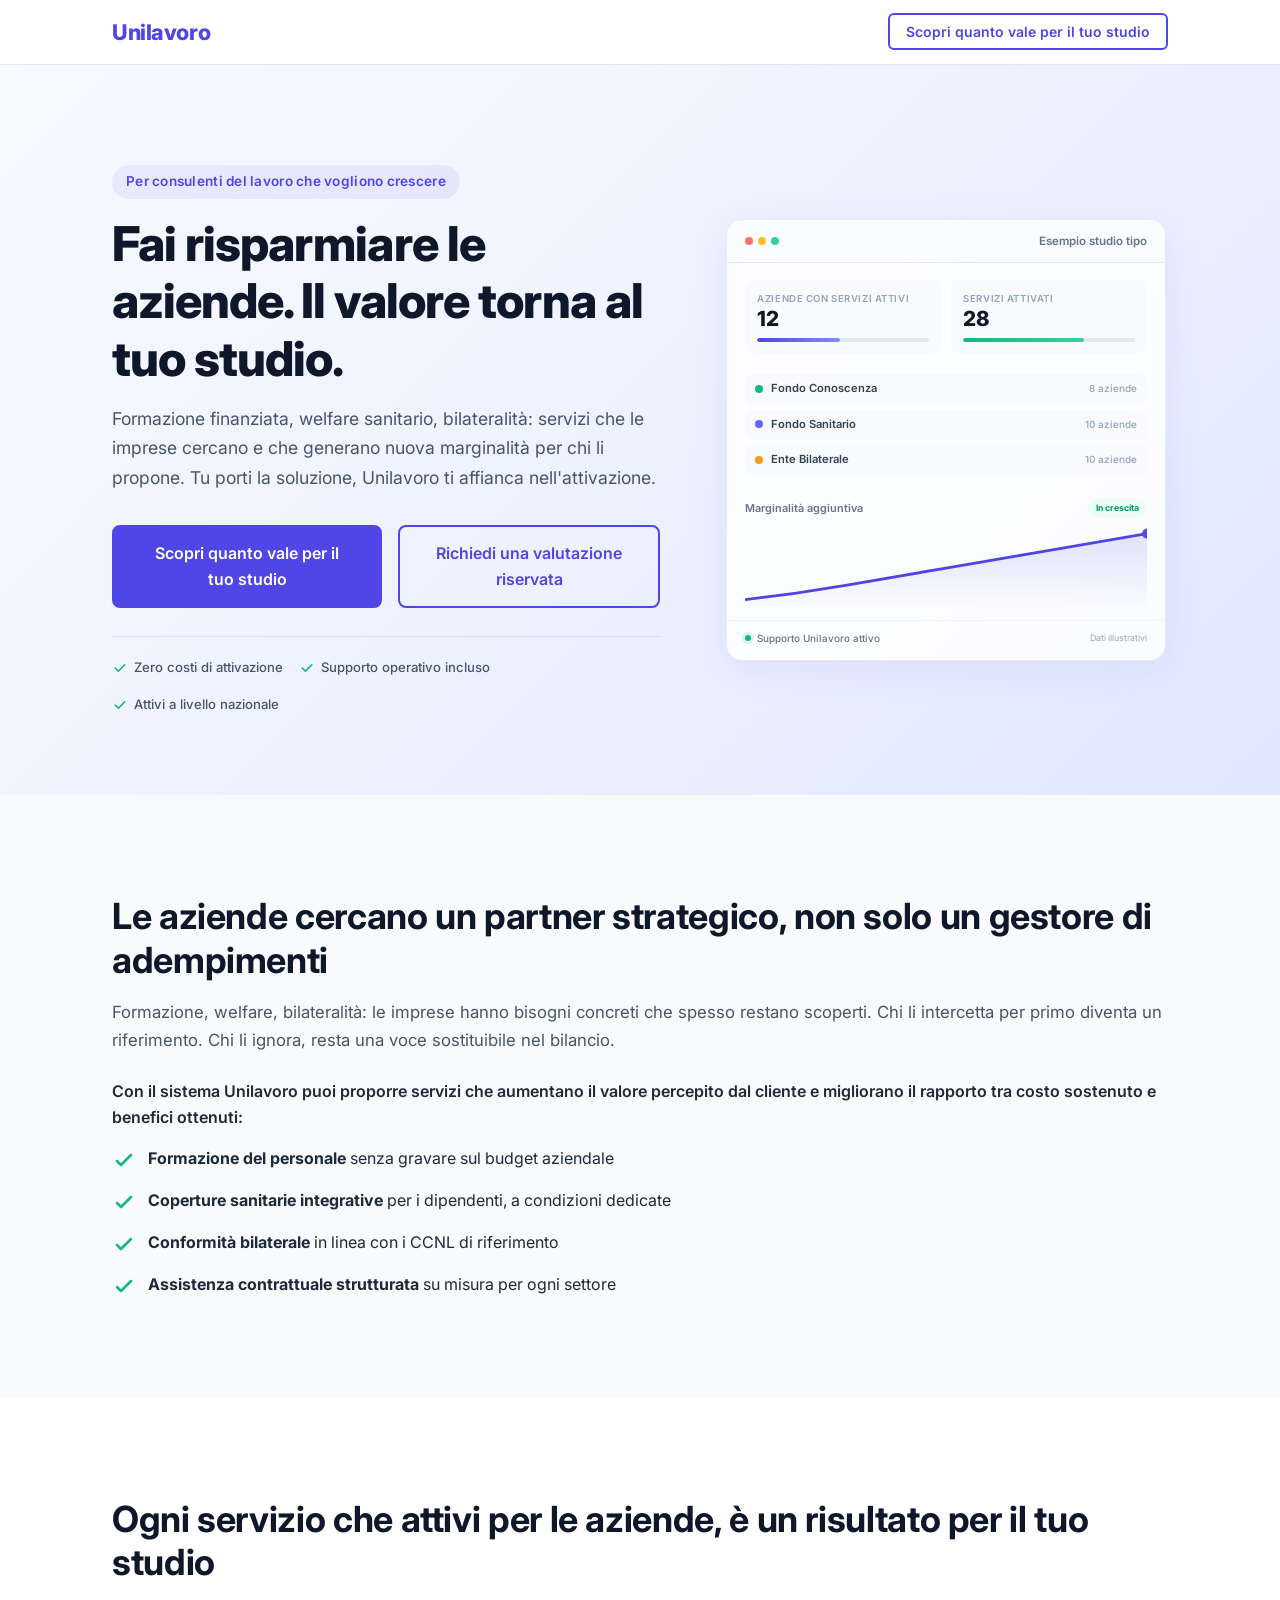
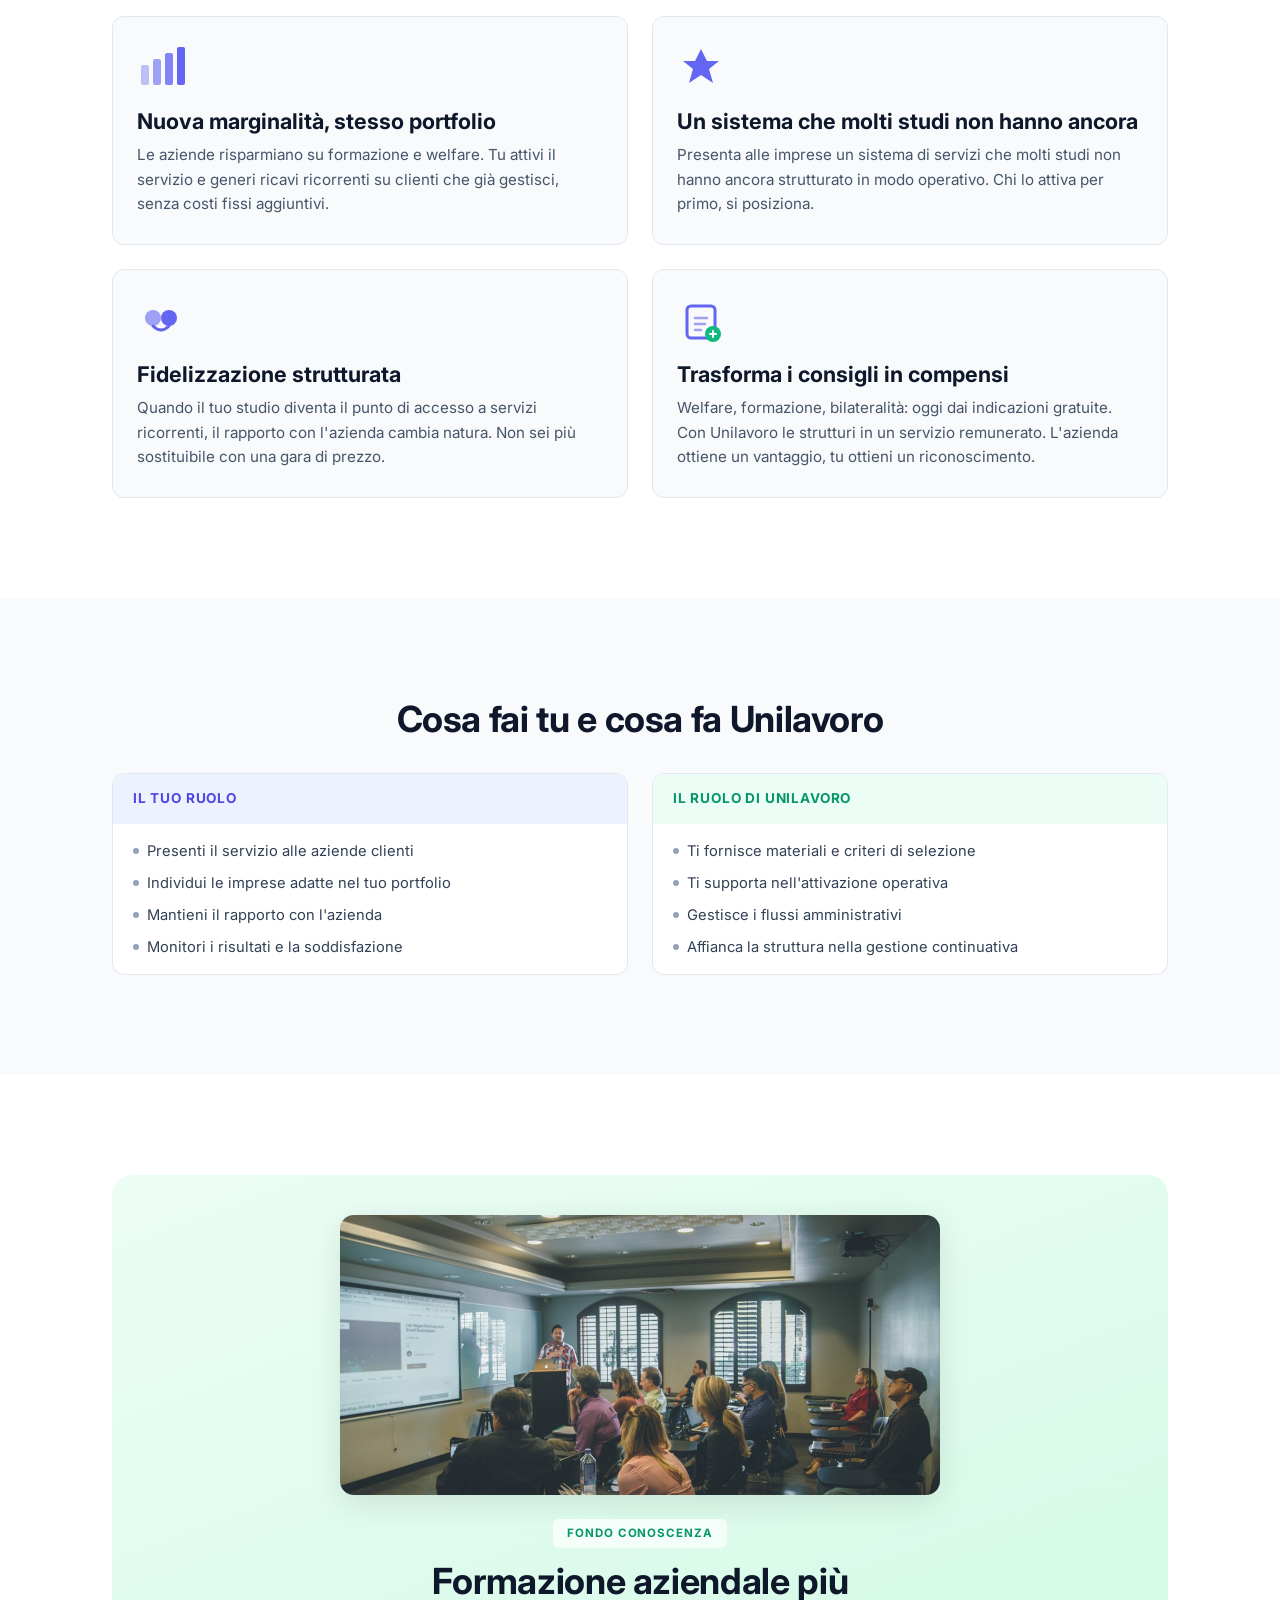
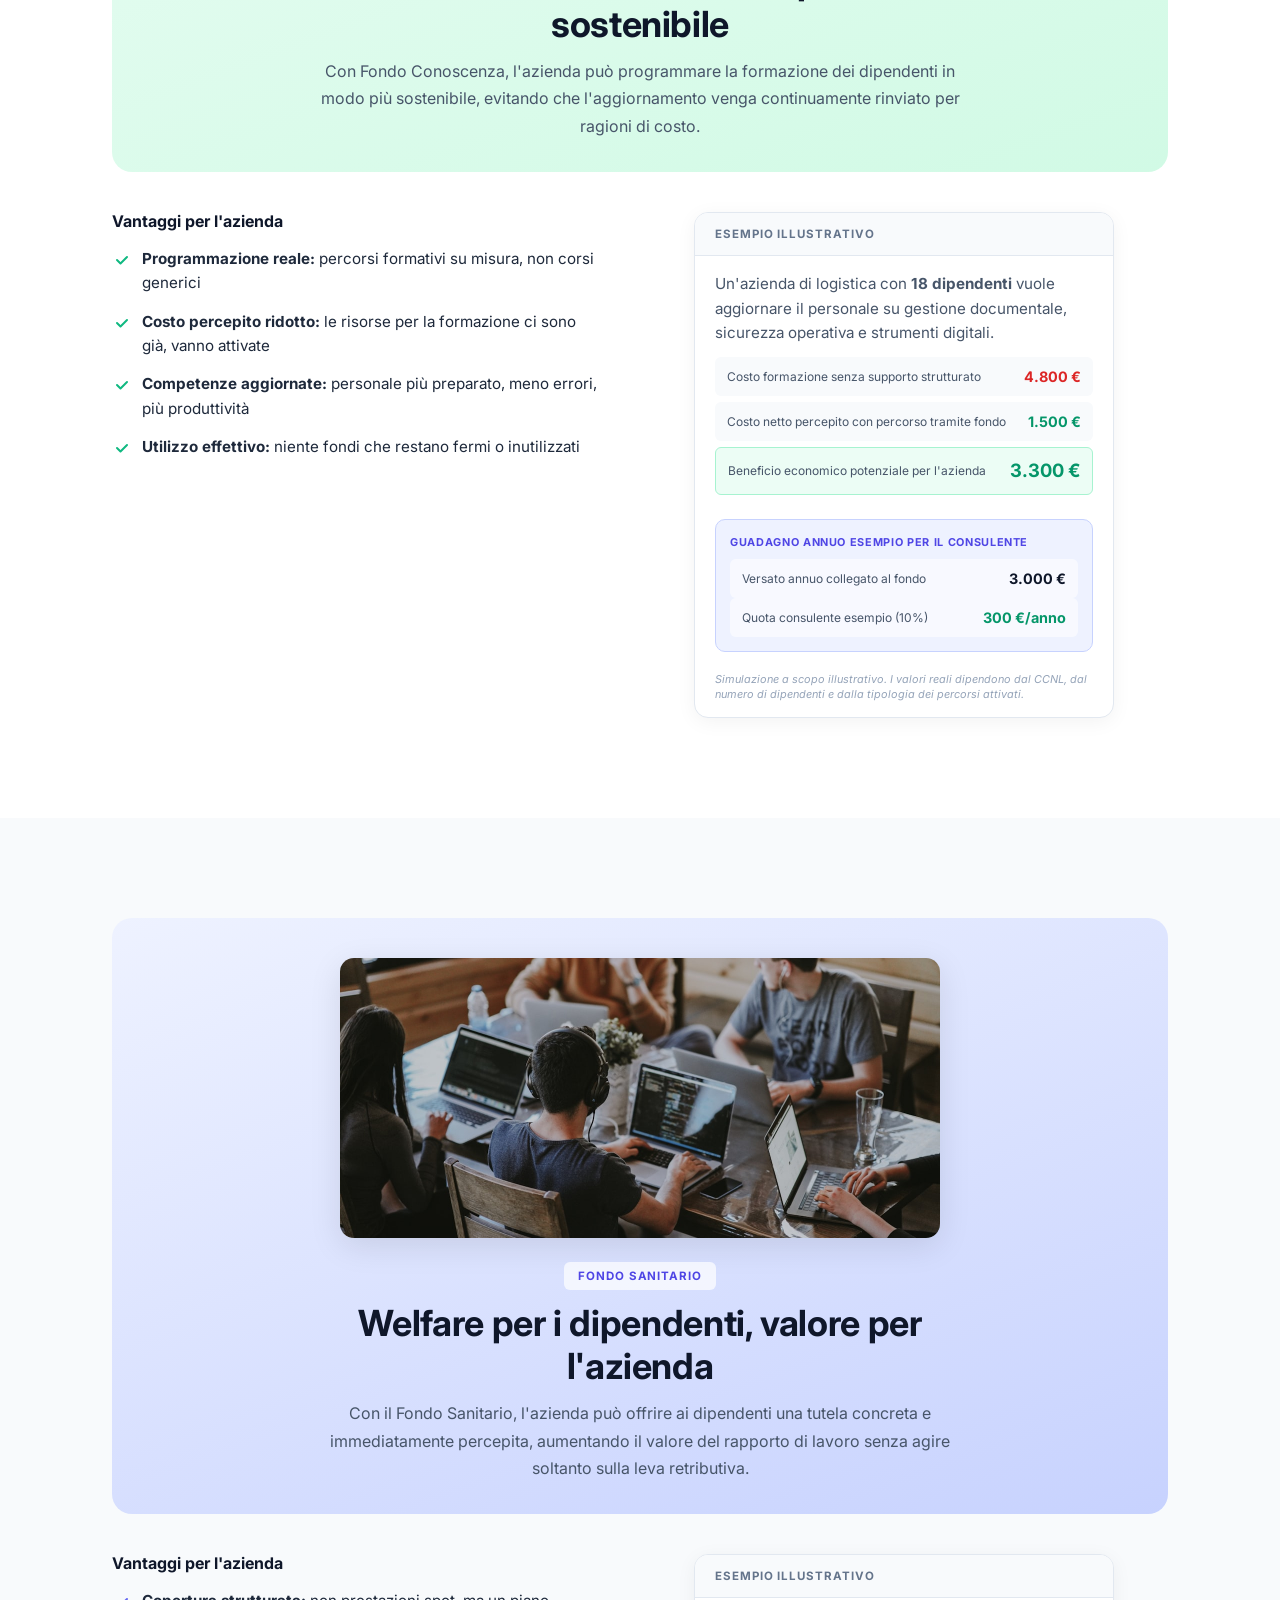
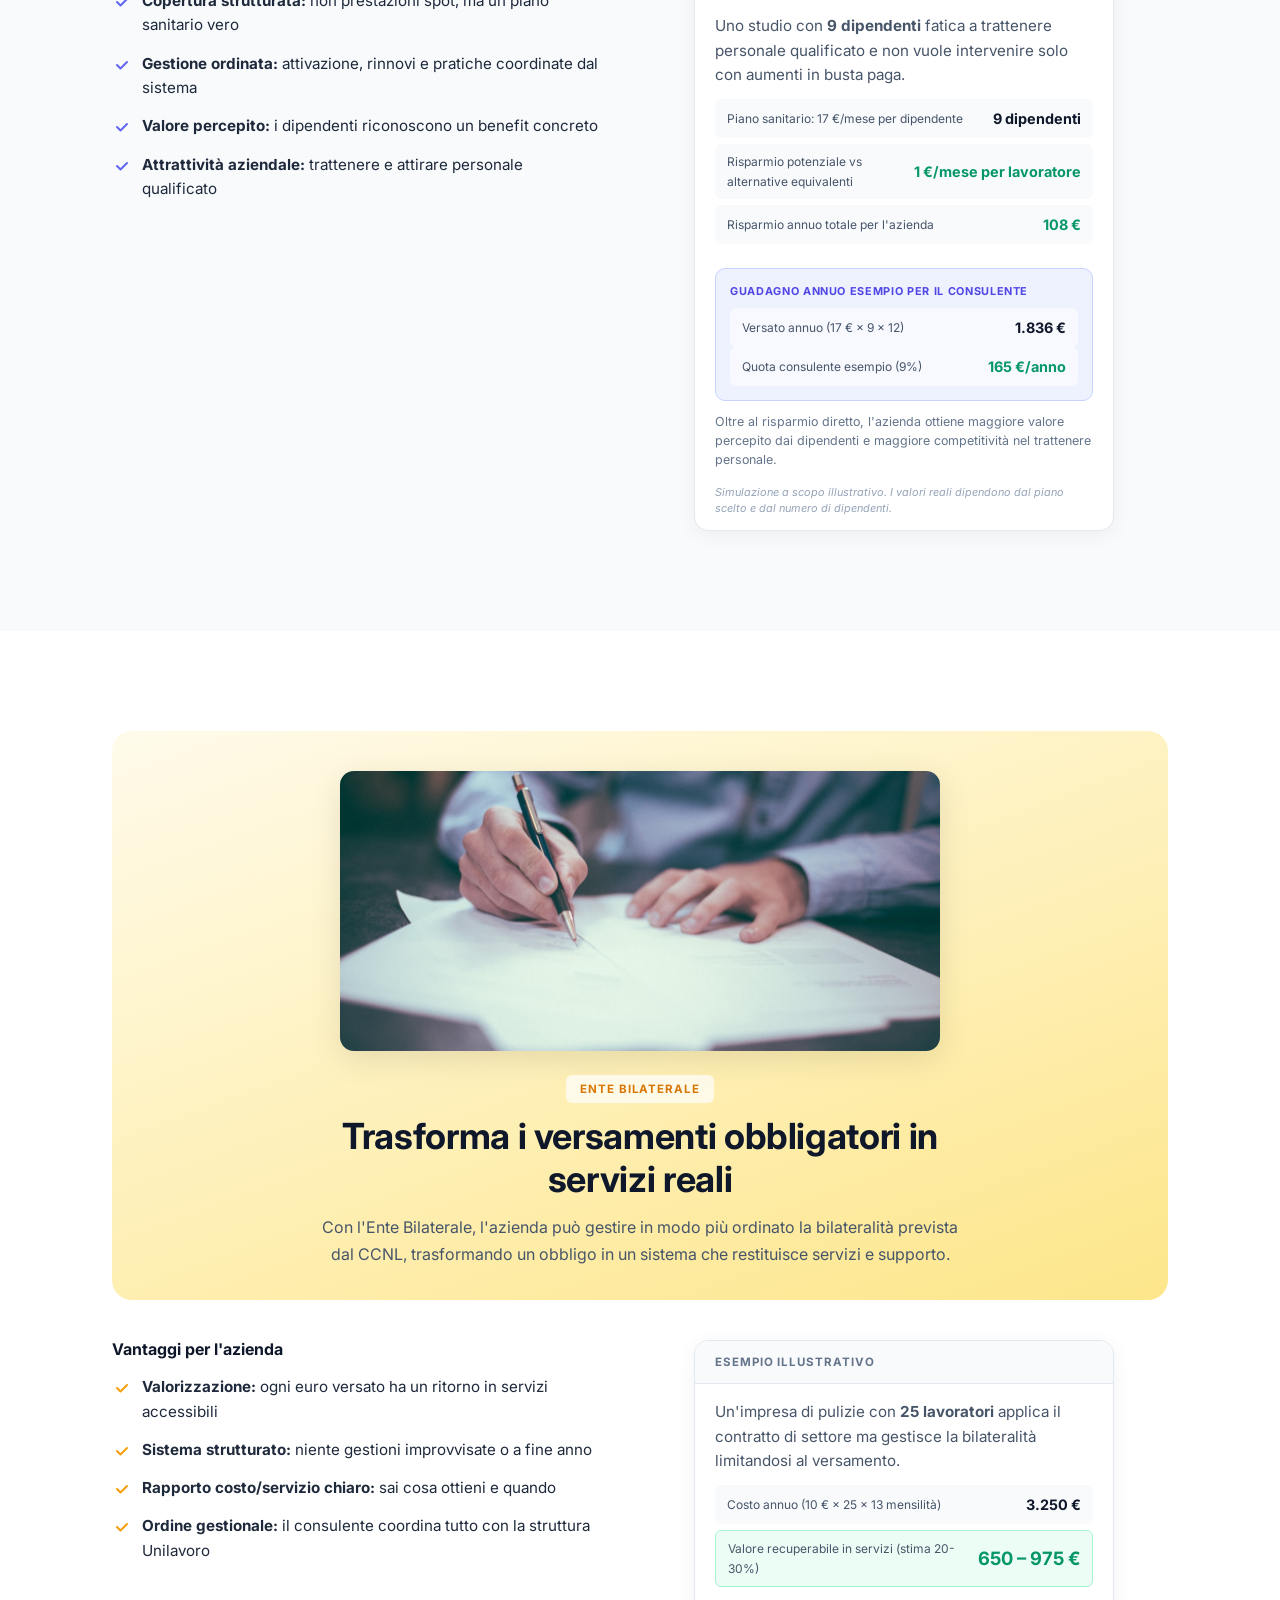
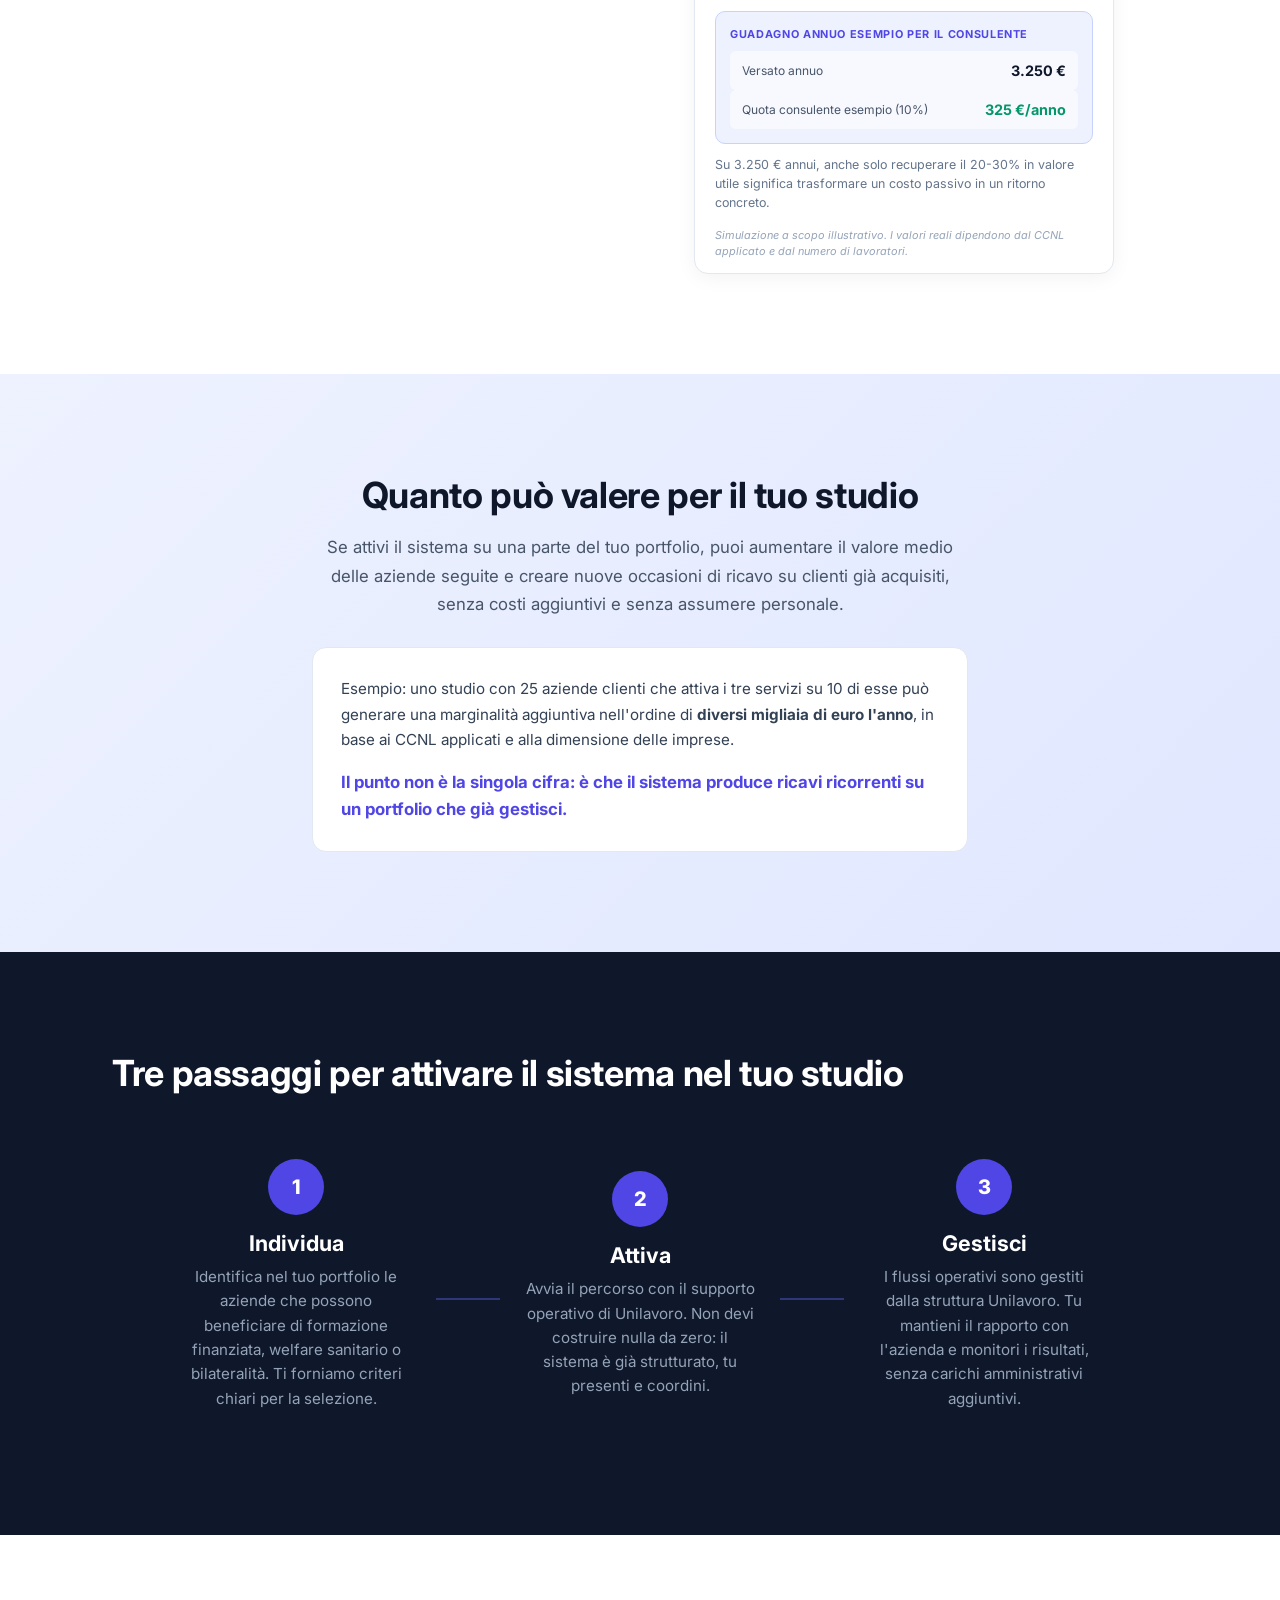
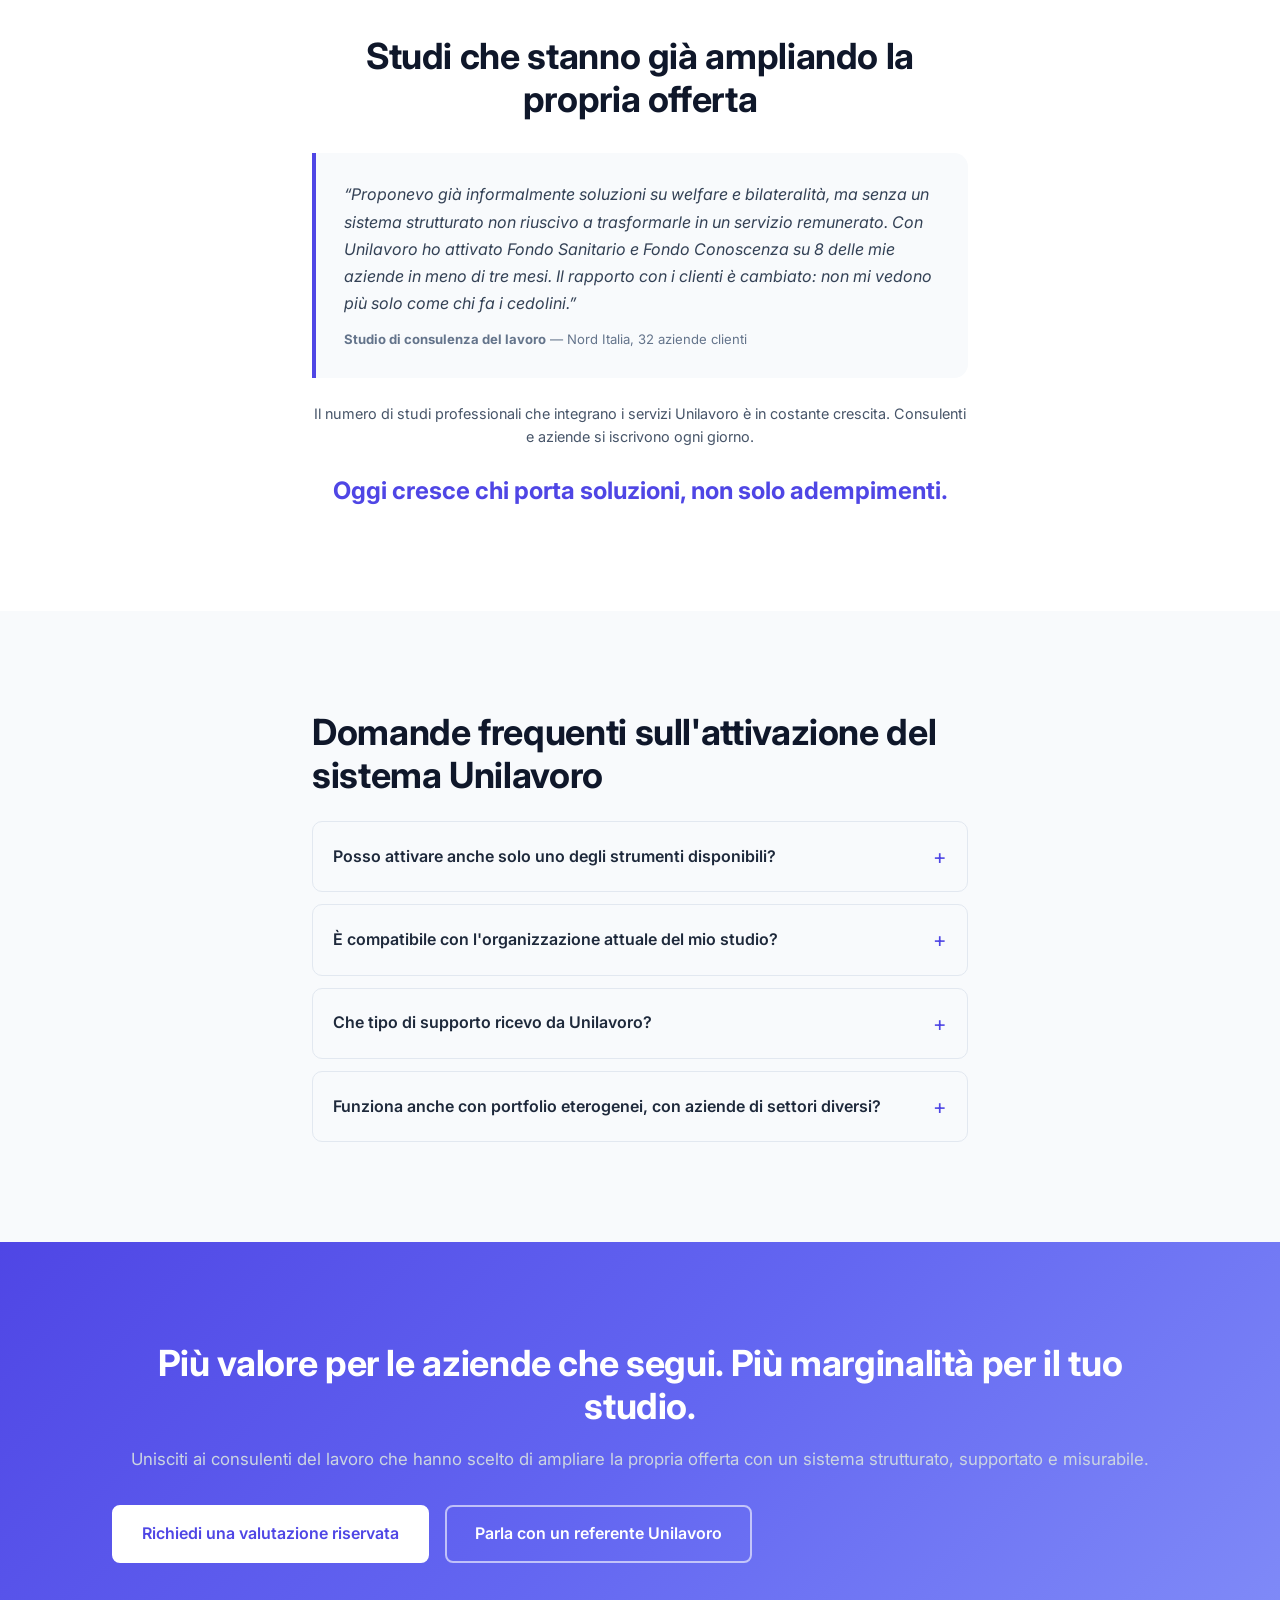
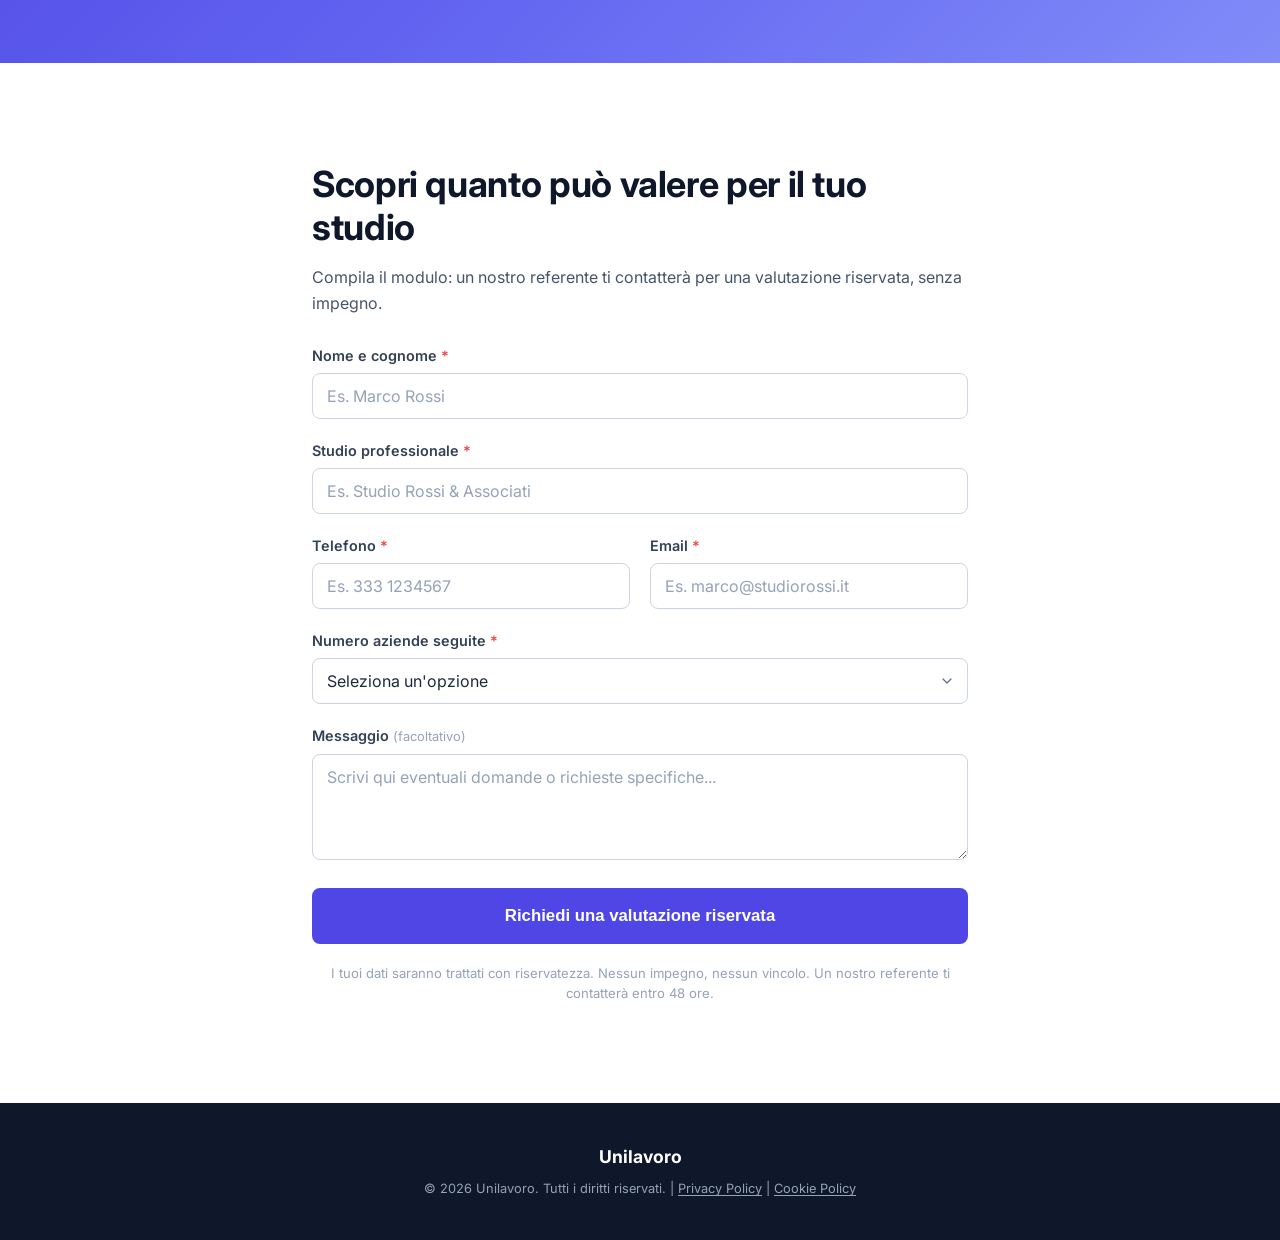
<file: index.html>
<!DOCTYPE html>
<html lang="it" dir="ltr">
<head>
  <meta charset="UTF-8">
  <meta name="viewport" content="width=device-width, initial-scale=1.0">
  <title>Unilavoro per Consulenti del Lavoro | Amplia i Servizi dello Studio</title>
  <meta name="description" content="Aumenta la marginalità del tuo studio e fidelizza le aziende clienti con Fondo Sanitario, Fondo Conoscenza ed Ente Bilaterale. Scopri il sistema Unilavoro.">
  <link rel="canonical" href="https://www.unilavoro.it/consulenti-del-lavoro">
  <link rel="alternate" hreflang="it-IT" href="https://www.unilavoro.it/consulenti-del-lavoro">

  <link rel="preconnect" href="https://fonts.googleapis.com">
  <link rel="preconnect" href="https://fonts.gstatic.com" crossorigin>
  <link href="https://fonts.googleapis.com/css2?family=Inter:wght@400;500;600;700;800&display=swap" rel="stylesheet">
  <link rel="stylesheet" href="style.css">

  <!-- Schema: ProfessionalService -->
  <script type="application/ld+json">
  {
    "@context": "https://schema.org",
    "@type": "ProfessionalService",
    "name": "Unilavoro",
    "description": "Sistema integrato di servizi per consulenti del lavoro: Fondo Conoscenza, Fondo Sanitario, Ente Bilaterale e Assistenza Contrattuale.",
    "url": "https://www.unilavoro.it",
    "areaServed": { "@type": "Country", "name": "IT" },
    "serviceType": "Servizi per consulenti del lavoro"
  }
  </script>

  <!-- Schema: FAQPage -->
  <script type="application/ld+json">
  {
    "@context": "https://schema.org",
    "@type": "FAQPage",
    "mainEntity": [
      {
        "@type": "Question",
        "name": "Posso attivare anche solo uno degli strumenti disponibili?",
        "acceptedAnswer": { "@type": "Answer", "text": "Sì. Il sistema è modulare: puoi iniziare con un singolo servizio — ad esempio il Fondo Sanitario — e integrarne altri nel tempo, in base alle esigenze delle aziende che segui." }
      },
      {
        "@type": "Question",
        "name": "È compatibile con l'organizzazione attuale del mio studio?",
        "acceptedAnswer": { "@type": "Answer", "text": "Il sistema si affianca alla tua operatività, senza modificarla. Non servono software aggiuntivi, nuove assunzioni o riorganizzazioni interne." }
      },
      {
        "@type": "Question",
        "name": "Che tipo di supporto ricevo da Unilavoro?",
        "acceptedAnswer": { "@type": "Answer", "text": "Un referente dedicato ti accompagna dalla fase iniziale di valutazione fino alla gestione operativa. Formazione, materiali e assistenza sono inclusi." }
      },
      {
        "@type": "Question",
        "name": "Funziona anche con portfolio eterogenei, con aziende di settori diversi?",
        "acceptedAnswer": { "@type": "Answer", "text": "Sì. Gli strumenti sono trasversali e adattabili a imprese di ogni dimensione e settore. La proposta viene personalizzata in base al CCNL applicato e alle esigenze specifiche." }
      }
    ]
  }
  </script>
</head>
<body>

  <!-- ========== HEADER ========== -->
  <header class="site-header">
    <div class="container header-inner">
      <a href="/" class="logo" aria-label="Unilavoro — Torna alla homepage">
        <span class="logo-text">Unilavoro</span>
      </a>
      <nav aria-label="Navigazione principale">
        <a href="#form" class="nav-cta">Scopri quanto vale per il tuo studio</a>
      </nav>
    </div>
  </header>

  <!-- ========== 1. HERO ========== -->
  <section id="hero" class="hero" aria-labelledby="hero-heading">
    <div class="container hero-inner">
      <div class="hero-content fade-in">
        <p class="hero-eyebrow">Per consulenti del lavoro che vogliono crescere</p>
        <h1 id="hero-heading">Fai risparmiare le aziende. Il valore torna al tuo studio.</h1>
        <p class="hero-sub">Formazione finanziata, welfare sanitario, bilateralità: servizi che le imprese cercano e che generano nuova marginalità per chi li propone. Tu porti la soluzione, Unilavoro ti affianca nell'attivazione.</p>
        <div class="hero-ctas">
          <a href="#form" class="btn btn-primary" data-cta-id="hero-scopri">Scopri quanto vale per il tuo studio</a>
          <a href="#form" class="btn btn-secondary" data-cta-id="hero-confronto">Richiedi una valutazione riservata</a>
        </div>
        <div class="hero-trust">
          <span class="trust-item">
            <svg viewBox="0 0 20 20" fill="none" aria-hidden="true"><path d="M16.707 5.293a1 1 0 010 1.414l-8 8a1 1 0 01-1.414 0l-4-4a1 1 0 011.414-1.414L8 12.586l7.293-7.293a1 1 0 011.414 0z" fill="#10B981"/></svg>
            Zero costi di attivazione
          </span>
          <span class="trust-item">
            <svg viewBox="0 0 20 20" fill="none" aria-hidden="true"><path d="M16.707 5.293a1 1 0 010 1.414l-8 8a1 1 0 01-1.414 0l-4-4a1 1 0 011.414-1.414L8 12.586l7.293-7.293a1 1 0 011.414 0z" fill="#10B981"/></svg>
            Supporto operativo incluso
          </span>
          <span class="trust-item">
            <svg viewBox="0 0 20 20" fill="none" aria-hidden="true"><path d="M16.707 5.293a1 1 0 010 1.414l-8 8a1 1 0 01-1.414 0l-4-4a1 1 0 011.414-1.414L8 12.586l7.293-7.293a1 1 0 011.414 0z" fill="#10B981"/></svg>
            Attivi a livello nazionale
          </span>
        </div>
      </div>
      <div class="hero-visual fade-in fade-in--delay">
        <div class="hero-dashboard" role="img" aria-label="Esempio illustrativo: dashboard di uno studio con servizi attivati">
          <div class="dash-panel">
            <div class="dash-header">
              <div class="dash-dots"><span></span><span></span><span></span></div>
              <span class="dash-title">Esempio studio tipo</span>
            </div>
            <div class="dash-metrics">
              <div class="dash-metric">
                <span class="dash-metric-label">Aziende con servizi attivi</span>
                <span class="dash-metric-value">12</span>
                <div class="dash-metric-bar"><div class="dash-metric-fill dash-metric-fill--indigo" style="width:48%"></div></div>
              </div>
              <div class="dash-metric">
                <span class="dash-metric-label">Servizi attivati</span>
                <span class="dash-metric-value">28</span>
                <div class="dash-metric-bar"><div class="dash-metric-fill dash-metric-fill--green" style="width:70%"></div></div>
              </div>
            </div>
            <div class="dash-services">
              <div class="dash-service-row">
                <span class="dash-service-dot" style="background:#10b981"></span>
                <span class="dash-service-name">Fondo Conoscenza</span>
                <span class="dash-service-count">8 aziende</span>
              </div>
              <div class="dash-service-row">
                <span class="dash-service-dot" style="background:#6366f1"></span>
                <span class="dash-service-name">Fondo Sanitario</span>
                <span class="dash-service-count">10 aziende</span>
              </div>
              <div class="dash-service-row">
                <span class="dash-service-dot" style="background:#f59e0b"></span>
                <span class="dash-service-name">Ente Bilaterale</span>
                <span class="dash-service-count">10 aziende</span>
              </div>
            </div>
            <div class="dash-chart">
              <div class="dash-chart-header">
                <span class="dash-chart-title">Marginalità aggiuntiva</span>
                <span class="dash-chart-badge">In crescita</span>
              </div>
              <svg class="dash-chart-svg" viewBox="0 0 280 60" fill="none" aria-hidden="true">
                <defs><linearGradient id="chartGradC" x1="0" y1="0" x2="0" y2="1"><stop offset="0%" stop-color="#4f46e5" stop-opacity="0.15"/><stop offset="100%" stop-color="#4f46e5" stop-opacity="0"/></linearGradient></defs>
                <path d="M0 52 Q35 48 70 42 T140 30 T210 18 T280 6" stroke="#4f46e5" stroke-width="2" fill="none" stroke-linecap="round" class="dash-chart-line"/>
                <path d="M0 52 Q35 48 70 42 T140 30 T210 18 T280 6 V60 H0 Z" fill="url(#chartGradC)" class="dash-chart-area"/>
                <circle cx="280" cy="6" r="3.5" fill="#4f46e5" class="dash-chart-dot"/>
              </svg>
            </div>
            <div class="dash-bottom">
              <div class="dash-status"><span class="dash-status-dot dash-status-dot--active"></span><span>Supporto Unilavoro attivo</span></div>
              <span class="dash-disclaimer">Dati illustrativi</span>
            </div>
          </div>
        </div>
      </div>
    </div>
  </section>

  <!-- ========== 2. PROBLEMA / OPPORTUNITÀ ========== -->
  <section id="problema" class="section section--light reveal" aria-labelledby="problema-heading">
    <div class="container">
      <h2 id="problema-heading">Le aziende cercano un partner strategico, non solo un gestore di adempimenti</h2>
      <p class="section-intro">Formazione, welfare, bilateralità: le imprese hanno bisogni concreti che spesso restano scoperti. Chi li intercetta per primo diventa un riferimento. Chi li ignora, resta una voce sostituibile nel bilancio.</p>
      <p class="section-lead">Con il sistema Unilavoro puoi proporre servizi che aumentano il valore percepito dal cliente e migliorano il rapporto tra costo sostenuto e benefici ottenuti:</p>
      <ul class="check-list">
        <li>
          <svg class="check-icon" viewBox="0 0 24 24" fill="none" aria-hidden="true"><path d="M5 13l4 4L19 7" stroke="#10B981" stroke-width="2.5" stroke-linecap="round" stroke-linejoin="round"/></svg>
          <span><strong>Formazione del personale</strong> senza gravare sul budget aziendale</span>
        </li>
        <li>
          <svg class="check-icon" viewBox="0 0 24 24" fill="none" aria-hidden="true"><path d="M5 13l4 4L19 7" stroke="#10B981" stroke-width="2.5" stroke-linecap="round" stroke-linejoin="round"/></svg>
          <span><strong>Coperture sanitarie integrative</strong> per i dipendenti, a condizioni dedicate</span>
        </li>
        <li>
          <svg class="check-icon" viewBox="0 0 24 24" fill="none" aria-hidden="true"><path d="M5 13l4 4L19 7" stroke="#10B981" stroke-width="2.5" stroke-linecap="round" stroke-linejoin="round"/></svg>
          <span><strong>Conformità bilaterale</strong> in linea con i CCNL di riferimento</span>
        </li>
        <li>
          <svg class="check-icon" viewBox="0 0 24 24" fill="none" aria-hidden="true"><path d="M5 13l4 4L19 7" stroke="#10B981" stroke-width="2.5" stroke-linecap="round" stroke-linejoin="round"/></svg>
          <span><strong>Assistenza contrattuale strutturata</strong> su misura per ogni settore</span>
        </li>
      </ul>
    </div>
  </section>

  <!-- ========== 3. VANTAGGI PER IL CONSULENTE ========== -->
  <section id="vantaggi" class="section section--white reveal" aria-labelledby="vantaggi-heading">
    <div class="container">
      <h2 id="vantaggi-heading">Ogni servizio che attivi per le aziende, è un risultato per il tuo studio</h2>
      <div class="card-grid">
        <div class="card">
          <div class="card-icon" aria-hidden="true">
            <svg viewBox="0 0 48 48" fill="none"><rect x="4" y="20" width="8" height="20" rx="2" fill="#6366F1" opacity="0.4"/><rect x="16" y="14" width="8" height="26" rx="2" fill="#6366F1" opacity="0.6"/><rect x="28" y="8" width="8" height="32" rx="2" fill="#6366F1" opacity="0.8"/><rect x="40" y="2" width="8" height="38" rx="2" fill="#6366F1"/></svg>
          </div>
          <h3>Nuova marginalità, stesso portfolio</h3>
          <p>Le aziende risparmiano su formazione e welfare. Tu attivi il servizio e generi ricavi ricorrenti su clienti che già gestisci, senza costi fissi aggiuntivi.</p>
        </div>
        <div class="card">
          <div class="card-icon" aria-hidden="true">
            <svg viewBox="0 0 48 48" fill="none"><path d="M24 4L30 16H42L32 24L36 38L24 30L12 38L16 24L6 16H18L24 4Z" fill="#6366F1"/></svg>
          </div>
          <h3>Un sistema che molti studi non hanno ancora</h3>
          <p>Presenta alle imprese un sistema di servizi che molti studi non hanno ancora strutturato in modo operativo. Chi lo attiva per primo, si posiziona.</p>
        </div>
        <div class="card">
          <div class="card-icon" aria-hidden="true">
            <svg viewBox="0 0 48 48" fill="none"><path d="M16 28C16 28 20 32 24 32C28 32 32 28 32 28" stroke="#6366F1" stroke-width="3" stroke-linecap="round"/><circle cx="16" cy="20" r="8" fill="#6366F1" opacity="0.6"/><circle cx="32" cy="20" r="8" fill="#6366F1"/></svg>
          </div>
          <h3>Fidelizzazione strutturata</h3>
          <p>Quando il tuo studio diventa il punto di accesso a servizi ricorrenti, il rapporto con l'azienda cambia natura. Non sei più sostituibile con una gara di prezzo.</p>
        </div>
        <div class="card">
          <div class="card-icon" aria-hidden="true">
            <svg viewBox="0 0 48 48" fill="none"><rect x="10" y="8" width="28" height="32" rx="4" stroke="#6366F1" stroke-width="3" fill="none"/><path d="M18 20H30M18 26H28M18 32H24" stroke="#6366F1" stroke-width="2.5" stroke-linecap="round" opacity="0.6"/><circle cx="36" cy="36" r="8" fill="#10B981"/><path d="M33 36H39M36 33V39" stroke="white" stroke-width="2" stroke-linecap="round"/></svg>
          </div>
          <h3>Trasforma i consigli in compensi</h3>
          <p>Welfare, formazione, bilateralità: oggi dai indicazioni gratuite. Con Unilavoro le strutturi in un servizio remunerato. L'azienda ottiene un vantaggio, tu ottieni un riconoscimento.</p>
        </div>
      </div>
    </div>
  </section>

  <!-- ========== 4. COSA FAI TU E COSA FA UNILAVORO ========== -->
  <section id="ruoli" class="section section--light reveal" aria-labelledby="ruoli-heading">
    <div class="container">
      <h2 id="ruoli-heading" class="text-center">Cosa fai tu e cosa fa Unilavoro</h2>
      <div class="roles-grid">
        <div class="role-col">
          <div class="role-header role-header--you">Il tuo ruolo</div>
          <ul class="role-list">
            <li>Presenti il servizio alle aziende clienti</li>
            <li>Individui le imprese adatte nel tuo portfolio</li>
            <li>Mantieni il rapporto con l'azienda</li>
            <li>Monitori i risultati e la soddisfazione</li>
          </ul>
        </div>
        <div class="role-col">
          <div class="role-header role-header--uni">Il ruolo di Unilavoro</div>
          <ul class="role-list">
            <li>Ti fornisce materiali e criteri di selezione</li>
            <li>Ti supporta nell'attivazione operativa</li>
            <li>Gestisce i flussi amministrativi</li>
            <li>Affianca la struttura nella gestione continuativa</li>
          </ul>
        </div>
      </div>
    </div>
  </section>

  <!-- ========== 5. FONDO CONOSCENZA ========== -->
  <section id="fondo-conoscenza" class="section section--white reveal" aria-labelledby="fc-heading">
    <div class="container">
      <!-- Illustrazione grande centrata -->
      <div class="fund-hero fund-hero--emerald">
        <div class="fund-photo">
          <img src="img/formazione.jpg" alt="Formazione aziendale: dipendenti durante un corso di aggiornamento in azienda" loading="lazy" width="800" height="450">
        </div>
        <div class="fund-badge-label">Fondo Conoscenza</div>
        <h2 id="fc-heading" class="fund-title">Formazione aziendale più sostenibile</h2>
        <p class="fund-subtitle">Con Fondo Conoscenza, l'azienda può programmare la formazione dei dipendenti in modo più sostenibile, evitando che l'aggiornamento venga continuamente rinviato per ragioni di costo.</p>
      </div>
      <!-- Contenuto + Case card -->
      <div class="fund-body">
        <div class="fund-features">
          <h3 class="fund-features-title">Vantaggi per l'azienda</h3>
          <ul class="tool-list">
            <li><svg class="tool-check" viewBox="0 0 20 20" fill="none" aria-hidden="true"><path d="M5 10l3.5 3.5L15 7" stroke="#10B981" stroke-width="2" stroke-linecap="round" stroke-linejoin="round"/></svg><span><strong>Programmazione reale:</strong> percorsi formativi su misura, non corsi generici</span></li>
            <li><svg class="tool-check" viewBox="0 0 20 20" fill="none" aria-hidden="true"><path d="M5 10l3.5 3.5L15 7" stroke="#10B981" stroke-width="2" stroke-linecap="round" stroke-linejoin="round"/></svg><span><strong>Costo percepito ridotto:</strong> le risorse per la formazione ci sono già, vanno attivate</span></li>
            <li><svg class="tool-check" viewBox="0 0 20 20" fill="none" aria-hidden="true"><path d="M5 10l3.5 3.5L15 7" stroke="#10B981" stroke-width="2" stroke-linecap="round" stroke-linejoin="round"/></svg><span><strong>Competenze aggiornate:</strong> personale più preparato, meno errori, più produttività</span></li>
            <li><svg class="tool-check" viewBox="0 0 20 20" fill="none" aria-hidden="true"><path d="M5 10l3.5 3.5L15 7" stroke="#10B981" stroke-width="2" stroke-linecap="round" stroke-linejoin="round"/></svg><span><strong>Utilizzo effettivo:</strong> niente fondi che restano fermi o inutilizzati</span></li>
          </ul>
        </div>
        <div class="fund-case">
          <div class="case-card case-card--large">
            <div class="case-header">Esempio illustrativo</div>
            <p class="case-scenario">Un'azienda di logistica con <strong>18 dipendenti</strong> vuole aggiornare il personale su gestione documentale, sicurezza operativa e strumenti digitali.</p>
            <div class="case-numbers">
              <div class="case-row"><span class="case-label">Costo formazione senza supporto strutturato</span><span class="case-val case-val--red">4.800 &euro;</span></div>
              <div class="case-row"><span class="case-label">Costo netto percepito con percorso tramite fondo</span><span class="case-val case-val--green">1.500 &euro;</span></div>
              <div class="case-row case-row--highlight"><span class="case-label">Beneficio economico potenziale per l'azienda</span><span class="case-val case-val--big">3.300 &euro;</span></div>
            </div>
            <div class="case-consulente">
              <span class="case-consulente-label">Guadagno annuo esempio per il consulente</span>
              <div class="case-row"><span class="case-label">Versato annuo collegato al fondo</span><span class="case-val">3.000 &euro;</span></div>
              <div class="case-row"><span class="case-label">Quota consulente esempio (10%)</span><span class="case-val case-val--green">300 &euro;/anno</span></div>
            </div>
            <p class="case-disclaimer">Simulazione a scopo illustrativo. I valori reali dipendono dal CCNL, dal numero di dipendenti e dalla tipologia dei percorsi attivati.</p>
          </div>
        </div>
      </div>
    </div>
  </section>

  <!-- ========== 6. FONDO SANITARIO ========== -->
  <section id="fondo-sanitario" class="section section--light reveal" aria-labelledby="fs-heading">
    <div class="container">
      <div class="fund-hero fund-hero--indigo">
        <div class="fund-photo">
          <img src="img/welfare.jpg" alt="Team aziendale: stretta di mano tra colleghi in ambiente di lavoro protetto" loading="lazy" width="800" height="450">
        </div>
        <div class="fund-badge-label fund-badge-label--indigo">Fondo Sanitario</div>
        <h2 id="fs-heading" class="fund-title">Welfare per i dipendenti, valore per l'azienda</h2>
        <p class="fund-subtitle">Con il Fondo Sanitario, l'azienda può offrire ai dipendenti una tutela concreta e immediatamente percepita, aumentando il valore del rapporto di lavoro senza agire soltanto sulla leva retributiva.</p>
      </div>
      <div class="fund-body">
        <div class="fund-features">
          <h3 class="fund-features-title">Vantaggi per l'azienda</h3>
          <ul class="tool-list">
            <li><svg class="tool-check" viewBox="0 0 20 20" fill="none" aria-hidden="true"><path d="M5 10l3.5 3.5L15 7" stroke="#6366F1" stroke-width="2" stroke-linecap="round" stroke-linejoin="round"/></svg><span><strong>Copertura strutturata:</strong> non prestazioni spot, ma un piano sanitario vero</span></li>
            <li><svg class="tool-check" viewBox="0 0 20 20" fill="none" aria-hidden="true"><path d="M5 10l3.5 3.5L15 7" stroke="#6366F1" stroke-width="2" stroke-linecap="round" stroke-linejoin="round"/></svg><span><strong>Gestione ordinata:</strong> attivazione, rinnovi e pratiche coordinate dal sistema</span></li>
            <li><svg class="tool-check" viewBox="0 0 20 20" fill="none" aria-hidden="true"><path d="M5 10l3.5 3.5L15 7" stroke="#6366F1" stroke-width="2" stroke-linecap="round" stroke-linejoin="round"/></svg><span><strong>Valore percepito:</strong> i dipendenti riconoscono un benefit concreto</span></li>
            <li><svg class="tool-check" viewBox="0 0 20 20" fill="none" aria-hidden="true"><path d="M5 10l3.5 3.5L15 7" stroke="#6366F1" stroke-width="2" stroke-linecap="round" stroke-linejoin="round"/></svg><span><strong>Attrattività aziendale:</strong> trattenere e attirare personale qualificato</span></li>
          </ul>
        </div>
        <div class="fund-case">
          <div class="case-card case-card--large">
            <div class="case-header">Esempio illustrativo</div>
            <p class="case-scenario">Uno studio con <strong>9 dipendenti</strong> fatica a trattenere personale qualificato e non vuole intervenire solo con aumenti in busta paga.</p>
            <div class="case-numbers">
              <div class="case-row"><span class="case-label">Piano sanitario: 17 &euro;/mese per dipendente</span><span class="case-val">9 dipendenti</span></div>
              <div class="case-row"><span class="case-label">Risparmio potenziale vs alternative equivalenti</span><span class="case-val case-val--green">1 &euro;/mese per lavoratore</span></div>
              <div class="case-row"><span class="case-label">Risparmio annuo totale per l'azienda</span><span class="case-val case-val--green">108 &euro;</span></div>
            </div>
            <div class="case-consulente">
              <span class="case-consulente-label">Guadagno annuo esempio per il consulente</span>
              <div class="case-row"><span class="case-label">Versato annuo (17 &euro; &times; 9 &times; 12)</span><span class="case-val">1.836 &euro;</span></div>
              <div class="case-row"><span class="case-label">Quota consulente esempio (9%)</span><span class="case-val case-val--green">165 &euro;/anno</span></div>
            </div>
            <p class="case-extra">Oltre al risparmio diretto, l'azienda ottiene maggiore valore percepito dai dipendenti e maggiore competitività nel trattenere personale.</p>
            <p class="case-disclaimer">Simulazione a scopo illustrativo. I valori reali dipendono dal piano scelto e dal numero di dipendenti.</p>
          </div>
        </div>
      </div>
    </div>
  </section>

  <!-- ========== 7. ENTE BILATERALE ========== -->
  <section id="ente-bilaterale" class="section section--white reveal" aria-labelledby="eb-heading">
    <div class="container">
      <div class="fund-hero fund-hero--amber">
        <div class="fund-photo">
          <img src="img/bilateralita.jpg" alt="Sicurezza e conformità sul lavoro: casco protettivo e guanti in cantiere" loading="lazy" width="800" height="450">
        </div>
        <div class="fund-badge-label fund-badge-label--amber">Ente Bilaterale</div>
        <h2 id="eb-heading" class="fund-title">Trasforma i versamenti obbligatori in servizi reali</h2>
        <p class="fund-subtitle">Con l'Ente Bilaterale, l'azienda può gestire in modo più ordinato la bilateralità prevista dal CCNL, trasformando un obbligo in un sistema che restituisce servizi e supporto.</p>
      </div>
      <div class="fund-body">
        <div class="fund-features">
          <h3 class="fund-features-title">Vantaggi per l'azienda</h3>
          <ul class="tool-list">
            <li><svg class="tool-check" viewBox="0 0 20 20" fill="none" aria-hidden="true"><path d="M5 10l3.5 3.5L15 7" stroke="#F59E0B" stroke-width="2" stroke-linecap="round" stroke-linejoin="round"/></svg><span><strong>Valorizzazione:</strong> ogni euro versato ha un ritorno in servizi accessibili</span></li>
            <li><svg class="tool-check" viewBox="0 0 20 20" fill="none" aria-hidden="true"><path d="M5 10l3.5 3.5L15 7" stroke="#F59E0B" stroke-width="2" stroke-linecap="round" stroke-linejoin="round"/></svg><span><strong>Sistema strutturato:</strong> niente gestioni improvvisate o a fine anno</span></li>
            <li><svg class="tool-check" viewBox="0 0 20 20" fill="none" aria-hidden="true"><path d="M5 10l3.5 3.5L15 7" stroke="#F59E0B" stroke-width="2" stroke-linecap="round" stroke-linejoin="round"/></svg><span><strong>Rapporto costo/servizio chiaro:</strong> sai cosa ottieni e quando</span></li>
            <li><svg class="tool-check" viewBox="0 0 20 20" fill="none" aria-hidden="true"><path d="M5 10l3.5 3.5L15 7" stroke="#F59E0B" stroke-width="2" stroke-linecap="round" stroke-linejoin="round"/></svg><span><strong>Ordine gestionale:</strong> il consulente coordina tutto con la struttura Unilavoro</span></li>
          </ul>
        </div>
        <div class="fund-case">
          <div class="case-card case-card--large">
            <div class="case-header">Esempio illustrativo</div>
            <p class="case-scenario">Un'impresa di pulizie con <strong>25 lavoratori</strong> applica il contratto di settore ma gestisce la bilateralità limitandosi al versamento.</p>
            <div class="case-numbers">
              <div class="case-row"><span class="case-label">Costo annuo (10 &euro; &times; 25 &times; 13 mensilità)</span><span class="case-val">3.250 &euro;</span></div>
              <div class="case-row case-row--highlight"><span class="case-label">Valore recuperabile in servizi (stima 20-30%)</span><span class="case-val case-val--big">650 – 975 &euro;</span></div>
            </div>
            <div class="case-consulente">
              <span class="case-consulente-label">Guadagno annuo esempio per il consulente</span>
              <div class="case-row"><span class="case-label">Versato annuo</span><span class="case-val">3.250 &euro;</span></div>
              <div class="case-row"><span class="case-label">Quota consulente esempio (10%)</span><span class="case-val case-val--green">325 &euro;/anno</span></div>
            </div>
            <p class="case-extra">Su 3.250 &euro; annui, anche solo recuperare il 20-30% in valore utile significa trasformare un costo passivo in un ritorno concreto.</p>
            <p class="case-disclaimer">Simulazione a scopo illustrativo. I valori reali dipendono dal CCNL applicato e dal numero di lavoratori.</p>
          </div>
        </div>
      </div>
    </div>
  </section>

  <!-- ========== 8. QUANTO PUÒ VALERE PER IL TUO STUDIO ========== -->
  <section id="valore-studio" class="section section--accent reveal" aria-labelledby="valore-heading">
    <div class="container container--narrow text-center">
      <h2 id="valore-heading">Quanto può valere per il tuo studio</h2>
      <p class="section-intro">Se attivi il sistema su una parte del tuo portfolio, puoi aumentare il valore medio delle aziende seguite e creare nuove occasioni di ricavo su clienti già acquisiti, senza costi aggiuntivi e senza assumere personale.</p>
      <div class="valore-example">
        <p class="valore-scenario">Esempio: uno studio con 25 aziende clienti che attiva i tre servizi su 10 di esse può generare una marginalità aggiuntiva nell'ordine di <strong>diversi migliaia di euro l'anno</strong>, in base ai CCNL applicati e alla dimensione delle imprese.</p>
        <p class="valore-key"><strong>Il punto non è la singola cifra: è che il sistema produce ricavi ricorrenti su un portfolio che già gestisci.</strong></p>
      </div>
    </div>
  </section>

  <!-- ========== 9. COME FUNZIONA (3 step) — TENUTA ========== -->
  <section id="come-funziona" class="section section--dark reveal" aria-labelledby="steps-heading">
    <div class="container">
      <h2 id="steps-heading">Tre passaggi per attivare il sistema nel tuo studio</h2>
      <div class="steps" role="list" aria-label="Processo di attivazione sistema Unilavoro in tre fasi">
        <div class="step" role="listitem">
          <div class="step-number">1</div>
          <h3>Individua</h3>
          <p>Identifica nel tuo portfolio le aziende che possono beneficiare di formazione finanziata, welfare sanitario o bilateralità. Ti forniamo criteri chiari per la selezione.</p>
        </div>
        <div class="step-connector" aria-hidden="true"></div>
        <div class="step" role="listitem">
          <div class="step-number">2</div>
          <h3>Attiva</h3>
          <p>Avvia il percorso con il supporto operativo di Unilavoro. Non devi costruire nulla da zero: il sistema è già strutturato, tu presenti e coordini.</p>
        </div>
        <div class="step-connector" aria-hidden="true"></div>
        <div class="step" role="listitem">
          <div class="step-number">3</div>
          <h3>Gestisci</h3>
          <p>I flussi operativi sono gestiti dalla struttura Unilavoro. Tu mantieni il rapporto con l'azienda e monitori i risultati, senza carichi amministrativi aggiuntivi.</p>
        </div>
      </div>
    </div>
  </section>

  <!-- ========== 10. SOCIAL PROOF / CASO STUDIO ========== -->
  <section id="social-proof" class="section section--white reveal" aria-labelledby="proof-heading">
    <div class="container container--narrow">
      <h2 id="proof-heading" class="text-center">Studi che stanno già ampliando la propria offerta</h2>
      <div class="testimonial">
        <blockquote class="testimonial-quote">
          <p>&ldquo;Proponevo già informalmente soluzioni su welfare e bilateralità, ma senza un sistema strutturato non riuscivo a trasformarle in un servizio remunerato. Con Unilavoro ho attivato Fondo Sanitario e Fondo Conoscenza su 8 delle mie aziende in meno di tre mesi. Il rapporto con i clienti è cambiato: non mi vedono più solo come chi fa i cedolini.&rdquo;</p>
          <footer class="testimonial-author">
            <strong>Studio di consulenza del lavoro</strong> &mdash; Nord Italia, 32 aziende clienti
          </footer>
        </blockquote>
      </div>
      <p class="proof-note text-center">Il numero di studi professionali che integrano i servizi Unilavoro è in costante crescita. Consulenti e aziende si iscrivono ogni giorno.</p>
      <p class="highlight-quote text-center"><strong>Oggi cresce chi porta soluzioni, non solo adempimenti.</strong></p>
    </div>
  </section>

  <!-- ========== 11. FAQ ========== -->
  <section id="faq" class="section section--light reveal" aria-labelledby="faq-heading">
    <div class="container container--narrow">
      <h2 id="faq-heading">Domande frequenti sull'attivazione del sistema Unilavoro</h2>
      <div class="faq-list">
        <details class="faq-item">
          <summary class="faq-question">Posso attivare anche solo uno degli strumenti disponibili?</summary>
          <div class="faq-answer"><p>Sì. Il sistema è modulare: puoi iniziare con un singolo servizio — ad esempio il Fondo Sanitario — e integrarne altri nel tempo, in base alle esigenze delle aziende che segui.</p></div>
        </details>
        <details class="faq-item">
          <summary class="faq-question">È compatibile con l'organizzazione attuale del mio studio?</summary>
          <div class="faq-answer"><p>Il sistema si affianca alla tua operatività, senza modificarla. Non servono software aggiuntivi, nuove assunzioni o riorganizzazioni interne.</p></div>
        </details>
        <details class="faq-item">
          <summary class="faq-question">Che tipo di supporto ricevo da Unilavoro?</summary>
          <div class="faq-answer"><p>Un referente dedicato ti accompagna dalla fase iniziale di valutazione fino alla gestione operativa. Formazione, materiali e assistenza sono inclusi.</p></div>
        </details>
        <details class="faq-item">
          <summary class="faq-question">Funziona anche con portfolio eterogenei, con aziende di settori diversi?</summary>
          <div class="faq-answer"><p>Sì. Gli strumenti sono trasversali e adattabili a imprese di ogni dimensione e settore. La proposta viene personalizzata in base al CCNL applicato e alle esigenze specifiche.</p></div>
        </details>
      </div>
    </div>
  </section>

  <!-- ========== 12. CHIUSURA ========== -->
  <section id="chiusura" class="section section--gradient reveal" aria-labelledby="chiusura-heading">
    <div class="container text-center">
      <h2 id="chiusura-heading">Più valore per le aziende che segui. Più marginalità per il tuo studio.</h2>
      <p class="section-intro">Unisciti ai consulenti del lavoro che hanno scelto di ampliare la propria offerta con un sistema strutturato, supportato e misurabile.</p>
      <div class="hero-ctas">
        <a href="#form" class="btn btn-primary btn-primary--white" data-cta-id="chiusura-confronto">Richiedi una valutazione riservata</a>
        <a href="#form" class="btn btn-secondary btn-secondary--white" data-cta-id="chiusura-scopri">Parla con un referente Unilavoro</a>
      </div>
    </div>
  </section>

  <!-- ========== 13. FORM DI CONTATTO ========== -->
  <section id="form" class="section section--white reveal" aria-labelledby="form-heading">
    <div class="container container--narrow">
      <h2 id="form-heading">Scopri quanto può valere per il tuo studio</h2>
      <p class="form-intro">Compila il modulo: un nostro referente ti contatterà per una valutazione riservata, senza impegno.</p>

      <form class="lead-form" action="#" method="POST" novalidate>
        <div class="hp-field" aria-hidden="true">
          <label for="website">Website</label>
          <input type="text" id="website" name="website" tabindex="-1" autocomplete="off">
        </div>
        <div class="form-group">
          <label for="nome">Nome e cognome <span class="required">*</span></label>
          <input type="text" id="nome" name="nome" required autocomplete="name" placeholder="Es. Marco Rossi">
        </div>
        <div class="form-group">
          <label for="studio">Studio professionale <span class="required">*</span></label>
          <input type="text" id="studio" name="studio" required placeholder="Es. Studio Rossi & Associati">
        </div>
        <div class="form-row">
          <div class="form-group">
            <label for="telefono">Telefono <span class="required">*</span></label>
            <input type="tel" id="telefono" name="telefono" required autocomplete="tel" placeholder="Es. 333 1234567">
          </div>
          <div class="form-group">
            <label for="email">Email <span class="required">*</span></label>
            <input type="email" id="email" name="email" required autocomplete="email" placeholder="Es. marco@studiorossi.it">
          </div>
        </div>
        <div class="form-group">
          <label for="aziende">Numero aziende seguite <span class="required">*</span></label>
          <select id="aziende" name="aziende" required>
            <option value="" disabled selected>Seleziona un'opzione</option>
            <option value="1-10">1 – 10 aziende</option>
            <option value="11-30">11 – 30 aziende</option>
            <option value="31-60">31 – 60 aziende</option>
            <option value="oltre-60">Oltre 60 aziende</option>
          </select>
        </div>
        <div class="form-group">
          <label for="messaggio">Messaggio <span class="optional">(facoltativo)</span></label>
          <textarea id="messaggio" name="messaggio" rows="4" placeholder="Scrivi qui eventuali domande o richieste specifiche..."></textarea>
        </div>
        <button type="submit" class="btn btn-primary btn-submit" data-cta-id="form-submit">Richiedi una valutazione riservata</button>
        <p class="form-disclaimer">I tuoi dati saranno trattati con riservatezza. Nessun impegno, nessun vincolo. Un nostro referente ti contatterà entro 48 ore.</p>
      </form>
    </div>
  </section>

  <!-- ========== FOOTER ========== -->
  <footer class="site-footer">
    <div class="container text-center">
      <p class="footer-brand">Unilavoro</p>
      <p class="footer-legal">&copy; 2026 Unilavoro. Tutti i diritti riservati. | <a href="/privacy">Privacy Policy</a> | <a href="/cookie">Cookie Policy</a></p>
    </div>
  </footer>

  <script defer>
    // Smooth scroll
    document.querySelectorAll('a[href^="#"]').forEach(function(anchor) {
      anchor.addEventListener('click', function(e) {
        var target = document.querySelector(this.getAttribute('href'));
        if (target) { e.preventDefault(); target.scrollIntoView({ behavior: 'smooth', block: 'start' }); }
      });
    });
    // Scroll reveal
    var revealObserver = new IntersectionObserver(function(entries) {
      entries.forEach(function(entry) {
        if (entry.isIntersecting) { entry.target.classList.add('revealed'); revealObserver.unobserve(entry.target); }
      });
    }, { threshold: 0.12, rootMargin: '0px 0px -40px 0px' });
    document.querySelectorAll('.reveal').forEach(function(el) { revealObserver.observe(el); });
    // Staggered cards
    var cardObserver = new IntersectionObserver(function(entries) {
      entries.forEach(function(entry) {
        if (entry.isIntersecting) {
          entry.target.querySelectorAll('.card, .feature, .leva, .step, .faq-item, .role-col').forEach(function(card, i) {
            card.style.transitionDelay = (i * 0.1) + 's';
            card.classList.add('card-visible');
          });
          cardObserver.unobserve(entry.target);
        }
      });
    }, { threshold: 0.1 });
    document.querySelectorAll('.card-grid, .features-list, .leve-grid, .steps, .faq-list, .roles-grid').forEach(function(el) { cardObserver.observe(el); });
    // Form
    document.querySelector('.lead-form').addEventListener('submit', function(e) {
      e.preventDefault();
      if (document.getElementById('website').value) return;
      var btn = this.querySelector('.btn-submit');
      btn.textContent = 'Richiesta inviata!';
      btn.disabled = true;
      btn.classList.add('btn-success');
    });
  </script>

</body>
</html>
</file>
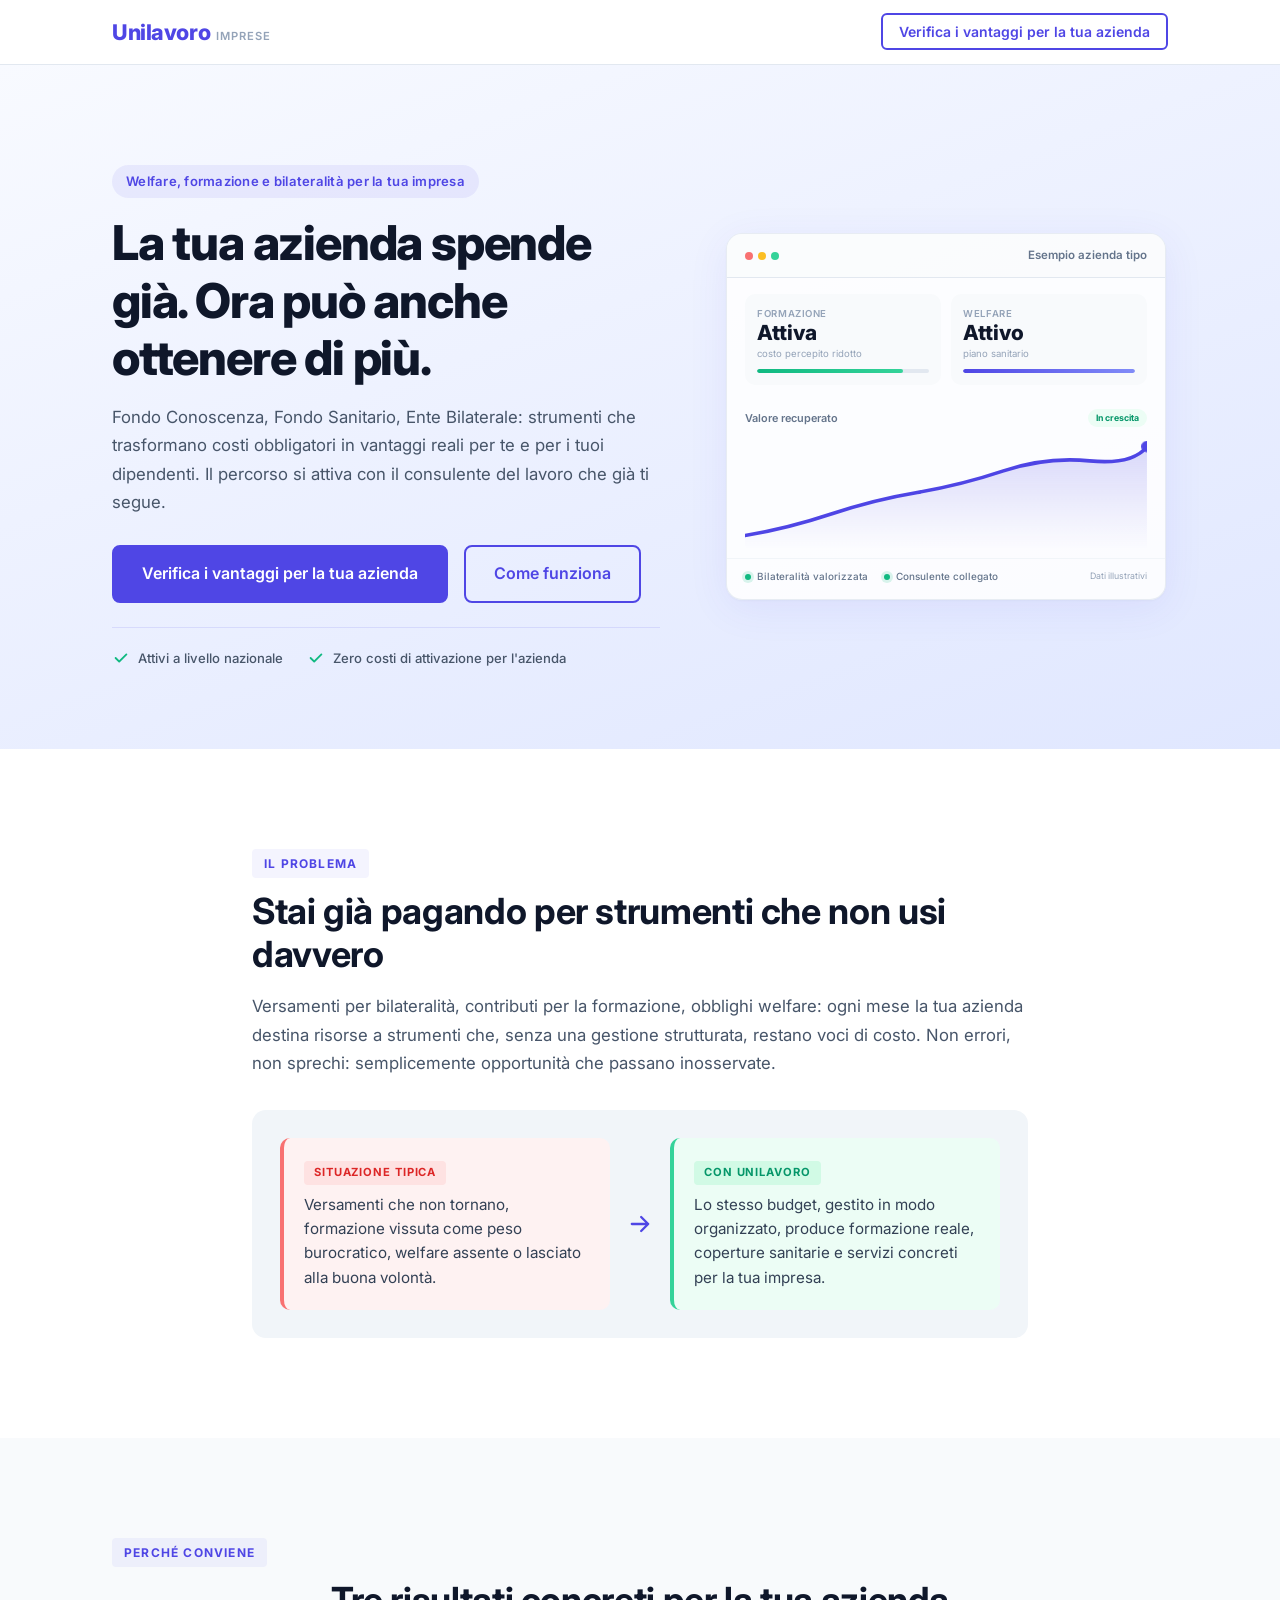
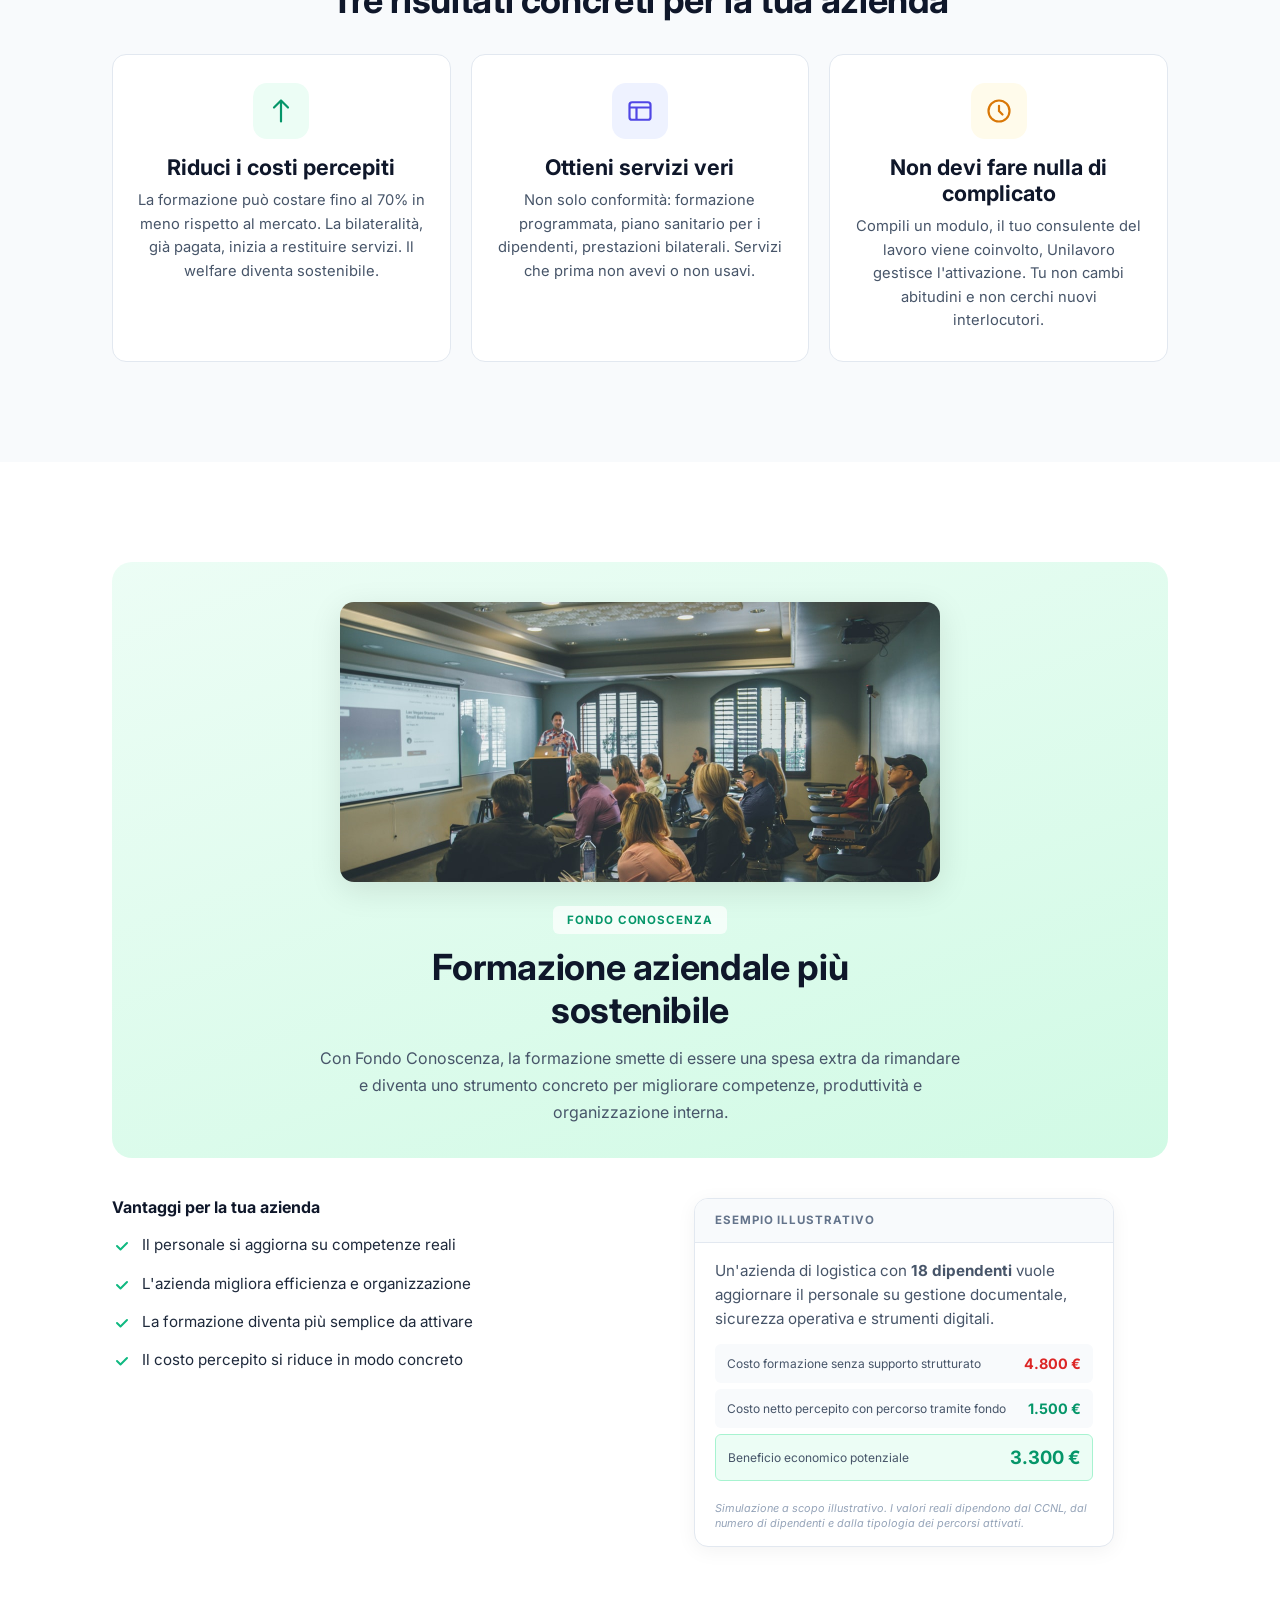
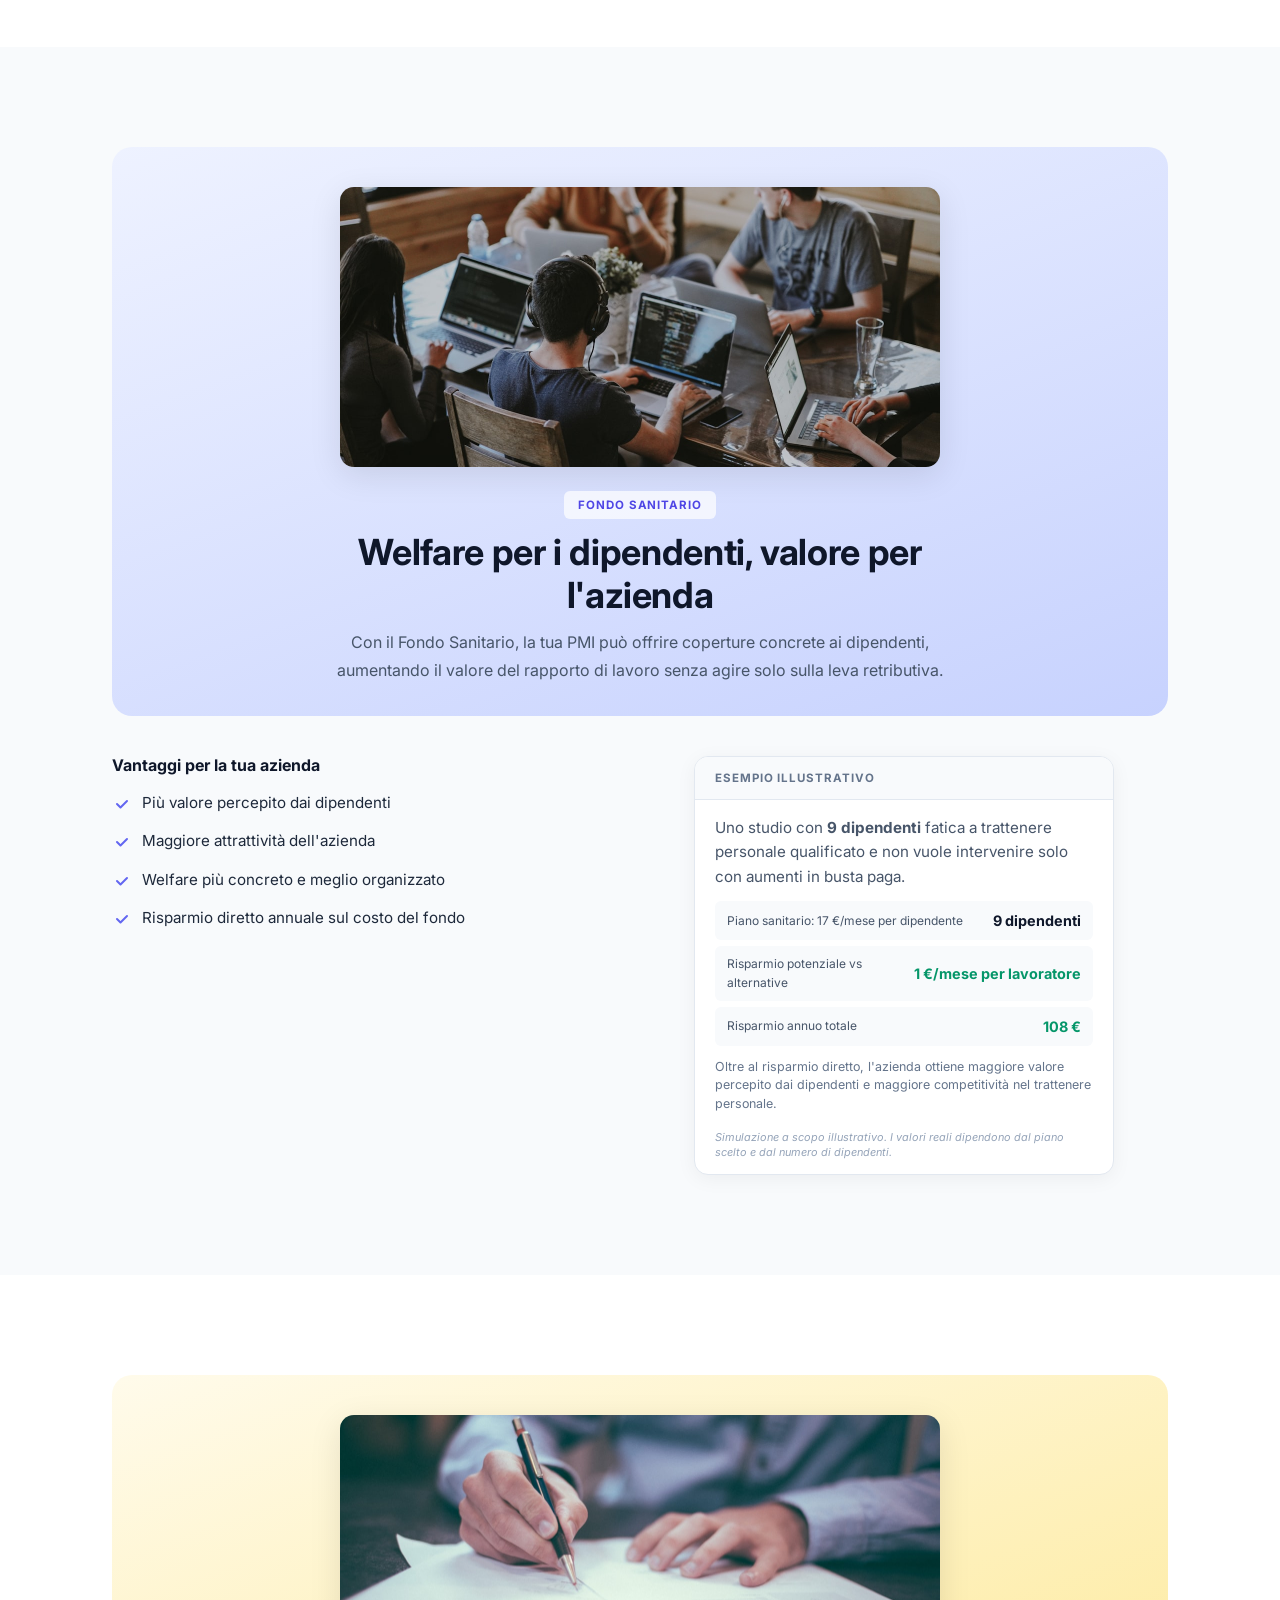
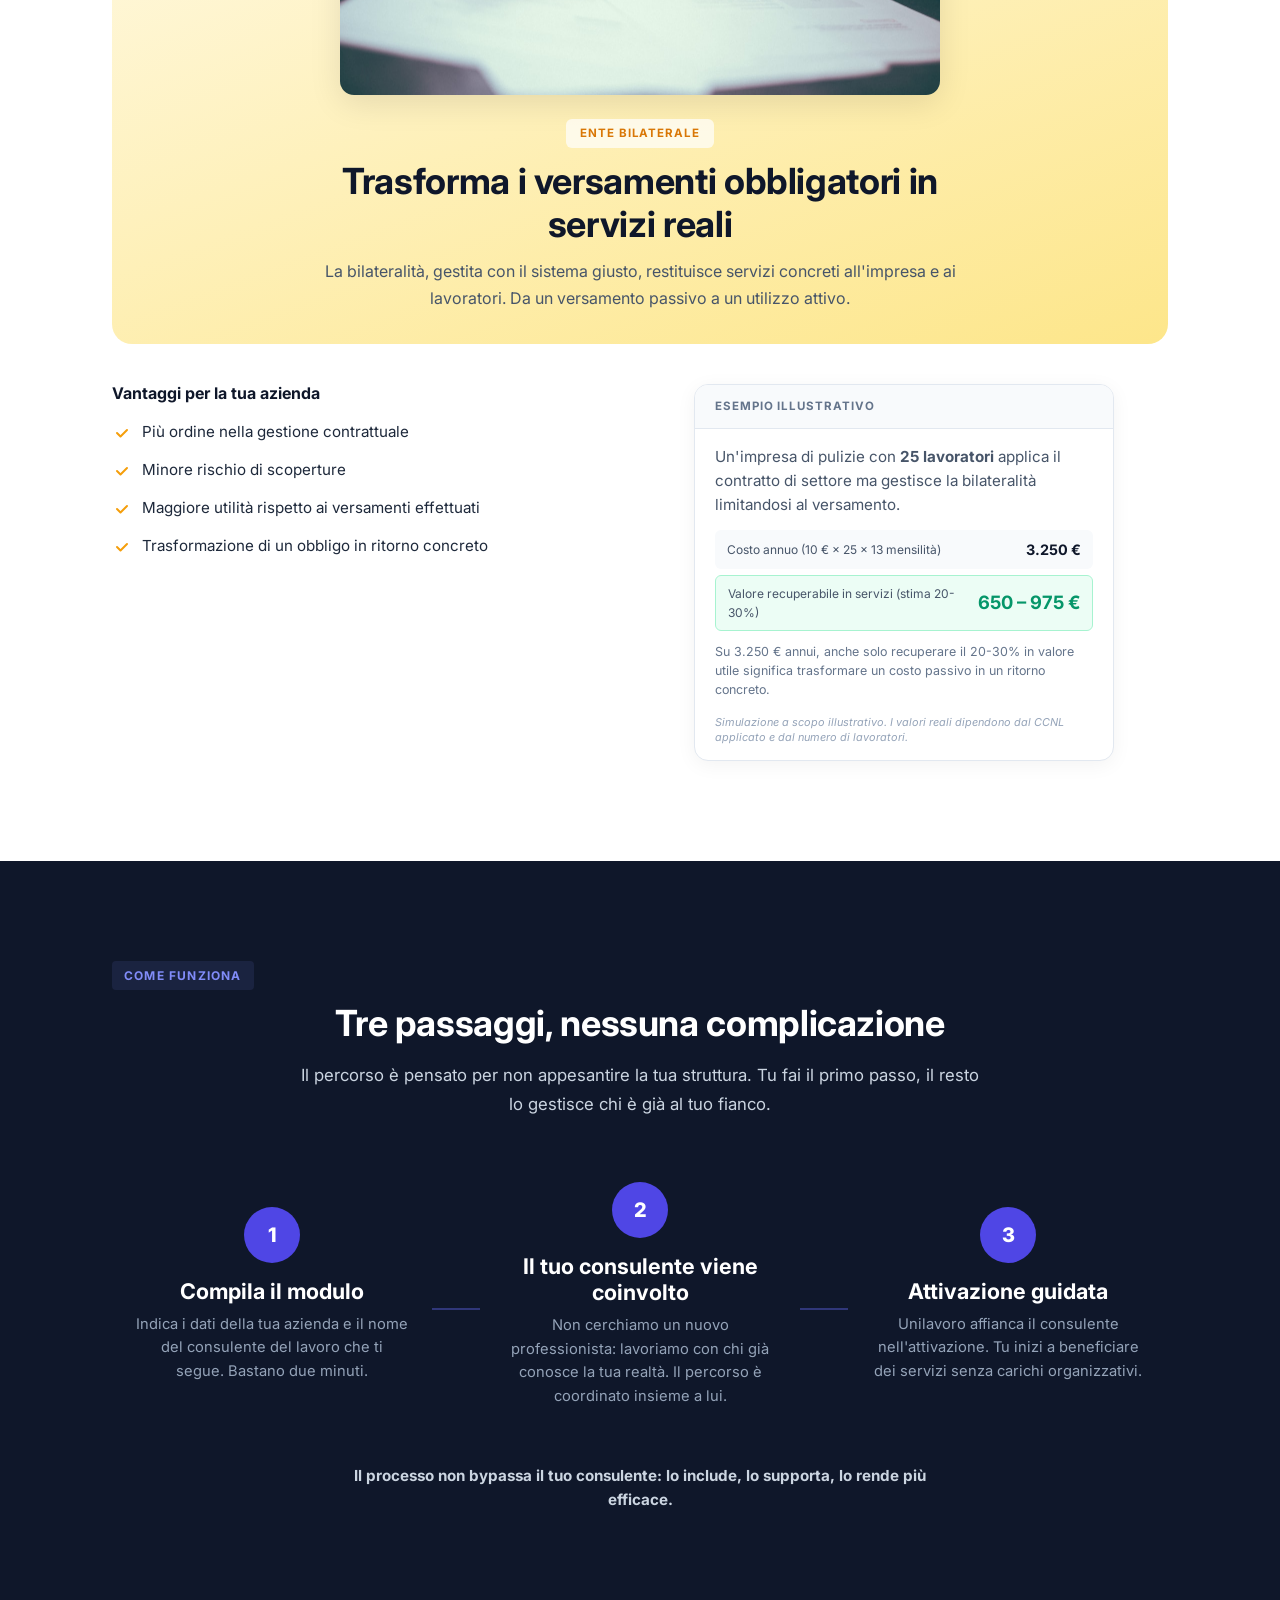
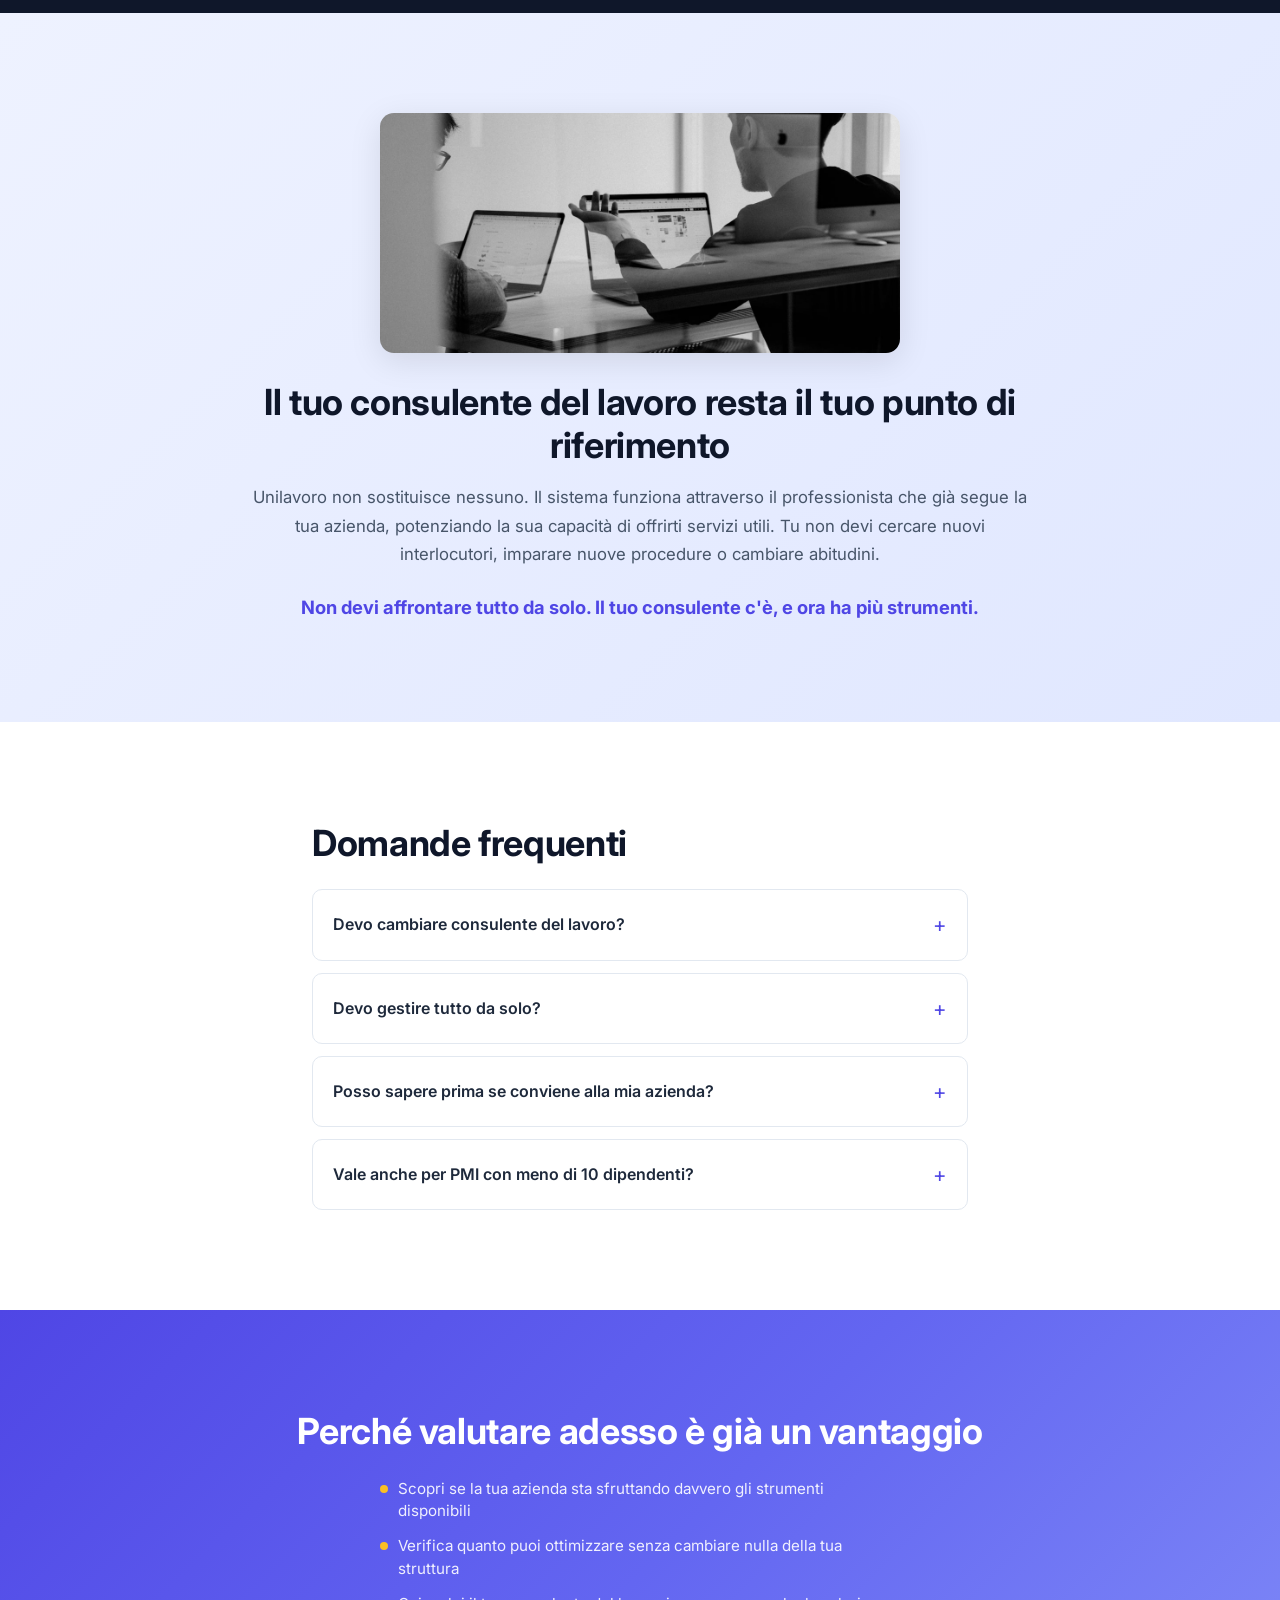
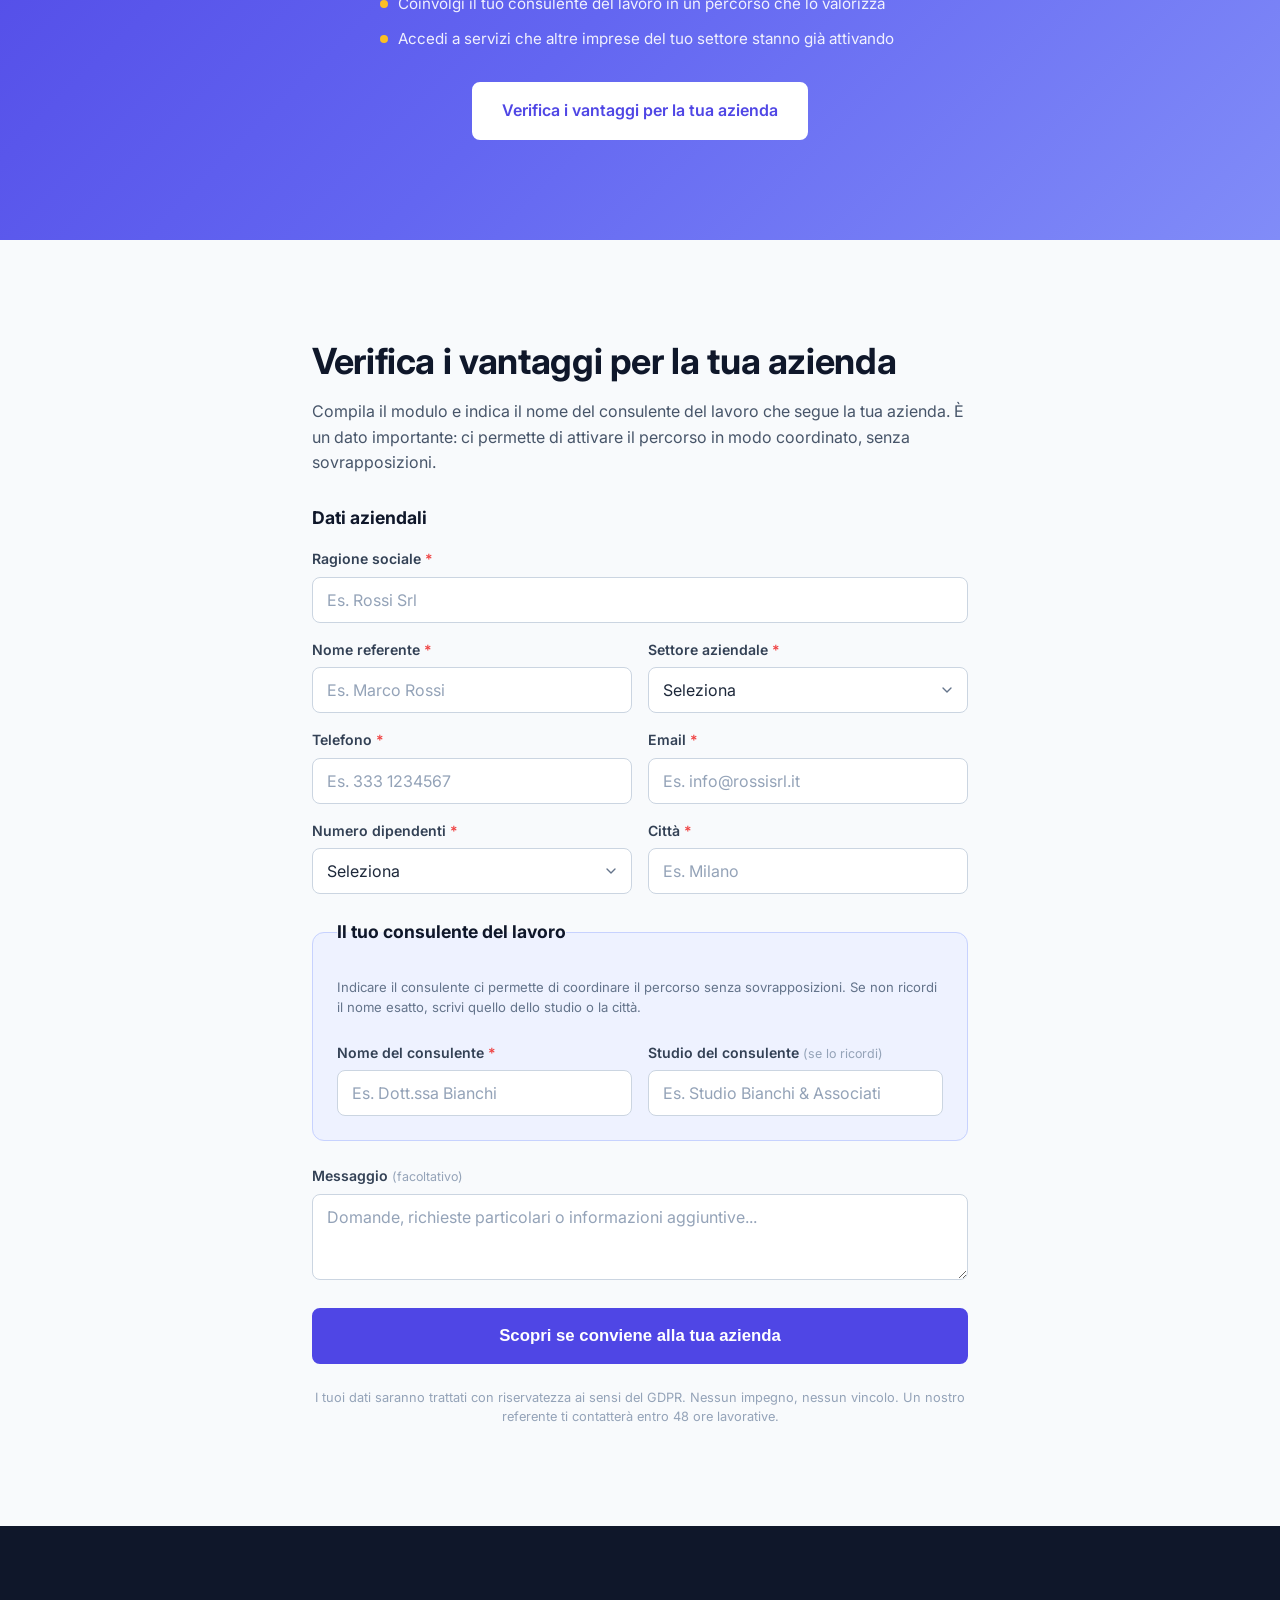
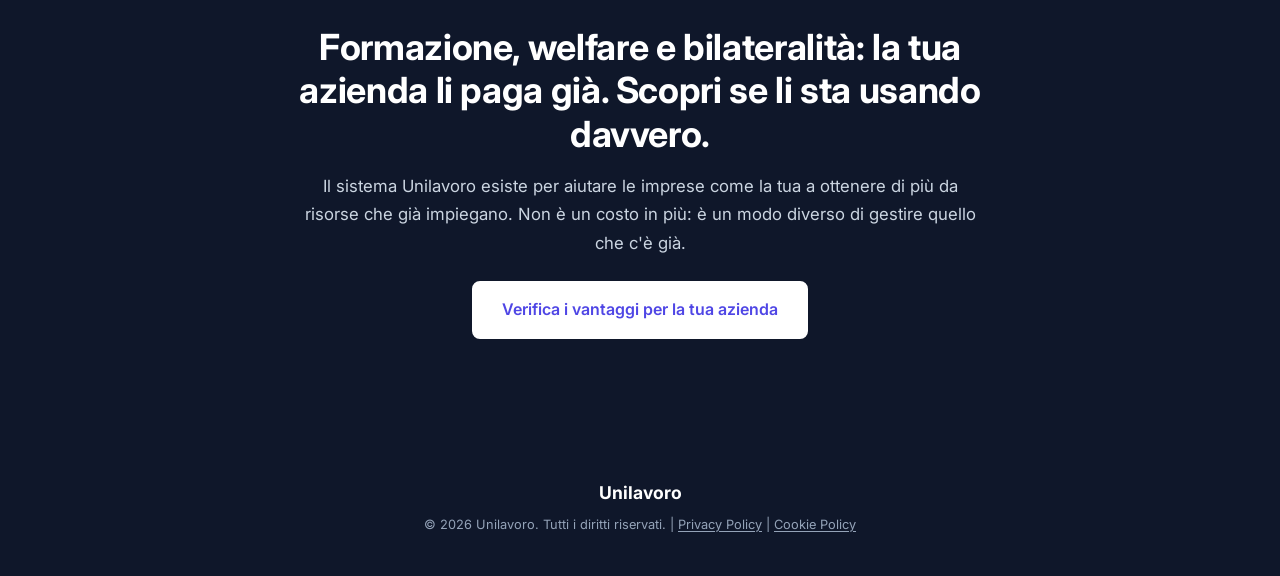
<file: imprese.html>
<!DOCTYPE html>
<html lang="it" dir="ltr">
<head>
  <meta charset="UTF-8">
  <meta name="viewport" content="width=device-width, initial-scale=1.0">
  <title>Risparmio e Welfare Aziendale per PMI | Unilavoro Imprese</title>
  <meta name="description" content="Formazione finanziata, welfare sanitario ed ente bilaterale per la tua PMI. Attiva i vantaggi con il tuo consulente del lavoro. Scopri il sistema Unilavoro.">
  <link rel="canonical" href="https://www.unilavoro.it/imprese">
  <link rel="alternate" hreflang="it-IT" href="https://www.unilavoro.it/imprese">

  <link rel="preconnect" href="https://fonts.googleapis.com">
  <link rel="preconnect" href="https://fonts.gstatic.com" crossorigin>
  <link href="https://fonts.googleapis.com/css2?family=Inter:wght@400;500;600;700;800&display=swap" rel="stylesheet">
  <link rel="stylesheet" href="imprese.css">

  <!-- Schema: ProfessionalService -->
  <script type="application/ld+json">
  {
    "@context": "https://schema.org",
    "@type": "ProfessionalService",
    "name": "Unilavoro",
    "description": "Sistema integrato di welfare aziendale, formazione finanziata ed ente bilaterale per PMI italiane.",
    "url": "https://www.unilavoro.it",
    "areaServed": { "@type": "Country", "name": "IT" },
    "serviceType": "Welfare aziendale e servizi per PMI"
  }
  </script>

  <!-- Schema: FAQPage -->
  <script type="application/ld+json">
  {
    "@context": "https://schema.org",
    "@type": "FAQPage",
    "mainEntity": [
      {
        "@type": "Question",
        "name": "Devo cambiare consulente del lavoro per accedere al sistema?",
        "acceptedAnswer": { "@type": "Answer", "text": "No. Il sistema Unilavoro funziona con il consulente del lavoro che già segue la tua azienda. Non devi cambiare nulla: il percorso viene attivato insieme al tuo professionista di riferimento." }
      },
      {
        "@type": "Question",
        "name": "Devo gestire tutto da solo?",
        "acceptedAnswer": { "@type": "Answer", "text": "No. Il tuo consulente del lavoro coordina il percorso con il supporto operativo di Unilavoro. Tu compili il modulo, il resto viene gestito da chi è già al tuo fianco." }
      },
      {
        "@type": "Question",
        "name": "Posso sapere prima se conviene alla mia azienda?",
        "acceptedAnswer": { "@type": "Answer", "text": "Sì. Dopo il primo contatto, un referente Unilavoro ti aiuterà a valutare quali strumenti sono più adatti alla tua realtà, senza impegno." }
      },
      {
        "@type": "Question",
        "name": "Vale anche per PMI con meno di 10 dipendenti?",
        "acceptedAnswer": { "@type": "Answer", "text": "Sì. Il sistema è modulare e si adatta a imprese di ogni dimensione. Anche le micro-imprese possono accedere a formazione finanziata, welfare sanitario e bilateralità." }
      }
    ]
  }
  </script>
</head>
<body>

  <!-- ========== HEADER ========== -->
  <header class="site-header">
    <div class="container header-inner">
      <a href="/" class="logo" aria-label="Unilavoro — Homepage">
        <span class="logo-text">Unilavoro</span>
        <span class="logo-tag">Imprese</span>
      </a>
      <nav aria-label="Navigazione principale">
        <a href="#form" class="nav-cta">Verifica i vantaggi per la tua azienda</a>
      </nav>
    </div>
  </header>

  <!-- ========== 1. HERO — TENUTA ========== -->
  <section id="hero" class="hero" aria-labelledby="hero-heading">
    <div class="container hero-inner">
      <div class="hero-content fade-in">
        <p class="hero-eyebrow">Welfare, formazione e bilateralità per la tua impresa</p>
        <h1 id="hero-heading">La tua azienda spende già. Ora può anche ottenere di più.</h1>
        <p class="hero-sub">Fondo Conoscenza, Fondo Sanitario, Ente Bilaterale: strumenti che trasformano costi obbligatori in vantaggi reali per te e per i tuoi dipendenti. Il percorso si attiva con il consulente del lavoro che già ti segue.</p>
        <div class="hero-ctas">
          <a href="#form" class="btn btn-primary" data-cta-id="hero-contatto">Verifica i vantaggi per la tua azienda</a>
          <a href="#vantaggi" class="btn btn-secondary" data-cta-id="hero-vantaggi">Come funziona</a>
        </div>
        <div class="hero-trust">
          <div class="trust-badge">
            <svg viewBox="0 0 20 20" fill="none" aria-hidden="true"><path d="M16.707 5.293a1 1 0 010 1.414l-8 8a1 1 0 01-1.414 0l-4-4a1 1 0 011.414-1.414L8 12.586l7.293-7.293a1 1 0 011.414 0z" fill="#10B981"/></svg>
            <span>Attivi a livello nazionale</span>
          </div>
          <div class="trust-badge">
            <svg viewBox="0 0 20 20" fill="none" aria-hidden="true"><path d="M16.707 5.293a1 1 0 010 1.414l-8 8a1 1 0 01-1.414 0l-4-4a1 1 0 011.414-1.414L8 12.586l7.293-7.293a1 1 0 011.414 0z" fill="#10B981"/></svg>
            <span>Zero costi di attivazione per l'azienda</span>
          </div>
        </div>
      </div>
      <div class="hero-visual fade-in fade-in--delay">
        <div class="hero-dashboard" role="img" aria-label="Dashboard: esempio dei vantaggi attivabili dalla tua azienda con il sistema Unilavoro">
          <div class="dash-panel">
            <div class="dash-header">
              <div class="dash-dots"><span></span><span></span><span></span></div>
              <span class="dash-title">Esempio azienda tipo</span>
            </div>
            <div class="dash-metrics">
              <div class="dash-metric">
                <span class="dash-metric-label">Formazione</span>
                <span class="dash-metric-value">Attiva</span>
                <span class="dash-metric-sub">costo percepito ridotto</span>
                <div class="dash-metric-bar"><div class="dash-metric-fill dash-metric-fill--green" style="width:85%"></div></div>
              </div>
              <div class="dash-metric">
                <span class="dash-metric-label">Welfare</span>
                <span class="dash-metric-value">Attivo</span>
                <span class="dash-metric-sub">piano sanitario</span>
                <div class="dash-metric-bar"><div class="dash-metric-fill dash-metric-fill--indigo" style="width:100%"></div></div>
              </div>
            </div>
            <div class="dash-chart">
              <div class="dash-chart-header">
                <span class="dash-chart-title">Valore recuperato</span>
                <span class="dash-chart-badge">In crescita</span>
              </div>
              <svg class="dash-chart-svg" viewBox="0 0 280 80" fill="none" aria-hidden="true">
                <defs><linearGradient id="chartGrad" x1="0" y1="0" x2="0" y2="1"><stop offset="0%" stop-color="#4f46e5" stop-opacity="0.2"/><stop offset="100%" stop-color="#4f46e5" stop-opacity="0"/></linearGradient></defs>
                <path d="M0 70 Q30 65 60 55 T120 40 T180 25 T240 18 T280 8" stroke="#4f46e5" stroke-width="2.5" fill="none" stroke-linecap="round" class="dash-chart-line"/>
                <path d="M0 70 Q30 65 60 55 T120 40 T180 25 T240 18 T280 8 V80 H0 Z" fill="url(#chartGrad)" class="dash-chart-area"/>
                <circle cx="280" cy="8" r="4" fill="#4f46e5" class="dash-chart-dot"/>
              </svg>
            </div>
            <div class="dash-bottom">
              <div class="dash-status"><span class="dash-status-dot dash-status-dot--active"></span><span>Bilateralità valorizzata</span></div>
              <div class="dash-status"><span class="dash-status-dot dash-status-dot--active"></span><span>Consulente collegato</span></div>
              <span class="dash-disclaimer">Dati illustrativi</span>
            </div>
          </div>
        </div>
      </div>
    </div>
  </section>

  <!-- ========== 2. PROBLEMA — TENUTO ========== -->
  <section id="problema" class="section section--white reveal" aria-labelledby="problema-heading">
    <div class="container container--mid">
      <div class="section-label">Il problema</div>
      <h2 id="problema-heading">Stai già pagando per strumenti che non usi davvero</h2>
      <p class="section-intro">Versamenti per bilateralità, contributi per la formazione, obblighi welfare: ogni mese la tua azienda destina risorse a strumenti che, senza una gestione strutturata, restano voci di costo. Non errori, non sprechi: semplicemente opportunità che passano inosservate.</p>
      <div class="opportunity-shift">
        <div class="shift-from">
          <span class="shift-tag shift-tag--red">Situazione tipica</span>
          <p>Versamenti che non tornano, formazione vissuta come peso burocratico, welfare assente o lasciato alla buona volontà.</p>
        </div>
        <div class="shift-arrow" aria-hidden="true">
          <svg viewBox="0 0 24 24" fill="none"><path d="M5 12h14M13 6l6 6-6 6" stroke="#4f46e5" stroke-width="2" stroke-linecap="round" stroke-linejoin="round"/></svg>
        </div>
        <div class="shift-to">
          <span class="shift-tag shift-tag--green">Con Unilavoro</span>
          <p>Lo stesso budget, gestito in modo organizzato, produce formazione reale, coperture sanitarie e servizi concreti per la tua impresa.</p>
        </div>
      </div>
    </div>
  </section>

  <!-- ========== 3. TRE VANTAGGI — RISCRITTI PIÙ CHIARI ========== -->
  <section id="vantaggi" class="section section--light reveal" aria-labelledby="vantaggi-heading">
    <div class="container">
      <div class="section-label">Perché conviene</div>
      <h2 id="vantaggi-heading" class="text-center">Tre risultati concreti per la tua azienda</h2>
      <div class="tri-grid">
        <div class="tri-card">
          <div class="tri-icon tri-icon--emerald" aria-hidden="true">
            <svg viewBox="0 0 32 32" fill="none"><path d="M16 4v24M8 12l8-8 8 8" stroke="currentColor" stroke-width="2.5" stroke-linecap="round" stroke-linejoin="round"/></svg>
          </div>
          <h3>Riduci i costi percepiti</h3>
          <p>La formazione può costare fino al 70% in meno rispetto al mercato. La bilateralità, già pagata, inizia a restituire servizi. Il welfare diventa sostenibile.</p>
        </div>
        <div class="tri-card">
          <div class="tri-icon tri-icon--indigo" aria-hidden="true">
            <svg viewBox="0 0 32 32" fill="none"><rect x="4" y="6" width="24" height="20" rx="3" stroke="currentColor" stroke-width="2.5"/><path d="M4 12h24M12 12v14" stroke="currentColor" stroke-width="2.5"/></svg>
          </div>
          <h3>Ottieni servizi veri</h3>
          <p>Non solo conformità: formazione programmata, piano sanitario per i dipendenti, prestazioni bilaterali. Servizi che prima non avevi o non usavi.</p>
        </div>
        <div class="tri-card">
          <div class="tri-icon tri-icon--amber" aria-hidden="true">
            <svg viewBox="0 0 32 32" fill="none"><circle cx="16" cy="16" r="12" stroke="currentColor" stroke-width="2.5"/><path d="M16 10v6l4 4" stroke="currentColor" stroke-width="2.5" stroke-linecap="round"/></svg>
          </div>
          <h3>Non devi fare nulla di complicato</h3>
          <p>Compili un modulo, il tuo consulente del lavoro viene coinvolto, Unilavoro gestisce l'attivazione. Tu non cambi abitudini e non cerchi nuovi interlocutori.</p>
        </div>
      </div>
    </div>
  </section>

  <!-- ========== 4. FONDO CONOSCENZA ========== -->
  <section id="formazione" class="section section--white reveal" aria-labelledby="formazione-heading">
    <div class="container">
      <div class="fund-hero fund-hero--emerald">
        <div class="fund-photo">
          <img src="img/formazione.jpg" alt="Formazione aziendale: dipendenti durante un corso di aggiornamento" loading="lazy" width="800" height="450">
        </div>
        <div class="fund-badge-label">Fondo Conoscenza</div>
        <h2 id="formazione-heading" class="fund-title">Formazione aziendale più sostenibile</h2>
        <p class="fund-subtitle">Con Fondo Conoscenza, la formazione smette di essere una spesa extra da rimandare e diventa uno strumento concreto per migliorare competenze, produttività e organizzazione interna.</p>
      </div>
      <div class="fund-body">
        <div class="fund-features">
          <h3 class="fund-features-title">Vantaggi per la tua azienda</h3>
          <ul class="tool-list">
            <li><svg class="tool-check" viewBox="0 0 20 20" fill="none" aria-hidden="true"><path d="M5 10l3.5 3.5L15 7" stroke="#10B981" stroke-width="2" stroke-linecap="round" stroke-linejoin="round"/></svg><span>Il personale si aggiorna su competenze reali</span></li>
            <li><svg class="tool-check" viewBox="0 0 20 20" fill="none" aria-hidden="true"><path d="M5 10l3.5 3.5L15 7" stroke="#10B981" stroke-width="2" stroke-linecap="round" stroke-linejoin="round"/></svg><span>L'azienda migliora efficienza e organizzazione</span></li>
            <li><svg class="tool-check" viewBox="0 0 20 20" fill="none" aria-hidden="true"><path d="M5 10l3.5 3.5L15 7" stroke="#10B981" stroke-width="2" stroke-linecap="round" stroke-linejoin="round"/></svg><span>La formazione diventa più semplice da attivare</span></li>
            <li><svg class="tool-check" viewBox="0 0 20 20" fill="none" aria-hidden="true"><path d="M5 10l3.5 3.5L15 7" stroke="#10B981" stroke-width="2" stroke-linecap="round" stroke-linejoin="round"/></svg><span>Il costo percepito si riduce in modo concreto</span></li>
          </ul>
        </div>
        <div class="fund-case">
          <div class="case-card case-card--large">
            <div class="case-header">Esempio illustrativo</div>
            <p class="case-scenario">Un'azienda di logistica con <strong>18 dipendenti</strong> vuole aggiornare il personale su gestione documentale, sicurezza operativa e strumenti digitali.</p>
            <div class="case-numbers">
              <div class="case-row"><span class="case-label">Costo formazione senza supporto strutturato</span><span class="case-val case-val--red">4.800 &euro;</span></div>
              <div class="case-row"><span class="case-label">Costo netto percepito con percorso tramite fondo</span><span class="case-val case-val--green">1.500 &euro;</span></div>
              <div class="case-row case-row--highlight"><span class="case-label">Beneficio economico potenziale</span><span class="case-val case-val--big">3.300 &euro;</span></div>
            </div>
            <p class="case-disclaimer">Simulazione a scopo illustrativo. I valori reali dipendono dal CCNL, dal numero di dipendenti e dalla tipologia dei percorsi attivati.</p>
          </div>
        </div>
      </div>
    </div>
  </section>

  <!-- ========== 5. FONDO SANITARIO ========== -->
  <section id="welfare" class="section section--light reveal" aria-labelledby="welfare-heading">
    <div class="container">
      <div class="fund-hero fund-hero--indigo">
        <div class="fund-photo">
          <img src="img/welfare.jpg" alt="Team aziendale: stretta di mano tra colleghi in ambiente di lavoro protetto" loading="lazy" width="800" height="450">
        </div>
        <div class="fund-badge-label fund-badge-label--indigo">Fondo Sanitario</div>
        <h2 id="welfare-heading" class="fund-title">Welfare per i dipendenti, valore per l'azienda</h2>
        <p class="fund-subtitle">Con il Fondo Sanitario, la tua PMI può offrire coperture concrete ai dipendenti, aumentando il valore del rapporto di lavoro senza agire solo sulla leva retributiva.</p>
      </div>
      <div class="fund-body">
        <div class="fund-features">
          <h3 class="fund-features-title">Vantaggi per la tua azienda</h3>
          <ul class="tool-list">
            <li><svg class="tool-check" viewBox="0 0 20 20" fill="none" aria-hidden="true"><path d="M5 10l3.5 3.5L15 7" stroke="#6366F1" stroke-width="2" stroke-linecap="round" stroke-linejoin="round"/></svg><span>Più valore percepito dai dipendenti</span></li>
            <li><svg class="tool-check" viewBox="0 0 20 20" fill="none" aria-hidden="true"><path d="M5 10l3.5 3.5L15 7" stroke="#6366F1" stroke-width="2" stroke-linecap="round" stroke-linejoin="round"/></svg><span>Maggiore attrattività dell'azienda</span></li>
            <li><svg class="tool-check" viewBox="0 0 20 20" fill="none" aria-hidden="true"><path d="M5 10l3.5 3.5L15 7" stroke="#6366F1" stroke-width="2" stroke-linecap="round" stroke-linejoin="round"/></svg><span>Welfare più concreto e meglio organizzato</span></li>
            <li><svg class="tool-check" viewBox="0 0 20 20" fill="none" aria-hidden="true"><path d="M5 10l3.5 3.5L15 7" stroke="#6366F1" stroke-width="2" stroke-linecap="round" stroke-linejoin="round"/></svg><span>Risparmio diretto annuale sul costo del fondo</span></li>
          </ul>
        </div>
        <div class="fund-case">
          <div class="case-card case-card--large">
            <div class="case-header">Esempio illustrativo</div>
            <p class="case-scenario">Uno studio con <strong>9 dipendenti</strong> fatica a trattenere personale qualificato e non vuole intervenire solo con aumenti in busta paga.</p>
            <div class="case-numbers">
              <div class="case-row"><span class="case-label">Piano sanitario: 17 &euro;/mese per dipendente</span><span class="case-val">9 dipendenti</span></div>
              <div class="case-row"><span class="case-label">Risparmio potenziale vs alternative</span><span class="case-val case-val--green">1 &euro;/mese per lavoratore</span></div>
              <div class="case-row"><span class="case-label">Risparmio annuo totale</span><span class="case-val case-val--green">108 &euro;</span></div>
            </div>
            <p class="case-extra">Oltre al risparmio diretto, l'azienda ottiene maggiore valore percepito dai dipendenti e maggiore competitività nel trattenere personale.</p>
            <p class="case-disclaimer">Simulazione a scopo illustrativo. I valori reali dipendono dal piano scelto e dal numero di dipendenti.</p>
          </div>
        </div>
      </div>
    </div>
  </section>

  <!-- ========== 6. ENTE BILATERALE ========== -->
  <section id="bilateralita" class="section section--white reveal" aria-labelledby="bilateralita-heading">
    <div class="container">
      <div class="fund-hero fund-hero--amber">
        <div class="fund-photo">
          <img src="img/bilateralita.jpg" alt="Sicurezza e conformità sul lavoro: casco protettivo e guanti in cantiere" loading="lazy" width="800" height="450">
        </div>
        <div class="fund-badge-label fund-badge-label--amber">Ente Bilaterale</div>
        <h2 id="bilateralita-heading" class="fund-title">Trasforma i versamenti obbligatori in servizi reali</h2>
        <p class="fund-subtitle">La bilateralità, gestita con il sistema giusto, restituisce servizi concreti all'impresa e ai lavoratori. Da un versamento passivo a un utilizzo attivo.</p>
      </div>
      <div class="fund-body">
        <div class="fund-features">
          <h3 class="fund-features-title">Vantaggi per la tua azienda</h3>
          <ul class="tool-list">
            <li><svg class="tool-check" viewBox="0 0 20 20" fill="none" aria-hidden="true"><path d="M5 10l3.5 3.5L15 7" stroke="#F59E0B" stroke-width="2" stroke-linecap="round" stroke-linejoin="round"/></svg><span>Più ordine nella gestione contrattuale</span></li>
            <li><svg class="tool-check" viewBox="0 0 20 20" fill="none" aria-hidden="true"><path d="M5 10l3.5 3.5L15 7" stroke="#F59E0B" stroke-width="2" stroke-linecap="round" stroke-linejoin="round"/></svg><span>Minore rischio di scoperture</span></li>
            <li><svg class="tool-check" viewBox="0 0 20 20" fill="none" aria-hidden="true"><path d="M5 10l3.5 3.5L15 7" stroke="#F59E0B" stroke-width="2" stroke-linecap="round" stroke-linejoin="round"/></svg><span>Maggiore utilità rispetto ai versamenti effettuati</span></li>
            <li><svg class="tool-check" viewBox="0 0 20 20" fill="none" aria-hidden="true"><path d="M5 10l3.5 3.5L15 7" stroke="#F59E0B" stroke-width="2" stroke-linecap="round" stroke-linejoin="round"/></svg><span>Trasformazione di un obbligo in ritorno concreto</span></li>
          </ul>
        </div>
        <div class="fund-case">
          <div class="case-card case-card--large">
            <div class="case-header">Esempio illustrativo</div>
            <p class="case-scenario">Un'impresa di pulizie con <strong>25 lavoratori</strong> applica il contratto di settore ma gestisce la bilateralità limitandosi al versamento.</p>
            <div class="case-numbers">
              <div class="case-row"><span class="case-label">Costo annuo (10 &euro; &times; 25 &times; 13 mensilità)</span><span class="case-val">3.250 &euro;</span></div>
              <div class="case-row case-row--highlight"><span class="case-label">Valore recuperabile in servizi (stima 20-30%)</span><span class="case-val case-val--big">650 – 975 &euro;</span></div>
            </div>
            <p class="case-extra">Su 3.250 &euro; annui, anche solo recuperare il 20-30% in valore utile significa trasformare un costo passivo in un ritorno concreto.</p>
            <p class="case-disclaimer">Simulazione a scopo illustrativo. I valori reali dipendono dal CCNL applicato e dal numero di lavoratori.</p>
          </div>
        </div>
      </div>
    </div>
  </section>

  <!-- ========== 7. COME FUNZIONA — TENUTO ========== -->
  <section id="come-funziona" class="section section--dark reveal" aria-labelledby="steps-heading">
    <div class="container">
      <div class="section-label section-label--light">Come funziona</div>
      <h2 id="steps-heading" class="text-center">Tre passaggi, nessuna complicazione</h2>
      <p class="section-intro section-intro--center">Il percorso è pensato per non appesantire la tua struttura. Tu fai il primo passo, il resto lo gestisce chi è già al tuo fianco.</p>
      <div class="steps" role="list">
        <div class="step" role="listitem">
          <div class="step-number">1</div>
          <h3>Compila il modulo</h3>
          <p>Indica i dati della tua azienda e il nome del consulente del lavoro che ti segue. Bastano due minuti.</p>
        </div>
        <div class="step-connector" aria-hidden="true"></div>
        <div class="step" role="listitem">
          <div class="step-number">2</div>
          <h3>Il tuo consulente viene coinvolto</h3>
          <p>Non cerchiamo un nuovo professionista: lavoriamo con chi già conosce la tua realtà. Il percorso è coordinato insieme a lui.</p>
        </div>
        <div class="step-connector" aria-hidden="true"></div>
        <div class="step" role="listitem">
          <div class="step-number">3</div>
          <h3>Attivazione guidata</h3>
          <p>Unilavoro affianca il consulente nell'attivazione. Tu inizi a beneficiare dei servizi senza carichi organizzativi.</p>
        </div>
      </div>
      <p class="steps-note"><strong>Il processo non bypassa il tuo consulente: lo include, lo supporta, lo rende più efficace.</strong></p>
    </div>
  </section>

  <!-- ========== 8. IL RUOLO DEL CONSULENTE — TENUTO ========== -->
  <section id="consulente" class="section section--accent reveal" aria-labelledby="consulente-heading">
    <div class="container container--mid text-center">
      <div class="reassurance-photo">
        <img src="img/consulente.jpg" alt="Consulente del lavoro in riunione con cliente: affiancamento professionale" loading="lazy" width="800" height="450">
      </div>
      <h2 id="consulente-heading">Il tuo consulente del lavoro resta il tuo punto di riferimento</h2>
      <p class="section-intro">Unilavoro non sostituisce nessuno. Il sistema funziona attraverso il professionista che già segue la tua azienda, potenziando la sua capacità di offrirti servizi utili. Tu non devi cercare nuovi interlocutori, imparare nuove procedure o cambiare abitudini.</p>
      <p class="reassurance-quote"><strong>Non devi affrontare tutto da solo. Il tuo consulente c'è, e ora ha più strumenti.</strong></p>
    </div>
  </section>

  <!-- ========== 9. FAQ — RISCRITTA ========== -->
  <section id="faq" class="section section--white reveal" aria-labelledby="faq-heading">
    <div class="container container--narrow">
      <h2 id="faq-heading">Domande frequenti</h2>
      <div class="faq-list">
        <details class="faq-item">
          <summary class="faq-question">Devo cambiare consulente del lavoro?</summary>
          <div class="faq-answer"><p>No. Il sistema Unilavoro funziona con il consulente del lavoro che già segue la tua azienda. Non devi cambiare nulla: il percorso viene attivato insieme al tuo professionista di riferimento.</p></div>
        </details>
        <details class="faq-item">
          <summary class="faq-question">Devo gestire tutto da solo?</summary>
          <div class="faq-answer"><p>No. Il tuo consulente del lavoro coordina il percorso con il supporto operativo di Unilavoro. Tu compili il modulo, il resto viene gestito da chi è già al tuo fianco.</p></div>
        </details>
        <details class="faq-item">
          <summary class="faq-question">Posso sapere prima se conviene alla mia azienda?</summary>
          <div class="faq-answer"><p>Sì. Dopo il primo contatto, un referente Unilavoro ti aiuterà a valutare quali strumenti sono più adatti alla tua realtà, senza impegno e senza costi.</p></div>
        </details>
        <details class="faq-item">
          <summary class="faq-question">Vale anche per PMI con meno di 10 dipendenti?</summary>
          <div class="faq-answer"><p>Sì. Il sistema è modulare e si adatta a imprese di ogni dimensione. Anche le micro-imprese possono accedere a formazione finanziata, welfare sanitario e bilateralità.</p></div>
        </details>
      </div>
    </div>
  </section>

  <!-- ========== 10. CTA INTERMEDIA ========== -->
  <section id="urgency" class="section section--gradient reveal" aria-labelledby="urgency-heading">
    <div class="container container--mid text-center">
      <h2 id="urgency-heading">Perché valutare adesso è già un vantaggio</h2>
      <ul class="urgency-list">
        <li>Scopri se la tua azienda sta sfruttando davvero gli strumenti disponibili</li>
        <li>Verifica quanto puoi ottimizzare senza cambiare nulla della tua struttura</li>
        <li>Coinvolgi il tuo consulente del lavoro in un percorso che lo valorizza</li>
        <li>Accedi a servizi che altre imprese del tuo settore stanno già attivando</li>
      </ul>
      <a href="#form" class="btn btn-primary btn-primary--white" data-cta-id="urgency-cta">Verifica i vantaggi per la tua azienda</a>
    </div>
  </section>

  <!-- ========== 11. FORM DI CONTATTO — TENUTO con CTA aggiornata ========== -->
  <section id="form" class="section section--light reveal" aria-labelledby="form-heading">
    <div class="container container--narrow">
      <h2 id="form-heading">Verifica i vantaggi per la tua azienda</h2>
      <p class="form-intro">Compila il modulo e indica il nome del consulente del lavoro che segue la tua azienda. È un dato importante: ci permette di attivare il percorso in modo coordinato, senza sovrapposizioni.</p>

      <form class="lead-form" action="#" method="POST" novalidate>
        <div class="hp-field" aria-hidden="true">
          <label for="website2">Website</label>
          <input type="text" id="website2" name="website2" tabindex="-1" autocomplete="off">
        </div>

        <fieldset class="form-fieldset">
          <legend>Dati aziendali</legend>
          <div class="form-group">
            <label for="ragione">Ragione sociale <span class="required">*</span></label>
            <input type="text" id="ragione" name="ragione_sociale" required placeholder="Es. Rossi Srl">
          </div>
          <div class="form-row">
            <div class="form-group">
              <label for="referente">Nome referente <span class="required">*</span></label>
              <input type="text" id="referente" name="referente" required autocomplete="name" placeholder="Es. Marco Rossi">
            </div>
            <div class="form-group">
              <label for="settore">Settore aziendale <span class="required">*</span></label>
              <select id="settore" name="settore" required>
                <option value="" disabled selected>Seleziona</option>
                <option value="commercio">Commercio</option>
                <option value="artigianato">Artigianato</option>
                <option value="servizi">Servizi</option>
                <option value="industria">Industria</option>
                <option value="ristorazione">Ristorazione / Turismo</option>
                <option value="altro">Altro</option>
              </select>
            </div>
          </div>
          <div class="form-row">
            <div class="form-group">
              <label for="telefono2">Telefono <span class="required">*</span></label>
              <input type="tel" id="telefono2" name="telefono" required autocomplete="tel" placeholder="Es. 333 1234567">
            </div>
            <div class="form-group">
              <label for="email2">Email <span class="required">*</span></label>
              <input type="email" id="email2" name="email" required autocomplete="email" placeholder="Es. info@rossisrl.it">
            </div>
          </div>
          <div class="form-row">
            <div class="form-group">
              <label for="dipendenti">Numero dipendenti <span class="required">*</span></label>
              <select id="dipendenti" name="dipendenti" required>
                <option value="" disabled selected>Seleziona</option>
                <option value="1-5">1 – 5</option>
                <option value="6-15">6 – 15</option>
                <option value="16-50">16 – 50</option>
                <option value="51-100">51 – 100</option>
                <option value="oltre-100">Oltre 100</option>
              </select>
            </div>
            <div class="form-group">
              <label for="citta">Città <span class="required">*</span></label>
              <input type="text" id="citta" name="citta" required placeholder="Es. Milano">
            </div>
          </div>
        </fieldset>

        <fieldset class="form-fieldset form-fieldset--highlight">
          <legend>Il tuo consulente del lavoro</legend>
          <p class="fieldset-note">Indicare il consulente ci permette di coordinare il percorso senza sovrapposizioni. Se non ricordi il nome esatto, scrivi quello dello studio o la città.</p>
          <div class="form-row">
            <div class="form-group">
              <label for="consulente_nome">Nome del consulente <span class="required">*</span></label>
              <input type="text" id="consulente_nome" name="consulente_riferimento" required placeholder="Es. Dott.ssa Bianchi">
            </div>
            <div class="form-group">
              <label for="consulente_studio">Studio del consulente <span class="optional">(se lo ricordi)</span></label>
              <input type="text" id="consulente_studio" name="consulente_studio" placeholder="Es. Studio Bianchi & Associati">
            </div>
          </div>
        </fieldset>

        <div class="form-group">
          <label for="messaggio2">Messaggio <span class="optional">(facoltativo)</span></label>
          <textarea id="messaggio2" name="messaggio" rows="3" placeholder="Domande, richieste particolari o informazioni aggiuntive..."></textarea>
        </div>

        <button type="submit" class="btn btn-primary btn-submit" data-cta-id="form-submit">Scopri se conviene alla tua azienda</button>
        <p class="form-disclaimer">I tuoi dati saranno trattati con riservatezza ai sensi del GDPR. Nessun impegno, nessun vincolo. Un nostro referente ti contatterà entro 48 ore lavorative.</p>
      </form>
    </div>
  </section>

  <!-- ========== 12. SEZIONE FINALE — CTA orientata al risultato ========== -->
  <section id="finale" class="section section--dark reveal" aria-labelledby="finale-heading">
    <div class="container container--mid text-center">
      <h2 id="finale-heading">Formazione, welfare e bilateralità: la tua azienda li paga già. Scopri se li sta usando davvero.</h2>
      <p class="section-intro section-intro--center">Il sistema Unilavoro esiste per aiutare le imprese come la tua a ottenere di più da risorse che già impiegano. Non è un costo in più: è un modo diverso di gestire quello che c'è già.</p>
      <a href="#form" class="btn btn-primary btn-primary--white" data-cta-id="finale-cta">Verifica i vantaggi per la tua azienda</a>
    </div>
  </section>

  <!-- ========== FOOTER ========== -->
  <footer class="site-footer">
    <div class="container text-center">
      <p class="footer-brand">Unilavoro</p>
      <p class="footer-legal">&copy; 2026 Unilavoro. Tutti i diritti riservati. | <a href="/privacy">Privacy Policy</a> | <a href="/cookie">Cookie Policy</a></p>
    </div>
  </footer>

  <script defer>
    // Smooth scroll
    document.querySelectorAll('a[href^="#"]').forEach(function(a) {
      a.addEventListener('click', function(e) {
        var t = document.querySelector(this.getAttribute('href'));
        if (t) { e.preventDefault(); t.scrollIntoView({ behavior: 'smooth', block: 'start' }); }
      });
    });
    // Scroll reveal
    var ro = new IntersectionObserver(function(entries) {
      entries.forEach(function(e) {
        if (e.isIntersecting) { e.target.classList.add('revealed'); ro.unobserve(e.target); }
      });
    }, { threshold: 0.1, rootMargin: '0px 0px -40px 0px' });
    document.querySelectorAll('.reveal').forEach(function(el) { ro.observe(el); });
    // Staggered children
    var co = new IntersectionObserver(function(entries) {
      entries.forEach(function(e) {
        if (e.isIntersecting) {
          e.target.querySelectorAll('.tri-card, .step, .urgency-list li, .faq-item').forEach(function(c, i) {
            c.style.transitionDelay = (i * 0.12) + 's';
            c.classList.add('card-visible');
          });
          co.unobserve(e.target);
        }
      });
    }, { threshold: 0.1 });
    document.querySelectorAll('.tri-grid, .steps, .urgency-list, .faq-list').forEach(function(el) { co.observe(el); });
    // Form
    document.querySelector('.lead-form').addEventListener('submit', function(e) {
      e.preventDefault();
      if (document.getElementById('website2').value) return;
      var btn = this.querySelector('.btn-submit');
      btn.textContent = 'Richiesta inviata!';
      btn.disabled = true;
      btn.classList.add('btn-success');
    });
  </script>

</body>
</html>
</file>
<file: style.css>
/* =============================================
   UNILAVORO — Landing Page Consulenti del Lavoro
   Mobile-first responsive CSS
   ============================================= */

/* ---------- Reset & Base ---------- */
*,
*::before,
*::after {
  margin: 0;
  padding: 0;
  box-sizing: border-box;
}

html {
  scroll-behavior: smooth;
  -webkit-text-size-adjust: 100%;
}

body {
  font-family: 'Inter', system-ui, -apple-system, sans-serif;
  font-size: 16px;
  line-height: 1.6;
  color: #1e293b;
  background: #fff;
  -webkit-font-smoothing: antialiased;
  -moz-osx-font-smoothing: grayscale;
}

img {
  max-width: 100%;
  height: auto;
  display: block;
}

a {
  color: inherit;
  text-decoration: none;
}

ul, ol {
  list-style: none;
}

/* ---------- Layout ---------- */
.container {
  width: 100%;
  max-width: 1120px;
  margin: 0 auto;
  padding: 0 20px;
}

.container--narrow {
  max-width: 720px;
}

.text-center {
  text-align: center;
}

/* ---------- Typography ---------- */
h1, h2, h3 {
  line-height: 1.2;
  font-weight: 700;
  color: #0f172a;
}

h1 {
  font-size: clamp(1.75rem, 5vw, 3rem);
  font-weight: 800;
  letter-spacing: -0.02em;
}

h2 {
  font-size: clamp(1.5rem, 4vw, 2.25rem);
  letter-spacing: -0.01em;
  margin-bottom: 1rem;
}

h3 {
  font-size: clamp(1.1rem, 2.5vw, 1.35rem);
  margin-bottom: 0.5rem;
}

/* ---------- Buttons ---------- */
.btn {
  display: inline-block;
  padding: 14px 28px;
  border-radius: 8px;
  font-size: 1rem;
  font-weight: 600;
  text-align: center;
  cursor: pointer;
  transition: all 0.2s ease;
  border: 2px solid transparent;
}

.btn-primary {
  background: #4f46e5;
  color: #fff;
  border-color: #4f46e5;
}

.btn-primary:hover {
  background: #4338ca;
  border-color: #4338ca;
  transform: translateY(-1px);
  box-shadow: 0 4px 12px rgba(79, 70, 229, 0.3);
}

.btn-secondary {
  background: transparent;
  color: #4f46e5;
  border-color: #4f46e5;
}

.btn-secondary:hover {
  background: #4f46e5;
  color: #fff;
  transform: translateY(-1px);
}

.btn-primary--white {
  background: #fff;
  color: #4f46e5;
  border-color: #fff;
}

.btn-primary--white:hover {
  background: #eef2ff;
  border-color: #eef2ff;
  transform: translateY(-1px);
  box-shadow: 0 4px 12px rgba(255, 255, 255, 0.3);
}

.btn-secondary--white {
  background: transparent;
  color: #fff;
  border-color: rgba(255, 255, 255, 0.6);
}

.btn-secondary--white:hover {
  background: rgba(255, 255, 255, 0.15);
  border-color: #fff;
  color: #fff;
  transform: translateY(-1px);
}

.btn-success {
  background: #10b981 !important;
  border-color: #10b981 !important;
  color: #fff !important;
  cursor: default;
}

/* ---------- Header ---------- */
.site-header {
  position: sticky;
  top: 0;
  z-index: 100;
  background: rgba(255, 255, 255, 0.95);
  backdrop-filter: blur(10px);
  -webkit-backdrop-filter: blur(10px);
  border-bottom: 1px solid #e2e8f0;
}

.header-inner {
  display: flex;
  align-items: center;
  justify-content: space-between;
  height: 64px;
}

.logo-text {
  font-size: 1.35rem;
  font-weight: 800;
  color: #4f46e5;
  letter-spacing: -0.02em;
}

.nav-cta {
  font-size: 0.875rem;
  font-weight: 600;
  color: #4f46e5;
  padding: 8px 16px;
  border: 2px solid #4f46e5;
  border-radius: 6px;
  transition: all 0.2s ease;
}

.nav-cta:hover {
  background: #4f46e5;
  color: #fff;
}

/* ---------- HERO ---------- */
.hero {
  padding: 60px 0 40px;
  background: linear-gradient(135deg, #f8faff 0%, #eef2ff 50%, #e0e7ff 100%);
  overflow: hidden;
}

.hero-inner {
  display: flex;
  flex-direction: column;
  gap: 40px;
}

.hero-content {
  max-width: 620px;
}

.hero-eyebrow {
  display: inline-block;
  font-size: 0.85rem;
  font-weight: 600;
  color: #4f46e5;
  background: rgba(79, 70, 229, 0.08);
  padding: 6px 14px;
  border-radius: 20px;
  margin-bottom: 16px;
  letter-spacing: 0.02em;
}

.hero-sub {
  margin-top: 16px;
  font-size: 1.1rem;
  color: #475569;
  line-height: 1.7;
}

.hero-ctas {
  display: flex;
  flex-direction: column;
  gap: 12px;
  margin-top: 32px;
}

.hero-trust {
  display: flex;
  flex-wrap: wrap;
  gap: 16px;
  margin-top: 28px;
  padding-top: 20px;
  border-top: 1px solid rgba(79, 70, 229, 0.12);
}

.trust-item {
  display: flex;
  align-items: center;
  gap: 6px;
  font-size: 0.82rem;
  font-weight: 500;
  color: #475569;
}

.trust-item svg {
  width: 16px;
  height: 16px;
  flex-shrink: 0;
}

.hero-visual {
  display: flex;
  justify-content: center;
  align-items: center;
}

/* --- Hero Dashboard (consulenti) --- */
.hero-dashboard {
  width: 100%;
  max-width: 420px;
}

.dash-panel {
  background: rgba(255,255,255,0.85);
  backdrop-filter: blur(16px);
  -webkit-backdrop-filter: blur(16px);
  border: 1px solid rgba(226,232,240,0.8);
  border-radius: 16px;
  box-shadow: 0 8px 40px rgba(79,70,229,0.08), 0 1px 3px rgba(0,0,0,0.04);
  overflow: hidden;
}

.dash-header {
  display: flex;
  align-items: center;
  gap: 10px;
  padding: 12px 18px;
  border-bottom: 1px solid #e2e8f0;
  background: rgba(248,250,252,0.6);
}

.dash-dots { display: flex; gap: 5px; }
.dash-dots span { width: 8px; height: 8px; border-radius: 50%; }
.dash-dots span:nth-child(1) { background: #f87171; }
.dash-dots span:nth-child(2) { background: #fbbf24; }
.dash-dots span:nth-child(3) { background: #34d399; }
.dash-title { font-size: 0.72rem; font-weight: 600; color: #64748b; margin-left: auto; }

.dash-metrics { display: flex; gap: 10px; padding: 16px 18px 12px; }
.dash-metric {
  flex: 1; background: #f8fafc; border-radius: 10px; padding: 12px;
  display: flex; flex-direction: column; gap: 2px;
}
.dash-metric-label { font-size: 0.6rem; font-weight: 600; text-transform: uppercase; letter-spacing: 0.06em; color: #94a3b8; }
.dash-metric-value { font-size: 1.3rem; font-weight: 800; color: #0f172a; line-height: 1; }
.dash-metric-bar { height: 4px; border-radius: 2px; background: #e2e8f0; margin-top: 6px; overflow: hidden; }
.dash-metric-fill { height: 100%; border-radius: 2px; }
.dash-metric-fill--green { background: linear-gradient(90deg, #10b981, #34d399); }
.dash-metric-fill--indigo { background: linear-gradient(90deg, #4f46e5, #818cf8); }

/* Services list */
.dash-services { padding: 8px 18px 12px; display: flex; flex-direction: column; gap: 6px; }
.dash-service-row {
  display: flex; align-items: center; gap: 8px;
  padding: 6px 10px; background: #f8fafc; border-radius: 6px;
  font-size: 0.7rem;
}
.dash-service-dot { width: 8px; height: 8px; border-radius: 50%; flex-shrink: 0; }
.dash-service-name { font-weight: 600; color: #334155; flex: 1; }
.dash-service-count { font-weight: 500; color: #94a3b8; font-size: 0.62rem; }

/* Chart */
.dash-chart { padding: 12px 18px 8px; }
.dash-chart-header { display: flex; align-items: center; justify-content: space-between; margin-bottom: 8px; }
.dash-chart-title { font-size: 0.68rem; font-weight: 600; color: #64748b; }
.dash-chart-badge {
  font-size: 0.55rem; font-weight: 700; color: #059669; background: #ecfdf5;
  padding: 2px 8px; border-radius: 10px;
}
.dash-chart-svg { width: 100%; height: auto; display: block; }
.dash-chart-line { stroke-dasharray: 400; stroke-dashoffset: 400; animation: drawLine 2s ease-out forwards; }
.dash-chart-area { opacity: 0; animation: fadeIn 0.5s ease-out 1.8s forwards; }
.dash-chart-dot { opacity: 0; animation: fadeIn 0.3s ease-out 2s forwards; }

@keyframes drawLine { to { stroke-dashoffset: 0; } }
@keyframes fadeIn { to { opacity: 1; } }

/* Bottom */
.dash-bottom {
  display: flex; gap: 16px; padding: 10px 18px 14px;
  border-top: 1px solid #f1f5f9;
}
.dash-status { display: flex; align-items: center; gap: 6px; font-size: 0.62rem; font-weight: 500; color: #64748b; }
.dash-status-dot { width: 6px; height: 6px; border-radius: 50%; flex-shrink: 0; }
.dash-status-dot--active {
  background: #10b981;
  box-shadow: 0 0 0 3px rgba(16,185,129,0.15);
  animation: statusPulse 2s ease-in-out infinite;
}

@keyframes statusPulse {
  0%, 100% { box-shadow: 0 0 0 3px rgba(16,185,129,0.15); }
  50% { box-shadow: 0 0 0 6px rgba(16,185,129,0.08); }
}

/* Hero fade-in on load */
.fade-in {
  opacity: 0;
  transform: translateY(24px);
  animation: fadeInUp 0.7s ease-out forwards;
}

.fade-in--delay {
  animation-delay: 0.3s;
}

@keyframes fadeInUp {
  to {
    opacity: 1;
    transform: translateY(0);
  }
}

/* ---------- Sections (generici) ---------- */
.section {
  padding: 60px 0;
}

.section--light {
  background: #f8fafc;
}

.section--white {
  background: #fff;
}

.section--dark {
  background: #0f172a;
  color: #e2e8f0;
}

.section--dark h2,
.section--dark h3 {
  color: #fff;
}

.section--accent {
  background: linear-gradient(135deg, #eef2ff 0%, #e0e7ff 100%);
}

.section--gradient {
  background: linear-gradient(135deg, #4f46e5 0%, #6366f1 50%, #818cf8 100%);
  color: #fff;
}

.section--gradient h2 {
  color: #fff;
}

.section-intro {
  font-size: 1.05rem;
  color: #475569;
  margin-bottom: 24px;
  line-height: 1.7;
}

.section--dark .section-intro,
.section--gradient .section-intro {
  color: #cbd5e1;
}

.section-lead {
  font-weight: 600;
  margin-bottom: 16px;
}

/* ---------- 2. Check List ---------- */
.check-list {
  display: flex;
  flex-direction: column;
  gap: 16px;
  margin-top: 8px;
}

.check-list li {
  display: flex;
  align-items: flex-start;
  gap: 12px;
  font-size: 1rem;
  line-height: 1.6;
}

.check-icon {
  flex-shrink: 0;
  width: 24px;
  height: 24px;
  margin-top: 2px;
}

/* ---------- 3. Card Grid ---------- */
.card-grid {
  display: grid;
  grid-template-columns: 1fr;
  gap: 20px;
  margin-top: 32px;
}

.card {
  background: #f8fafc;
  border: 1px solid #e2e8f0;
  border-radius: 12px;
  padding: 28px 24px;
  transition: transform 0.2s ease, box-shadow 0.2s ease;
}

.card:hover {
  transform: translateY(-2px);
  box-shadow: 0 8px 24px rgba(0, 0, 0, 0.06);
}

.card-icon {
  width: 48px;
  height: 48px;
  margin-bottom: 16px;
}

.card-icon svg {
  width: 48px;
  height: 48px;
}

.card p {
  color: #475569;
  font-size: 0.95rem;
}

/* ---------- 4. Features List ---------- */
.features-list {
  display: flex;
  flex-direction: column;
  gap: 24px;
  margin-top: 32px;
}

.feature {
  display: flex;
  gap: 20px;
  align-items: flex-start;
  background: #fff;
  border: 1px solid #e2e8f0;
  border-radius: 12px;
  padding: 24px;
}

.feature-badge {
  flex-shrink: 0;
  width: 40px;
  height: 40px;
  display: flex;
  align-items: center;
  justify-content: center;
  background: #4f46e5;
  color: #fff;
  font-weight: 700;
  font-size: 0.875rem;
  border-radius: 10px;
}

.feature-body p {
  color: #475569;
  font-size: 0.95rem;
}

/* ---------- 5. Leve Grid ---------- */
.leve-grid {
  display: grid;
  grid-template-columns: 1fr;
  gap: 24px;
  margin-top: 32px;
}

.leva {
  background: #f8fafc;
  border-left: 4px solid #4f46e5;
  border-radius: 0 12px 12px 0;
  padding: 24px;
}

.leva-quote {
  font-size: 1.15rem;
  font-weight: 700;
  color: #4f46e5;
  margin-bottom: 8px;
  font-style: italic;
}

.leva p {
  color: #475569;
  font-size: 0.95rem;
}

/* ---------- 6. Steps ---------- */
.steps {
  display: flex;
  flex-direction: column;
  align-items: center;
  gap: 0;
  margin-top: 40px;
}

.step {
  text-align: center;
  max-width: 340px;
  padding: 24px;
}

.step-number {
  width: 56px;
  height: 56px;
  display: flex;
  align-items: center;
  justify-content: center;
  margin: 0 auto 16px;
  background: #4f46e5;
  color: #fff;
  font-size: 1.25rem;
  font-weight: 800;
  border-radius: 50%;
}

.step p {
  color: #94a3b8;
  font-size: 0.95rem;
}

.step-connector {
  width: 2px;
  height: 32px;
  background: rgba(99, 102, 241, 0.4);
}

/* ---------- 7. Social Proof ---------- */
.highlight-quote {
  font-size: clamp(1.2rem, 3vw, 1.5rem);
  color: #4f46e5;
  margin-top: 24px;
}

.section--accent .section-intro {
  color: #475569;
}

/* ---------- Fund Hero (centrato, illustrazione grande) ---------- */
.fund-hero {
  text-align: center;
  padding: 40px 20px 32px;
  border-radius: 20px;
  margin-bottom: 40px;
}

.fund-hero--emerald { background: linear-gradient(160deg, #ecfdf5 0%, #d1fae5 100%); }
.fund-hero--indigo { background: linear-gradient(160deg, #eef2ff 0%, #c7d2fe 100%); }
.fund-hero--amber { background: linear-gradient(160deg, #fffbeb 0%, #fde68a 100%); }

.fund-illustration {
  max-width: 520px;
  margin: 0 auto 24px;
}

.fund-illustration svg {
  width: 100%;
  height: auto;
}

.fund-photo {
  max-width: 600px;
  margin: 0 auto 24px;
  border-radius: 14px;
  overflow: hidden;
  box-shadow: 0 8px 32px rgba(0, 0, 0, 0.1);
}

.fund-photo img {
  width: 100%;
  height: 280px;
  object-fit: cover;
  display: block;
}

.fund-badge-label {
  display: inline-block;
  font-size: 0.72rem;
  font-weight: 700;
  text-transform: uppercase;
  letter-spacing: 0.08em;
  padding: 5px 14px;
  border-radius: 6px;
  margin-bottom: 12px;
  color: #059669;
  background: rgba(255, 255, 255, 0.7);
}

.fund-badge-label--indigo { color: #4f46e5; }
.fund-badge-label--amber { color: #d97706; }

.fund-title {
  font-size: clamp(1.5rem, 4vw, 2.25rem);
  max-width: 600px;
  margin: 0 auto 12px;
}

.fund-subtitle {
  font-size: 1rem;
  color: #475569;
  line-height: 1.7;
  max-width: 640px;
  margin: 0 auto;
}

.fund-body {
  display: flex;
  flex-direction: column;
  gap: 32px;
}

.fund-features-title {
  font-size: 1rem;
  font-weight: 700;
  margin-bottom: 16px;
  color: #0f172a;
}

.fund-case {
  display: flex;
  justify-content: center;
}

.case-card--large {
  max-width: 560px;
  width: 100%;
}

.case-card--large .case-scenario {
  font-size: 0.95rem;
}

.case-card--large .case-val {
  font-size: 0.9rem;
}

.case-card--large .case-val--big {
  font-size: 1.15rem;
}

/* ---------- Roles Grid (Cosa fai tu / Unilavoro) ---------- */
.roles-grid {
  display: grid;
  grid-template-columns: 1fr;
  gap: 20px;
  margin-top: 32px;
}

.role-col {
  background: #fff;
  border: 1px solid #e2e8f0;
  border-radius: 12px;
  overflow: hidden;
  opacity: 0;
  transform: translateY(20px);
  transition: opacity 0.5s ease, transform 0.5s ease;
}

.role-col.card-visible {
  opacity: 1;
  transform: translateY(0);
}

.role-header {
  padding: 14px 20px;
  font-size: 0.85rem;
  font-weight: 700;
  text-transform: uppercase;
  letter-spacing: 0.06em;
}

.role-header--you {
  background: #eef2ff;
  color: #4f46e5;
}

.role-header--uni {
  background: #ecfdf5;
  color: #059669;
}

.role-list {
  padding: 16px 20px;
  display: flex;
  flex-direction: column;
  gap: 10px;
}

.role-list li {
  display: flex;
  align-items: flex-start;
  gap: 8px;
  font-size: 0.92rem;
  color: #334155;
  line-height: 1.5;
}

.role-list li::before {
  content: '';
  flex-shrink: 0;
  width: 6px;
  height: 6px;
  margin-top: 8px;
  border-radius: 50%;
  background: #94a3b8;
}

/* ---------- Tool Sections (Fondo, Sanitario, Bilaterale) ---------- */
.tool-section {
  display: flex;
  flex-direction: column;
  gap: 40px;
}

.tool-badge {
  display: inline-block;
  font-size: 0.72rem;
  font-weight: 700;
  text-transform: uppercase;
  letter-spacing: 0.08em;
  padding: 5px 14px;
  border-radius: 6px;
  margin-bottom: 12px;
}

.tool-badge--emerald { color: #059669; background: #ecfdf5; }
.tool-badge--indigo { color: #4f46e5; background: #eef2ff; }
.tool-badge--amber { color: #d97706; background: #fffbeb; }

.tool-intro {
  font-size: 1rem;
  color: #475569;
  line-height: 1.7;
  margin-bottom: 20px;
}

.tool-list {
  display: flex;
  flex-direction: column;
  gap: 14px;
  margin-bottom: 20px;
}

.tool-list li {
  display: flex;
  align-items: flex-start;
  gap: 10px;
  font-size: 0.95rem;
  line-height: 1.6;
}

.tool-check {
  flex-shrink: 0;
  width: 20px;
  height: 20px;
  margin-top: 3px;
}

/* ---------- Case Cards (numeri concreti) ---------- */
.tool-case {
  display: flex;
  justify-content: center;
}

.case-card {
  width: 100%;
  max-width: 420px;
  background: #fff;
  border: 1px solid #e2e8f0;
  border-radius: 14px;
  overflow: hidden;
  box-shadow: 0 4px 20px rgba(0, 0, 0, 0.05);
}

.case-header {
  padding: 12px 20px;
  background: #f8fafc;
  border-bottom: 1px solid #e2e8f0;
  font-size: 0.72rem;
  font-weight: 700;
  text-transform: uppercase;
  letter-spacing: 0.08em;
  color: #64748b;
}

.case-scenario {
  padding: 16px 20px 12px;
  font-size: 0.88rem;
  color: #475569;
  line-height: 1.6;
}

.case-numbers {
  padding: 0 20px 12px;
  display: flex;
  flex-direction: column;
  gap: 6px;
}

.case-row {
  display: flex;
  justify-content: space-between;
  align-items: center;
  gap: 12px;
  padding: 8px 12px;
  background: #f8fafc;
  border-radius: 6px;
}

.case-row--highlight {
  background: #ecfdf5;
  border: 1px solid #a7f3d0;
}

.case-label {
  font-size: 0.75rem;
  color: #475569;
  flex: 1;
}

.case-val {
  font-size: 0.85rem;
  font-weight: 700;
  color: #0f172a;
  white-space: nowrap;
}

.case-val--red { color: #dc2626; }
.case-val--green { color: #059669; }
.case-val--big { font-size: 1rem; color: #059669; }

.case-consulente {
  margin: 12px 20px;
  padding: 14px;
  background: #eef2ff;
  border-radius: 10px;
  border: 1px solid #c7d2fe;
}

.case-consulente-label {
  display: block;
  font-size: 0.68rem;
  font-weight: 700;
  text-transform: uppercase;
  letter-spacing: 0.06em;
  color: #4f46e5;
  margin-bottom: 8px;
}

.case-consulente .case-row {
  background: rgba(255, 255, 255, 0.6);
}

.case-extra {
  padding: 0 20px 8px;
  font-size: 0.78rem;
  color: #64748b;
  line-height: 1.5;
}

.case-disclaimer {
  padding: 8px 20px 14px;
  font-size: 0.68rem;
  color: #94a3b8;
  line-height: 1.4;
  font-style: italic;
}

/* ---------- Valore Studio ---------- */
.valore-example {
  margin-top: 28px;
  padding: 28px;
  background: #fff;
  border: 1px solid #e2e8f0;
  border-radius: 14px;
  text-align: left;
}

.valore-scenario {
  font-size: 0.95rem;
  color: #334155;
  line-height: 1.7;
  margin-bottom: 16px;
}

.valore-key {
  font-size: 1.05rem;
  color: #4f46e5;
}

/* ---------- Testimonial ---------- */
.testimonial {
  margin: 32px 0 24px;
  padding: 28px;
  background: #f8fafc;
  border-left: 4px solid #4f46e5;
  border-radius: 0 14px 14px 0;
}

.testimonial-quote p {
  font-size: 1rem;
  color: #334155;
  line-height: 1.7;
  font-style: italic;
  margin-bottom: 12px;
}

.testimonial-author {
  font-size: 0.82rem;
  color: #64748b;
  font-style: normal;
}

.proof-note {
  font-size: 0.9rem;
  color: #475569;
  margin-bottom: 8px;
}

/* ---------- Dashboard disclaimer ---------- */
.dash-disclaimer {
  font-size: 0.55rem;
  color: #94a3b8;
  margin-left: auto;
}

/* ---------- 8. FAQ ---------- */
.faq-list {
  margin-top: 24px;
  display: flex;
  flex-direction: column;
  gap: 12px;
}

.faq-item {
  border: 1px solid #e2e8f0;
  border-radius: 10px;
  overflow: hidden;
  transition: border-color 0.2s ease;
}

.faq-item[open] {
  border-color: #4f46e5;
}

.faq-question {
  display: flex;
  align-items: center;
  justify-content: space-between;
  padding: 18px 20px;
  font-weight: 600;
  font-size: 1rem;
  cursor: pointer;
  list-style: none;
  user-select: none;
  transition: background 0.2s ease;
}

.faq-question::-webkit-details-marker {
  display: none;
}

.faq-question::after {
  content: '+';
  flex-shrink: 0;
  font-size: 1.3rem;
  font-weight: 400;
  color: #4f46e5;
  margin-left: 16px;
  transition: transform 0.2s ease;
}

.faq-item[open] .faq-question::after {
  content: '\2212';
}

.faq-question:hover {
  background: #f8fafc;
}

.faq-answer {
  padding: 0 20px 18px;
  color: #475569;
  font-size: 0.95rem;
  line-height: 1.7;
}

/* ---------- 10. Form ---------- */
.form-intro {
  color: #475569;
  margin-bottom: 28px;
  font-size: 1rem;
}

.lead-form {
  display: flex;
  flex-direction: column;
  gap: 20px;
}

.form-group {
  display: flex;
  flex-direction: column;
  gap: 6px;
}

.form-group label {
  font-size: 0.9rem;
  font-weight: 600;
  color: #334155;
}

.required {
  color: #ef4444;
}

.optional {
  color: #94a3b8;
  font-weight: 400;
  font-size: 0.8rem;
}

.form-group input,
.form-group select,
.form-group textarea {
  padding: 12px 14px;
  border: 1.5px solid #cbd5e1;
  border-radius: 8px;
  font-size: 1rem;
  font-family: inherit;
  color: #1e293b;
  background: #fff;
  transition: border-color 0.2s ease, box-shadow 0.2s ease;
  width: 100%;
}

.form-group input:focus,
.form-group select:focus,
.form-group textarea:focus {
  outline: none;
  border-color: #4f46e5;
  box-shadow: 0 0 0 3px rgba(79, 70, 229, 0.1);
}

.form-group input::placeholder,
.form-group textarea::placeholder {
  color: #94a3b8;
}

.form-group select {
  appearance: none;
  -webkit-appearance: none;
  background-image: url("data:image/svg+xml,%3Csvg xmlns='http://www.w3.org/2000/svg' width='16' height='16' viewBox='0 0 24 24' fill='none' stroke='%2364748b' stroke-width='2' stroke-linecap='round' stroke-linejoin='round'%3E%3Cpath d='M6 9l6 6 6-6'/%3E%3C/svg%3E");
  background-repeat: no-repeat;
  background-position: right 12px center;
  padding-right: 40px;
}

.form-row {
  display: flex;
  flex-direction: column;
  gap: 20px;
}

.btn-submit {
  width: 100%;
  padding: 16px;
  font-size: 1.05rem;
  margin-top: 8px;
}

.form-disclaimer {
  font-size: 0.82rem;
  color: #94a3b8;
  text-align: center;
  line-height: 1.5;
}

/* Honeypot */
.hp-field {
  position: absolute;
  left: -9999px;
  opacity: 0;
  height: 0;
  overflow: hidden;
}

/* ---------- Footer ---------- */
.site-footer {
  padding: 40px 0;
  background: #0f172a;
  color: #94a3b8;
}

.footer-brand {
  font-size: 1.1rem;
  font-weight: 700;
  color: #fff;
  margin-bottom: 8px;
}

.footer-legal {
  font-size: 0.8rem;
}

.footer-legal a {
  color: #94a3b8;
  text-decoration: underline;
  text-underline-offset: 2px;
}

.footer-legal a:hover {
  color: #e2e8f0;
}

/* =============================================
   RESPONSIVE — Tablet (768px+)
   ============================================= */
@media (min-width: 768px) {
  .container {
    padding: 0 32px;
  }

  .section {
    padding: 80px 0;
  }

  .hero {
    padding: 80px 0 60px;
  }

  .hero-inner {
    flex-direction: row;
    align-items: center;
    gap: 48px;
  }

  .hero-content {
    flex: 1;
  }

  .hero-visual {
    flex: 0 0 42%;
  }

  .hero-ctas {
    flex-direction: row;
    gap: 16px;
  }

  .card-grid {
    grid-template-columns: 1fr 1fr;
    gap: 24px;
  }

  .roles-grid {
    grid-template-columns: 1fr 1fr;
    gap: 24px;
  }

  .fund-body {
    flex-direction: row;
    gap: 40px;
    align-items: flex-start;
  }

  .fund-features {
    flex: 1;
  }

  .fund-case {
    flex: 0 0 50%;
  }

  .tool-section {
    flex-direction: row;
    align-items: flex-start;
    gap: 48px;
  }

  .tool-section--reverse {
    flex-direction: row-reverse;
  }

  .tool-content {
    flex: 1;
  }

  .tool-case {
    flex: 0 0 42%;
  }

  .leve-grid {
    grid-template-columns: 1fr 1fr 1fr;
    gap: 24px;
  }

  .steps {
    flex-direction: row;
    justify-content: center;
    gap: 0;
  }

  .step-connector {
    width: 48px;
    height: 2px;
    margin-top: 28px;
  }

  .form-row {
    flex-direction: row;
    gap: 20px;
  }

  .form-row .form-group {
    flex: 1;
  }
}

/* =============================================
   RESPONSIVE — Desktop (1024px+)
   ============================================= */
@media (min-width: 1024px) {
  .section {
    padding: 100px 0;
  }

  .hero {
    padding: 100px 0 80px;
  }

  .hero-inner {
    gap: 64px;
  }

  .hero-dashboard {
    max-width: 440px;
  }

  .tool-section {
    gap: 64px;
  }

  .step-connector {
    width: 64px;
  }

  .step {
    max-width: 280px;
  }
}

/* ---------- Scroll Reveal ---------- */
.reveal {
  opacity: 0;
  transform: translateY(32px);
  transition: opacity 0.6s ease-out, transform 0.6s ease-out;
}

.reveal.revealed {
  opacity: 1;
  transform: translateY(0);
}

/* Staggered card entrance */
.card,
.feature,
.leva,
.step,
.faq-item {
  opacity: 0;
  transform: translateY(20px);
  transition: opacity 0.5s ease-out, transform 0.5s ease-out, border-color 0.2s ease, box-shadow 0.2s ease;
}

.card.card-visible,
.feature.card-visible,
.leva.card-visible,
.step.card-visible,
.faq-item.card-visible {
  opacity: 1;
  transform: translateY(0);
}

/* ---------- Accessibility ---------- */
@media (prefers-reduced-motion: reduce) {
  html {
    scroll-behavior: auto;
  }
  .card,
  .btn,
  .reveal,
  .feature,
  .leva,
  .step,
  .faq-item {
    transition: none;
  }
  .fade-in,
  .dash-chart-line,
  .dash-chart-area,
  .dash-chart-dot {
    animation: none;
    opacity: 1;
    transform: none;
    stroke-dashoffset: 0;
  }
  .reveal {
    opacity: 1;
    transform: none;
  }
  .card,
  .feature,
  .leva,
  .step,
  .faq-item {
    opacity: 1;
    transform: none;
  }
}

:focus-visible {
  outline: 2px solid #4f46e5;
  outline-offset: 2px;
}
</file>
<file: imprese.css>
/* =============================================
   UNILAVORO IMPRESE — Landing Page PMI
   Mobile-first responsive CSS
   ============================================= */

/* ---------- Reset & Base ---------- */
*, *::before, *::after { margin: 0; padding: 0; box-sizing: border-box; }
html { scroll-behavior: smooth; -webkit-text-size-adjust: 100%; }
body {
  font-family: 'Inter', system-ui, -apple-system, sans-serif;
  font-size: 16px; line-height: 1.6; color: #1e293b; background: #fff;
  -webkit-font-smoothing: antialiased; -moz-osx-font-smoothing: grayscale;
}
img { max-width: 100%; height: auto; display: block; }
a { color: inherit; text-decoration: none; }
ul, ol { list-style: none; }
fieldset { border: none; padding: 0; margin: 0; }
legend { font-size: 1.1rem; font-weight: 700; color: #0f172a; margin-bottom: 16px; }

/* ---------- Layout ---------- */
.container { width: 100%; max-width: 1120px; margin: 0 auto; padding: 0 20px; }
.container--narrow { max-width: 720px; }
.container--mid { max-width: 840px; }
.text-center { text-align: center; }

/* ---------- Typography ---------- */
h1, h2, h3 { line-height: 1.2; font-weight: 700; color: #0f172a; }
h1 { font-size: clamp(1.75rem, 5vw, 3rem); font-weight: 800; letter-spacing: -0.025em; }
h2 { font-size: clamp(1.5rem, 4vw, 2.25rem); letter-spacing: -0.01em; margin-bottom: 1rem; }
h3 { font-size: clamp(1.1rem, 2.5vw, 1.35rem); margin-bottom: 0.5rem; }

/* ---------- Buttons ---------- */
.btn {
  display: inline-block; padding: 14px 28px; border-radius: 8px;
  font-size: 1rem; font-weight: 600; text-align: center;
  cursor: pointer; transition: all 0.2s ease; border: 2px solid transparent;
}
.btn-primary { background: #4f46e5; color: #fff; border-color: #4f46e5; }
.btn-primary:hover { background: #4338ca; border-color: #4338ca; transform: translateY(-1px); box-shadow: 0 4px 12px rgba(79,70,229,0.3); }
.btn-secondary { background: transparent; color: #4f46e5; border-color: #4f46e5; }
.btn-secondary:hover { background: #4f46e5; color: #fff; transform: translateY(-1px); }
.btn-primary--white { background: #fff; color: #4f46e5; border-color: #fff; }
.btn-primary--white:hover { background: #eef2ff; border-color: #eef2ff; transform: translateY(-1px); box-shadow: 0 4px 12px rgba(255,255,255,0.3); }
.btn-success { background: #10b981 !important; border-color: #10b981 !important; color: #fff !important; cursor: default; }

/* ---------- Header ---------- */
.site-header {
  position: sticky; top: 0; z-index: 100;
  background: rgba(255,255,255,0.95); backdrop-filter: blur(10px); -webkit-backdrop-filter: blur(10px);
  border-bottom: 1px solid #e2e8f0;
}
.header-inner { display: flex; align-items: center; justify-content: space-between; height: 64px; }
.logo { display: flex; align-items: baseline; gap: 6px; }
.logo-text { font-size: 1.35rem; font-weight: 800; color: #4f46e5; letter-spacing: -0.02em; }
.logo-tag { font-size: 0.7rem; font-weight: 600; color: #94a3b8; text-transform: uppercase; letter-spacing: 0.08em; }
.nav-cta {
  font-size: 0.875rem; font-weight: 600; color: #4f46e5;
  padding: 8px 16px; border: 2px solid #4f46e5; border-radius: 6px; transition: all 0.2s ease;
}
.nav-cta:hover { background: #4f46e5; color: #fff; }

/* ---------- Section Label ---------- */
.section-label {
  display: inline-block; font-size: 0.75rem; font-weight: 700; text-transform: uppercase;
  letter-spacing: 0.1em; color: #4f46e5; background: rgba(79,70,229,0.06);
  padding: 5px 12px; border-radius: 4px; margin-bottom: 12px;
}
.section-label--light { color: #818cf8; background: rgba(129,140,248,0.1); }

/* ---------- HERO ---------- */
.hero {
  padding: 60px 0 40px; overflow: hidden;
  background: linear-gradient(160deg, #f8faff 0%, #eef2ff 40%, #e0e7ff 100%);
}
.hero-inner { display: flex; flex-direction: column; gap: 40px; }
.hero-content { max-width: 620px; }
.hero-eyebrow {
  display: inline-block; font-size: 0.82rem; font-weight: 600; color: #4f46e5;
  background: rgba(79,70,229,0.08); padding: 6px 14px; border-radius: 20px;
  margin-bottom: 16px; letter-spacing: 0.02em;
}
.hero-sub { margin-top: 16px; font-size: 1.05rem; color: #475569; line-height: 1.7; }
.hero-ctas { display: flex; flex-direction: column; gap: 12px; margin-top: 28px; }
.hero-trust { display: flex; flex-direction: column; gap: 8px; margin-top: 24px; padding-top: 20px; border-top: 1px solid rgba(79,70,229,0.12); }
.trust-badge { display: flex; align-items: center; gap: 8px; font-size: 0.82rem; font-weight: 500; color: #475569; }
.trust-badge svg { width: 18px; height: 18px; flex-shrink: 0; }
.hero-visual { display: flex; justify-content: center; align-items: center; }

/* --- Hero Dashboard --- */
.hero-dashboard { width: 100%; max-width: 440px; }
.dash-panel {
  background: rgba(255,255,255,0.85);
  backdrop-filter: blur(16px); -webkit-backdrop-filter: blur(16px);
  border: 1px solid rgba(226,232,240,0.8);
  border-radius: 16px; padding: 0;
  box-shadow: 0 8px 40px rgba(79,70,229,0.08), 0 1px 3px rgba(0,0,0,0.04);
  overflow: hidden;
}
.dash-header {
  display: flex; align-items: center; gap: 10px;
  padding: 12px 18px; border-bottom: 1px solid #e2e8f0;
  background: rgba(248,250,252,0.6);
}
.dash-dots { display: flex; gap: 5px; }
.dash-dots span {
  width: 8px; height: 8px; border-radius: 50%;
}
.dash-dots span:nth-child(1) { background: #f87171; }
.dash-dots span:nth-child(2) { background: #fbbf24; }
.dash-dots span:nth-child(3) { background: #34d399; }
.dash-title { font-size: 0.72rem; font-weight: 600; color: #64748b; margin-left: auto; }
.dash-metrics { display: flex; gap: 10px; padding: 16px 18px 12px; }
.dash-metric {
  flex: 1; background: #f8fafc; border-radius: 10px; padding: 12px;
  display: flex; flex-direction: column; gap: 2px;
}
.dash-metric-label { font-size: 0.6rem; font-weight: 600; text-transform: uppercase; letter-spacing: 0.06em; color: #94a3b8; }
.dash-metric-value { font-size: 1.3rem; font-weight: 800; color: #0f172a; line-height: 1; }
.dash-metric-sub { font-size: 0.6rem; color: #94a3b8; }
.dash-metric-bar { height: 4px; border-radius: 2px; background: #e2e8f0; margin-top: 6px; overflow: hidden; }
.dash-metric-fill { height: 100%; border-radius: 2px; transition: width 1.5s ease-out; }
.dash-metric-fill--green { background: linear-gradient(90deg, #10b981, #34d399); }
.dash-metric-fill--indigo { background: linear-gradient(90deg, #4f46e5, #818cf8); }
.dash-chart { padding: 12px 18px 8px; }
.dash-chart-header { display: flex; align-items: center; justify-content: space-between; margin-bottom: 8px; }
.dash-chart-title { font-size: 0.68rem; font-weight: 600; color: #64748b; }
.dash-chart-badge {
  font-size: 0.55rem; font-weight: 700; color: #059669; background: #ecfdf5;
  padding: 2px 8px; border-radius: 10px;
}
.dash-chart-svg { width: 100%; height: auto; display: block; }
.dash-chart-line { stroke-dasharray: 400; stroke-dashoffset: 400; animation: drawLine 2s ease-out forwards; }
.dash-chart-area { opacity: 0; animation: fadeIn 0.5s ease-out 1.8s forwards; }
.dash-chart-dot { opacity: 0; animation: fadeIn 0.3s ease-out 2s forwards; }
@keyframes drawLine { to { stroke-dashoffset: 0; } }
@keyframes fadeIn { to { opacity: 1; } }
.dash-bottom {
  display: flex; gap: 16px; padding: 10px 18px 14px;
  border-top: 1px solid #f1f5f9;
}
.dash-status { display: flex; align-items: center; gap: 6px; font-size: 0.62rem; font-weight: 500; color: #64748b; }
.dash-status-dot { width: 6px; height: 6px; border-radius: 50%; flex-shrink: 0; }
.dash-status-dot--active { background: #10b981; box-shadow: 0 0 0 3px rgba(16,185,129,0.15); animation: statusPulse 2s ease-in-out infinite; }
@keyframes statusPulse {
  0%, 100% { box-shadow: 0 0 0 3px rgba(16,185,129,0.15); }
  50% { box-shadow: 0 0 0 6px rgba(16,185,129,0.08); }
}

/* --- Mini Dashboard Cards (tool visuals) --- */
.mini-dash {
  width: 100%; max-width: 340px;
  background: #fff; border-radius: 14px;
  box-shadow: 0 4px 24px rgba(0,0,0,0.06), 0 1px 2px rgba(0,0,0,0.03);
  border: 1px solid #e2e8f0; overflow: hidden;
}
.mini-dash-head {
  display: flex; align-items: center; gap: 8px;
  padding: 14px 18px; border-bottom: 1px solid #f1f5f9;
  font-size: 0.78rem; font-weight: 700;
}
.mini-dash-head svg { width: 20px; height: 20px; flex-shrink: 0; }
.mini-dash--emerald .mini-dash-head { color: #059669; }
.mini-dash--indigo .mini-dash-head { color: #4f46e5; }
.mini-dash--amber .mini-dash-head { color: #d97706; }

/* KPI grid (Formazione) */
.mini-dash-grid { display: flex; gap: 10px; padding: 14px 18px; }
.mini-dash-kpi {
  flex: 1; display: flex; flex-direction: column; align-items: center;
  padding: 10px; background: #f8fafc; border-radius: 8px;
}
.mini-kpi-val { font-size: 1.6rem; font-weight: 800; color: #0f172a; line-height: 1; }
.mini-kpi-label { font-size: 0.58rem; color: #64748b; font-weight: 500; text-align: center; margin-top: 2px; }
.mini-dash--emerald .mini-kpi-val { color: #059669; }

/* Progress bars (Formazione) */
.mini-dash-progress { padding: 0 18px 14px; display: flex; flex-direction: column; gap: 8px; }
.mini-progress-row { display: flex; align-items: center; gap: 8px; }
.mini-progress-row span { font-size: 0.62rem; font-weight: 600; color: #64748b; width: 60px; flex-shrink: 0; }
.mini-bar { flex: 1; height: 6px; background: #e2e8f0; border-radius: 3px; overflow: hidden; }
.mini-bar-fill { height: 100%; border-radius: 3px; }
.mini-dash--emerald .mini-bar-fill { background: linear-gradient(90deg, #10b981, #34d399); }
.mini-dash--indigo .mini-bar-fill { background: linear-gradient(90deg, #4f46e5, #818cf8); }
.mini-dash--amber .mini-bar-fill { background: linear-gradient(90deg, #d97706, #fbbf24); }

/* Card list (Welfare) */
.mini-dash-card-list { padding: 10px 18px; display: flex; flex-direction: column; gap: 8px; }
.mini-card-row {
  display: flex; align-items: center; gap: 10px;
  padding: 8px 12px; background: #f8fafc; border-radius: 8px;
}
.mini-avatar {
  width: 28px; height: 28px; border-radius: 50%;
  background: linear-gradient(135deg, #c7d2fe, #818cf8); flex-shrink: 0;
}
.mini-card-info { flex: 1; display: flex; flex-direction: column; }
.mini-card-name { font-size: 0.72rem; font-weight: 600; color: #0f172a; }
.mini-card-role { font-size: 0.58rem; color: #94a3b8; }
.mini-card-badge {
  font-size: 0.55rem; font-weight: 700; padding: 3px 8px; border-radius: 10px;
  flex-shrink: 0;
}
.mini-card-badge--active { color: #059669; background: #ecfdf5; }

/* Flow (Bilateralità) */
.mini-dash-flow {
  display: flex; align-items: center; gap: 8px; padding: 16px 18px;
}
.mini-flow-node {
  flex: 1; text-align: center; padding: 10px 8px; border-radius: 10px;
}
.mini-flow-node--in { background: #fef2f2; }
.mini-flow-node--out { background: #ecfdf5; }
.mini-flow-amount { display: block; font-size: 0.82rem; font-weight: 700; color: #0f172a; }
.mini-flow-desc { display: block; font-size: 0.55rem; color: #64748b; }
.mini-flow-connector { flex-shrink: 0; }
.mini-flow-connector svg { width: 36px; height: 20px; }
.mini-dash--amber .mini-flow-connector { color: #d97706; }

/* Checklist (Bilateralità) */
.mini-dash-checklist { padding: 0 18px 12px; display: flex; flex-direction: column; gap: 6px; }
.mini-check-item {
  font-size: 0.68rem; font-weight: 500; color: #334155;
  display: flex; align-items: center; gap: 6px;
}
.mini-check-icon { color: #d97706; font-weight: 700; font-size: 0.75rem; }

/* Footer (shared) */
.mini-dash-footer {
  padding: 10px 18px; border-top: 1px solid #f1f5f9;
  text-align: center;
}
.mini-status {
  font-size: 0.62rem; font-weight: 700; text-transform: uppercase; letter-spacing: 0.06em;
  padding: 3px 10px; border-radius: 10px;
}
.mini-status--green { color: #059669; background: #ecfdf5; }
.mini-status--indigo { color: #4f46e5; background: #eef2ff; }
.mini-status--amber { color: #d97706; background: #fffbeb; }

/* ---------- Sections (generici) ---------- */
.section { padding: 60px 0; }
.section--light { background: #f8fafc; }
.section--white { background: #fff; }
.section--dark { background: #0f172a; color: #e2e8f0; }
.section--dark h2, .section--dark h3 { color: #fff; }
.section--accent { background: linear-gradient(135deg, #eef2ff 0%, #e0e7ff 100%); }
.section--gradient { background: linear-gradient(135deg, #4f46e5 0%, #6366f1 50%, #818cf8 100%); color: #fff; }
.section--gradient h2 { color: #fff; }
.section-intro { font-size: 1.05rem; color: #475569; margin-bottom: 24px; line-height: 1.7; }
.section-intro--center { text-align: center; max-width: 680px; margin-left: auto; margin-right: auto; }
.section--dark .section-intro, .section--gradient .section-intro { color: #cbd5e1; }

/* ---------- 2. Opportunity Shift ---------- */
.opportunity-shift {
  display: flex; flex-direction: column; gap: 16px;
  margin-top: 32px; padding: 28px; background: #f1f5f9; border-radius: 14px;
}
.shift-from, .shift-to {
  padding: 20px; border-radius: 10px;
}
.shift-from { background: #fef2f2; border-left: 4px solid #f87171; }
.shift-to { background: #ecfdf5; border-left: 4px solid #34d399; }
.shift-tag {
  display: inline-block; font-size: 0.7rem; font-weight: 700; text-transform: uppercase;
  letter-spacing: 0.08em; padding: 3px 10px; border-radius: 4px; margin-bottom: 8px;
}
.shift-tag--red { color: #dc2626; background: #fee2e2; }
.shift-tag--green { color: #059669; background: #d1fae5; }
.shift-from p, .shift-to p { font-size: 0.95rem; color: #334155; }
.shift-arrow {
  display: flex; justify-content: center; align-items: center;
  transform: rotate(90deg); color: #4f46e5;
}
.shift-arrow svg { width: 28px; height: 28px; }

/* ---------- 3. Tri Grid ---------- */
.tri-grid { display: grid; grid-template-columns: 1fr; gap: 20px; margin-top: 32px; }
.tri-card {
  background: #fff; border: 1px solid #e2e8f0; border-radius: 14px; padding: 28px 24px;
  text-align: center; transition: transform 0.3s ease, box-shadow 0.3s ease;
  opacity: 0; transform: translateY(20px);
}
.tri-card.card-visible { opacity: 1; transform: translateY(0); }
.tri-card:hover { transform: translateY(-3px); box-shadow: 0 12px 32px rgba(0,0,0,0.08); }
.tri-icon {
  width: 56px; height: 56px; border-radius: 14px; display: flex; align-items: center;
  justify-content: center; margin: 0 auto 16px;
}
.tri-icon svg { width: 28px; height: 28px; }
.tri-icon--emerald { background: #ecfdf5; color: #059669; }
.tri-icon--indigo { background: #eef2ff; color: #4f46e5; }
.tri-icon--amber { background: #fffbeb; color: #d97706; }
.tri-card p { color: #475569; font-size: 0.92rem; }

/* ---------- 4-5-6. Tool Sections ---------- */
.tool-section { display: flex; flex-direction: column; gap: 40px; }
.tool-badge {
  display: inline-block; font-size: 0.72rem; font-weight: 700; text-transform: uppercase;
  letter-spacing: 0.08em; padding: 5px 14px; border-radius: 6px; margin-bottom: 12px;
}
.tool-badge--emerald { color: #059669; background: #ecfdf5; }
.tool-badge--indigo { color: #4f46e5; background: #eef2ff; }
.tool-badge--amber { color: #d97706; background: #fffbeb; }
.tool-intro { font-size: 1rem; color: #475569; line-height: 1.7; margin-bottom: 20px; }
.tool-list { display: flex; flex-direction: column; gap: 14px; margin-bottom: 20px; }
.tool-list li { display: flex; align-items: flex-start; gap: 10px; font-size: 0.95rem; line-height: 1.6; }
.tool-check { flex-shrink: 0; width: 20px; height: 20px; margin-top: 3px; }
.tool-highlight {
  font-size: 1.05rem; color: #0f172a; padding: 16px 20px;
  background: #f8fafc; border-left: 4px solid #4f46e5; border-radius: 0 8px 8px 0;
}

/* ---------- Fund Hero (centrato, illustrazione grande) ---------- */
.fund-hero {
  text-align: center; padding: 40px 20px 32px;
  border-radius: 20px; margin-bottom: 40px;
}
.fund-hero--emerald { background: linear-gradient(160deg, #ecfdf5, #d1fae5); }
.fund-hero--indigo { background: linear-gradient(160deg, #eef2ff, #c7d2fe); }
.fund-hero--amber { background: linear-gradient(160deg, #fffbeb, #fde68a); }
.fund-illustration { max-width: 520px; margin: 0 auto 24px; }
.fund-illustration svg { width: 100%; height: auto; }
.fund-photo {
  max-width: 600px; margin: 0 auto 24px; border-radius: 14px;
  overflow: hidden; box-shadow: 0 8px 32px rgba(0,0,0,0.1);
}
.fund-photo img { width: 100%; height: 280px; object-fit: cover; display: block; }
.fund-badge-label {
  display: inline-block; font-size: 0.72rem; font-weight: 700; text-transform: uppercase;
  letter-spacing: 0.08em; padding: 5px 14px; border-radius: 6px; margin-bottom: 12px;
  color: #059669; background: rgba(255,255,255,0.7);
}
.fund-badge-label--indigo { color: #4f46e5; }
.fund-badge-label--amber { color: #d97706; }
.fund-title { font-size: clamp(1.5rem, 4vw, 2.25rem); max-width: 600px; margin: 0 auto 12px; }
.fund-subtitle { font-size: 1rem; color: #475569; line-height: 1.7; max-width: 640px; margin: 0 auto; }
.fund-body { display: flex; flex-direction: column; gap: 32px; }
.fund-features-title { font-size: 1rem; font-weight: 700; margin-bottom: 16px; color: #0f172a; }
.fund-case { display: flex; justify-content: center; }
.case-card--large { max-width: 560px; width: 100%; }
.case-card--large .case-scenario { font-size: 0.95rem; }
.case-card--large .case-val { font-size: 0.9rem; }
.case-card--large .case-val--big { font-size: 1.15rem; }

/* ---------- Case Cards (numeri concreti) ---------- */
.tool-case { display: flex; justify-content: center; }
.case-card {
  width: 100%; max-width: 420px; background: #fff;
  border: 1px solid #e2e8f0; border-radius: 14px; overflow: hidden;
  box-shadow: 0 4px 20px rgba(0,0,0,0.05);
}
.case-header {
  padding: 12px 20px; background: #f8fafc; border-bottom: 1px solid #e2e8f0;
  font-size: 0.72rem; font-weight: 700; text-transform: uppercase;
  letter-spacing: 0.08em; color: #64748b;
}
.case-scenario { padding: 16px 20px 12px; font-size: 0.88rem; color: #475569; line-height: 1.6; }
.case-numbers { padding: 0 20px 12px; display: flex; flex-direction: column; gap: 6px; }
.case-row {
  display: flex; justify-content: space-between; align-items: center; gap: 12px;
  padding: 8px 12px; background: #f8fafc; border-radius: 6px;
}
.case-row--highlight { background: #ecfdf5; border: 1px solid #a7f3d0; }
.case-label { font-size: 0.75rem; color: #475569; flex: 1; }
.case-val { font-size: 0.85rem; font-weight: 700; color: #0f172a; white-space: nowrap; }
.case-val--red { color: #dc2626; }
.case-val--green { color: #059669; }
.case-val--big { font-size: 1rem; color: #059669; }
.case-extra { padding: 0 20px 8px; font-size: 0.78rem; color: #64748b; line-height: 1.5; }
.case-disclaimer {
  padding: 8px 20px 14px; font-size: 0.68rem; color: #94a3b8;
  line-height: 1.4; font-style: italic;
}

/* ---------- Dashboard disclaimer ---------- */
.dash-disclaimer { font-size: 0.55rem; color: #94a3b8; margin-left: auto; }

/* ---------- FAQ ---------- */
.faq-list { margin-top: 24px; display: flex; flex-direction: column; gap: 12px; }
.faq-item {
  border: 1px solid #e2e8f0; border-radius: 10px; overflow: hidden;
  transition: border-color 0.2s ease;
  opacity: 0; transform: translateY(12px);
  transition: opacity 0.4s ease, transform 0.4s ease, border-color 0.2s ease;
}
.faq-item.card-visible { opacity: 1; transform: translateY(0); }
.faq-item[open] { border-color: #4f46e5; }
.faq-question {
  display: flex; align-items: center; justify-content: space-between;
  padding: 18px 20px; font-weight: 600; font-size: 1rem;
  cursor: pointer; list-style: none; user-select: none;
  transition: background 0.2s ease;
}
.faq-question::-webkit-details-marker { display: none; }
.faq-question::after {
  content: '+'; flex-shrink: 0; font-size: 1.3rem; font-weight: 400;
  color: #4f46e5; margin-left: 16px;
}
.faq-item[open] .faq-question::after { content: '\2212'; }
.faq-question:hover { background: #f8fafc; }
.faq-answer { padding: 0 20px 18px; color: #475569; font-size: 0.95rem; line-height: 1.7; }

/* Tool visual area */
.tool-visual { display: flex; justify-content: center; }

/* ---------- 7. Steps ---------- */
.steps { display: flex; flex-direction: column; align-items: center; gap: 0; margin-top: 40px; }
.step {
  text-align: center; max-width: 320px; padding: 24px;
  opacity: 0; transform: translateY(20px);
  transition: opacity 0.5s ease, transform 0.5s ease;
}
.step.card-visible { opacity: 1; transform: translateY(0); }
.step-number {
  width: 56px; height: 56px; display: flex; align-items: center; justify-content: center;
  margin: 0 auto 16px; background: #4f46e5; color: #fff;
  font-size: 1.25rem; font-weight: 800; border-radius: 50%;
}
.step p { color: #94a3b8; font-size: 0.92rem; }
.step-connector { width: 2px; height: 32px; background: rgba(99,102,241,0.4); }
.steps-note {
  text-align: center; margin-top: 32px; font-size: 0.95rem; color: #cbd5e1;
  max-width: 600px; margin-left: auto; margin-right: auto;
}

/* ---------- 8. Reassurance ---------- */
.reassurance-icon { margin: 0 auto 20px; }
.reassurance-icon svg { width: 64px; height: 64px; margin: 0 auto; }
.reassurance-photo {
  max-width: 520px; margin: 0 auto 28px; border-radius: 14px;
  overflow: hidden; box-shadow: 0 8px 32px rgba(0,0,0,0.1);
}
.reassurance-photo img { width: 100%; height: 240px; object-fit: cover; display: block; }
.reassurance-quote {
  font-size: 1.15rem; color: #4f46e5; margin-top: 20px;
}

/* ---------- 9. Social proof ---------- */
.proof-quote {
  font-size: 1.15rem; color: #4f46e5; margin-top: 16px;
}

/* ---------- 10. Urgency ---------- */
.urgency-list {
  text-align: left; max-width: 520px; margin: 24px auto 32px;
  display: flex; flex-direction: column; gap: 12px;
}
.urgency-list li {
  display: flex; align-items: flex-start; gap: 10px;
  font-size: 0.95rem; color: rgba(255,255,255,0.9); line-height: 1.5;
  opacity: 0; transform: translateY(12px);
  transition: opacity 0.4s ease, transform 0.4s ease;
}
.urgency-list li.card-visible { opacity: 1; transform: translateY(0); }
.urgency-list li::before {
  content: ''; flex-shrink: 0; width: 8px; height: 8px; margin-top: 7px;
  background: #fbbf24; border-radius: 50%;
}

/* ---------- 11. Form ---------- */
.form-intro { color: #475569; margin-bottom: 28px; font-size: 1rem; }
.lead-form { display: flex; flex-direction: column; gap: 24px; }
.form-fieldset { display: flex; flex-direction: column; gap: 16px; }
.form-fieldset--highlight {
  background: #eef2ff; padding: 24px; border-radius: 12px;
  border: 1px solid #c7d2fe;
}
.fieldset-note { font-size: 0.82rem; color: #64748b; line-height: 1.5; margin-bottom: 8px; margin-top: -8px; }
.form-group { display: flex; flex-direction: column; gap: 6px; }
.form-group label { font-size: 0.88rem; font-weight: 600; color: #334155; }
.required { color: #ef4444; }
.optional { color: #94a3b8; font-weight: 400; font-size: 0.78rem; }
.form-group input, .form-group select, .form-group textarea {
  padding: 12px 14px; border: 1.5px solid #cbd5e1; border-radius: 8px;
  font-size: 1rem; font-family: inherit; color: #1e293b; background: #fff;
  transition: border-color 0.2s ease, box-shadow 0.2s ease; width: 100%;
}
.form-group input:focus, .form-group select:focus, .form-group textarea:focus {
  outline: none; border-color: #4f46e5; box-shadow: 0 0 0 3px rgba(79,70,229,0.1);
}
.form-group input::placeholder, .form-group textarea::placeholder { color: #94a3b8; }
.form-group select {
  appearance: none; -webkit-appearance: none;
  background-image: url("data:image/svg+xml,%3Csvg xmlns='http://www.w3.org/2000/svg' width='16' height='16' viewBox='0 0 24 24' fill='none' stroke='%2364748b' stroke-width='2' stroke-linecap='round' stroke-linejoin='round'%3E%3Cpath d='M6 9l6 6 6-6'/%3E%3C/svg%3E");
  background-repeat: no-repeat; background-position: right 12px center; padding-right: 40px;
}
.form-row { display: flex; flex-direction: column; gap: 16px; }
.btn-submit { width: 100%; padding: 16px; font-size: 1.05rem; margin-top: 4px; }
.form-disclaimer { font-size: 0.8rem; color: #94a3b8; text-align: center; line-height: 1.5; }
.hp-field { position: absolute; left: -9999px; opacity: 0; height: 0; overflow: hidden; }

/* ---------- Footer ---------- */
.site-footer { padding: 40px 0; background: #0f172a; color: #94a3b8; }
.footer-brand { font-size: 1.1rem; font-weight: 700; color: #fff; margin-bottom: 8px; }
.footer-legal { font-size: 0.8rem; }
.footer-legal a { color: #94a3b8; text-decoration: underline; text-underline-offset: 2px; }
.footer-legal a:hover { color: #e2e8f0; }

/* ---------- Scroll Reveal ---------- */
.reveal {
  opacity: 0; transform: translateY(32px);
  transition: opacity 0.6s ease-out, transform 0.6s ease-out;
}
.reveal.revealed { opacity: 1; transform: translateY(0); }

/* Hero fade-in */
.fade-in { opacity: 0; transform: translateY(24px); animation: fadeInUp 0.7s ease-out forwards; }
.fade-in--delay { animation-delay: 0.3s; }
@keyframes fadeInUp { to { opacity: 1; transform: translateY(0); } }

/* =============================================
   RESPONSIVE — Tablet (768px+)
   ============================================= */
@media (min-width: 768px) {
  .container { padding: 0 32px; }
  .section { padding: 80px 0; }
  .hero { padding: 80px 0 60px; }
  .hero-inner { flex-direction: row; align-items: center; gap: 48px; }
  .hero-content { flex: 1; }
  .hero-visual { flex: 0 0 42%; }
  .hero-ctas { flex-direction: row; gap: 16px; }
  .hero-trust { flex-direction: row; gap: 24px; }
  .tri-grid { grid-template-columns: 1fr 1fr 1fr; }
  .fund-body { flex-direction: row; gap: 40px; align-items: flex-start; }
  .fund-features { flex: 1; }
  .fund-case { flex: 0 0 50%; }
  .tool-section { flex-direction: row; align-items: flex-start; gap: 48px; }
  .tool-section--reverse { flex-direction: row-reverse; }
  .tool-content { flex: 1; }
  .tool-visual { flex: 0 0 36%; }
  .tool-case { flex: 0 0 42%; }
  .opportunity-shift { flex-direction: row; align-items: stretch; gap: 16px; }
  .shift-from, .shift-to { flex: 1; }
  .shift-arrow { transform: rotate(0); }
  .steps { flex-direction: row; justify-content: center; }
  .step-connector { width: 48px; height: 2px; margin-top: 28px; }
  .form-row { flex-direction: row; gap: 16px; }
  .form-row .form-group { flex: 1; }
}

/* =============================================
   RESPONSIVE — Desktop (1024px+)
   ============================================= */
@media (min-width: 1024px) {
  .section { padding: 100px 0; }
  .hero { padding: 100px 0 80px; }
  .hero-inner { gap: 64px; }
  .step-connector { width: 64px; }
  .tool-section { gap: 64px; }
}

/* ---------- Accessibility ---------- */
@media (prefers-reduced-motion: reduce) {
  html { scroll-behavior: auto; }
  .btn, .tri-card, .reveal, .step, .urgency-list li { transition: none; }
  .fade-in, .gfx-arrow-pulse { animation: none; }
  .fade-in { opacity: 1; transform: none; }
  .reveal { opacity: 1; transform: none; }
  .tri-card, .step, .urgency-list li, .faq-item { opacity: 1; transform: none; }
  .tcv-bar { animation: none; }
}

:focus-visible { outline: 2px solid #4f46e5; outline-offset: 2px; }
</file>
